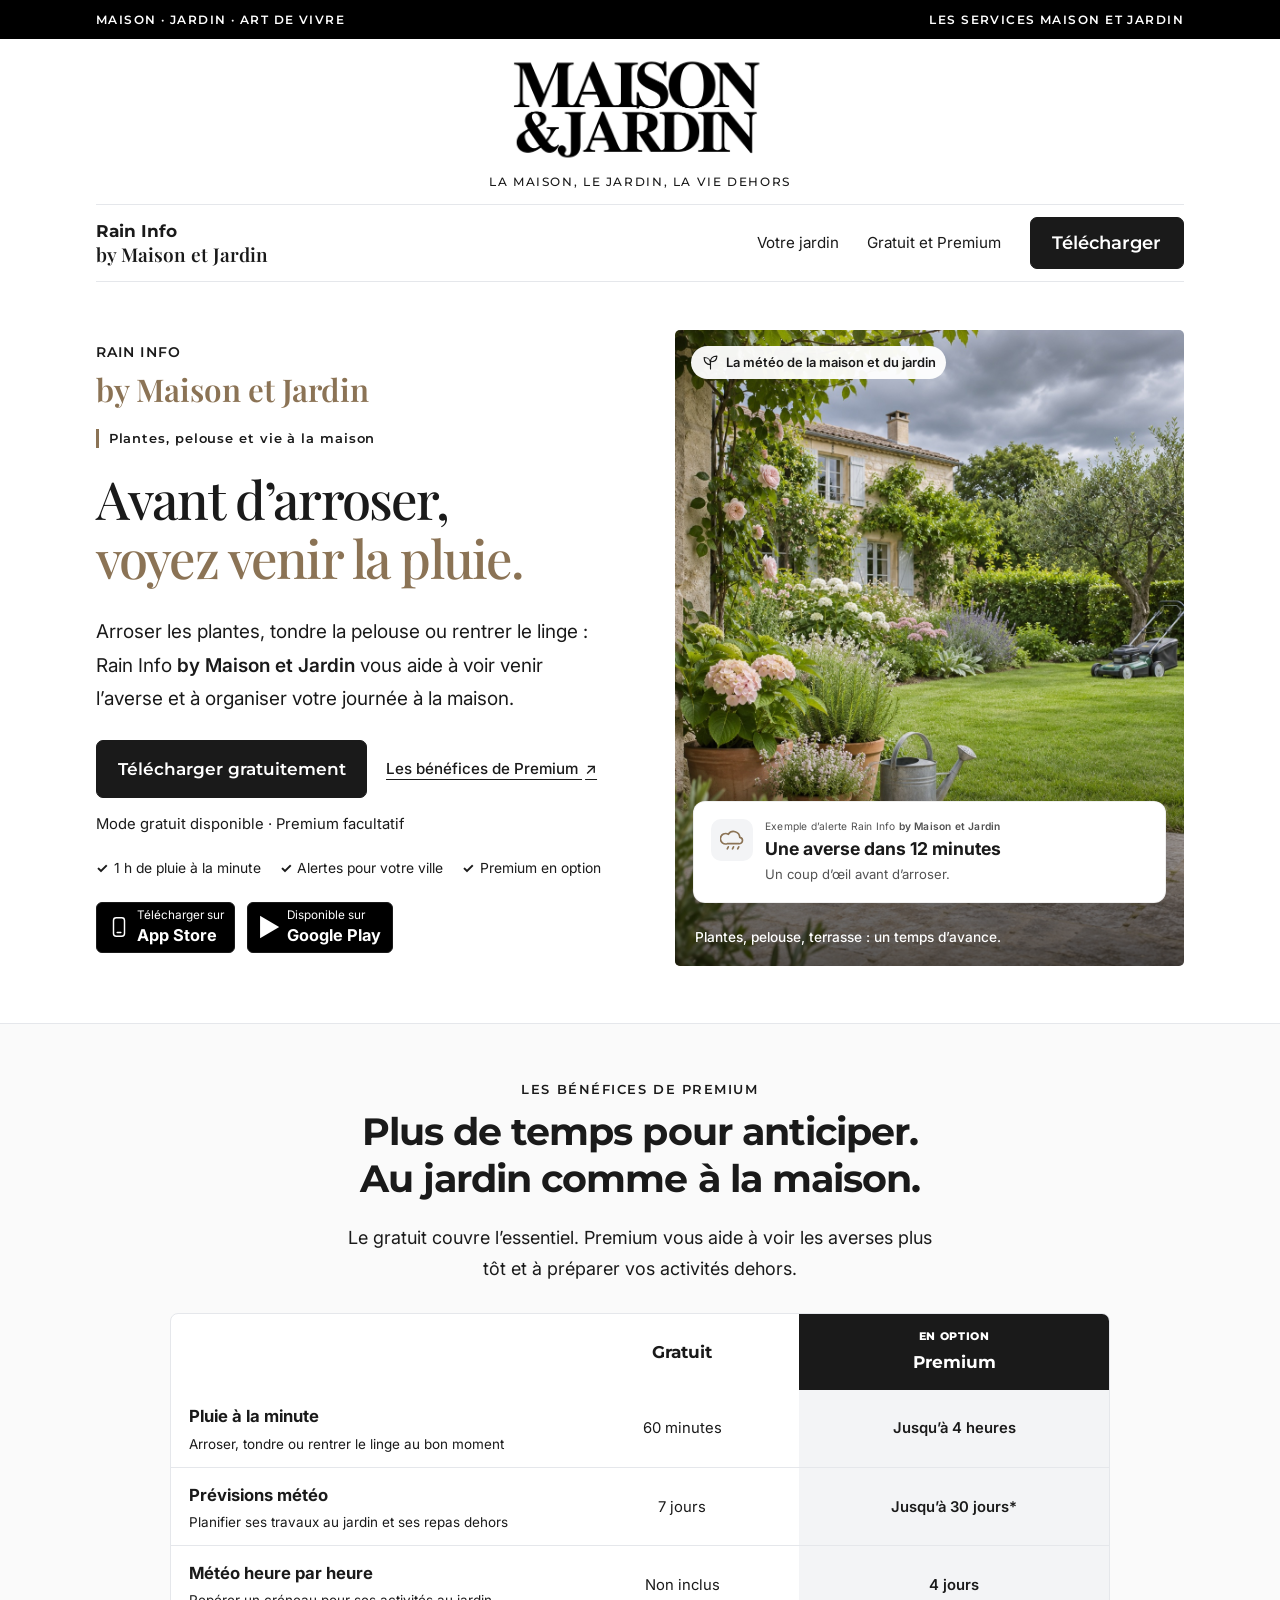
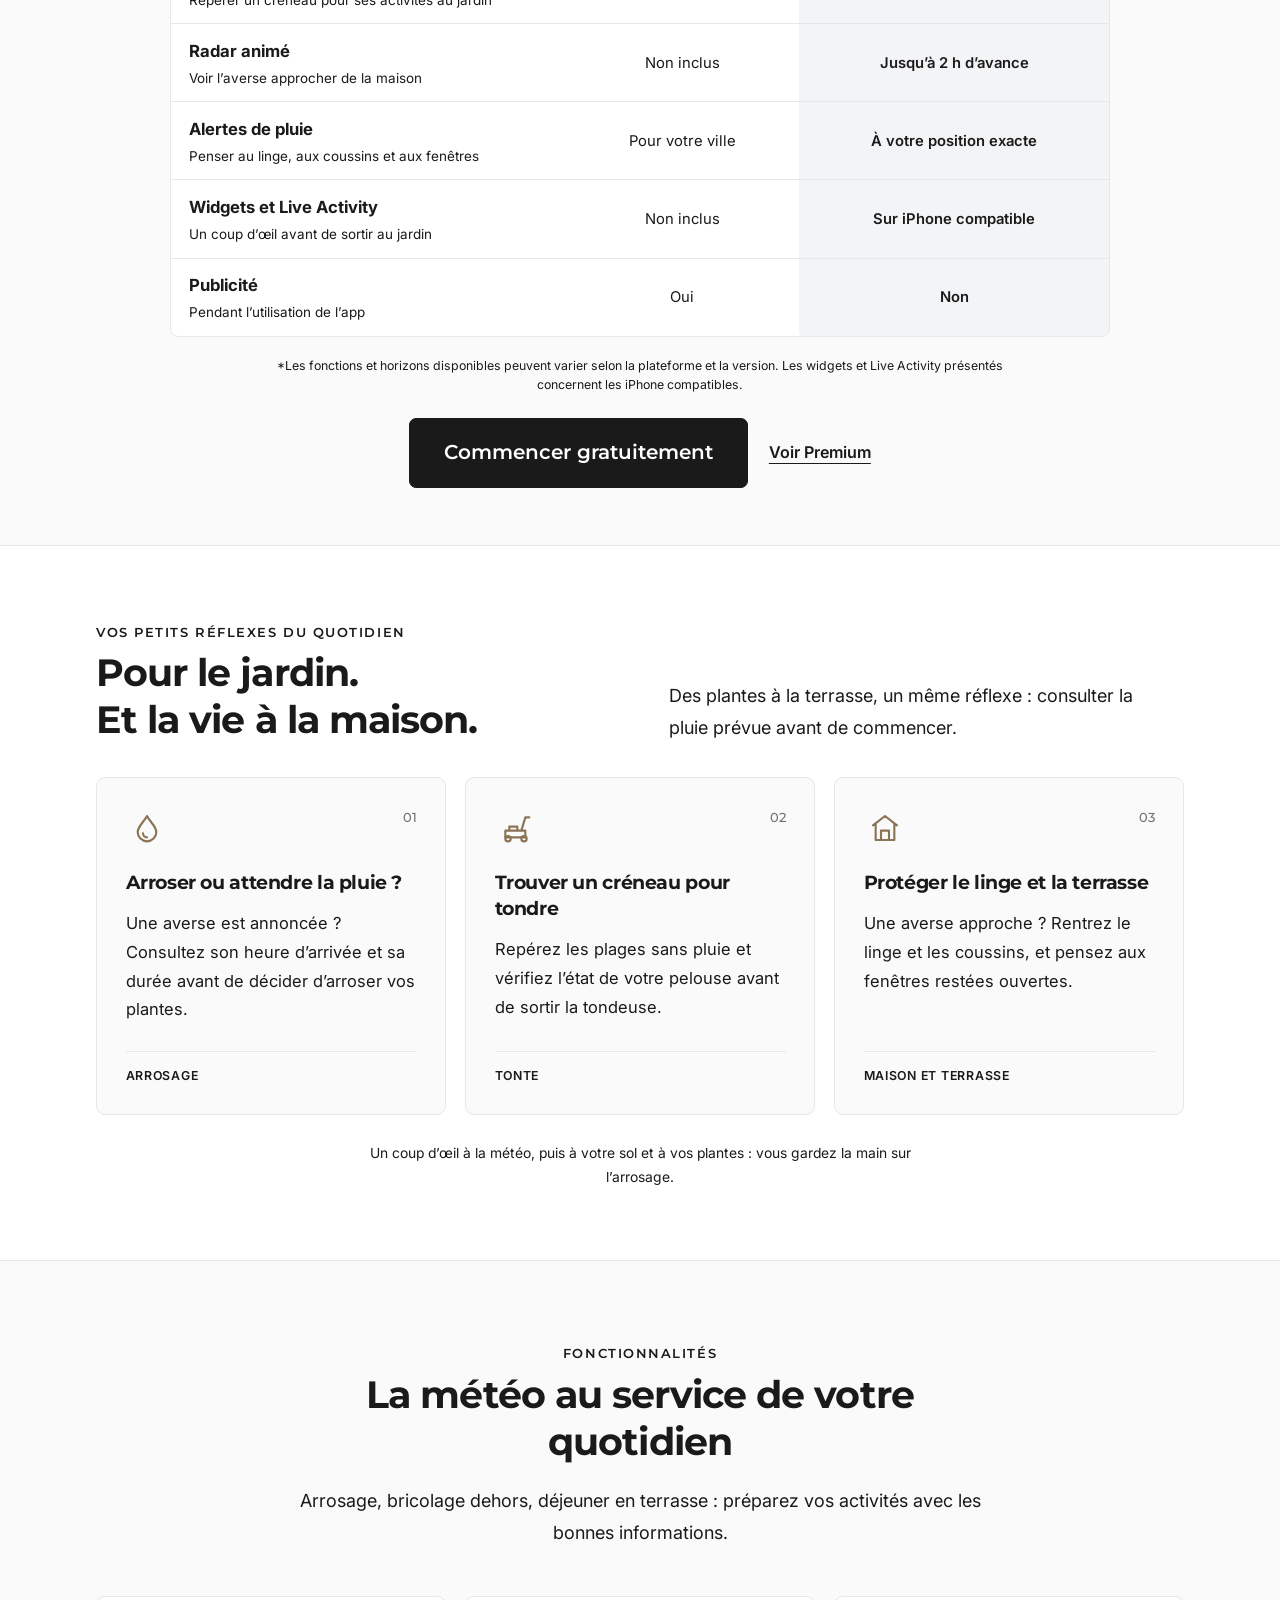
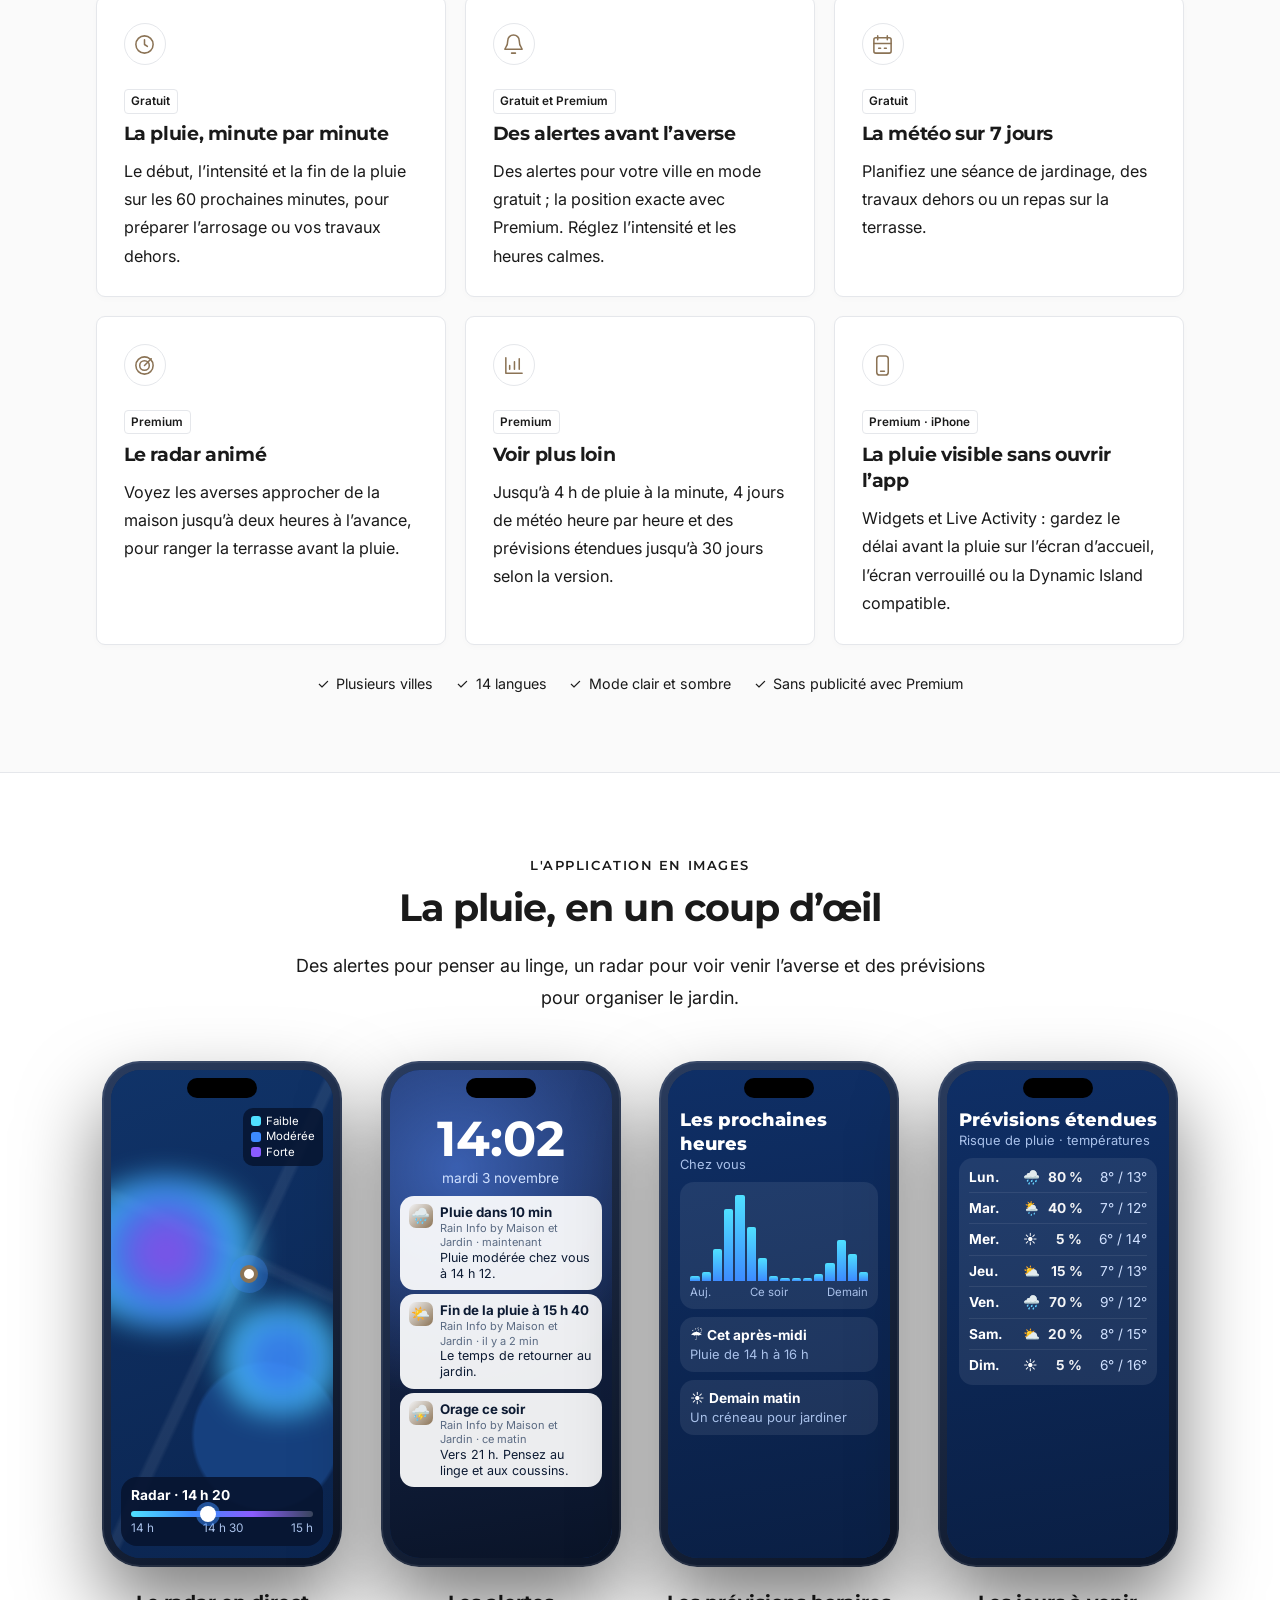
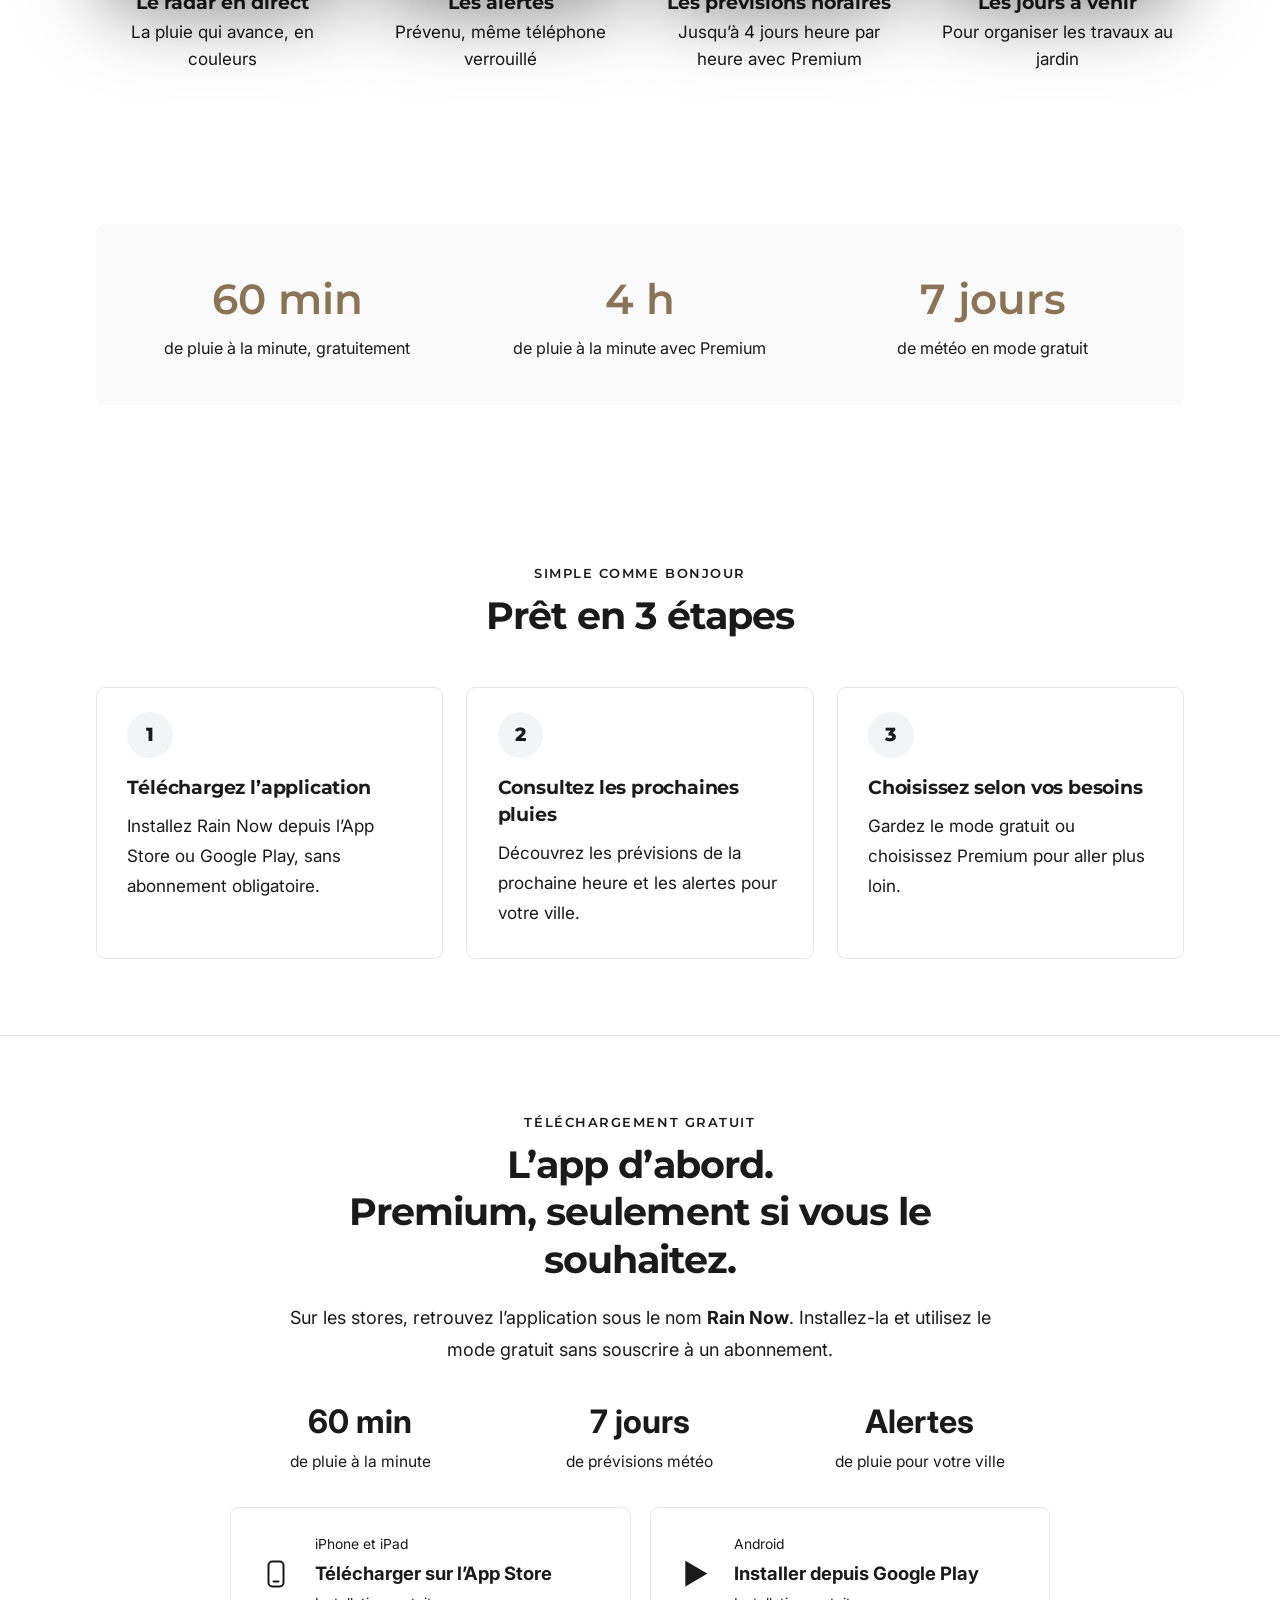
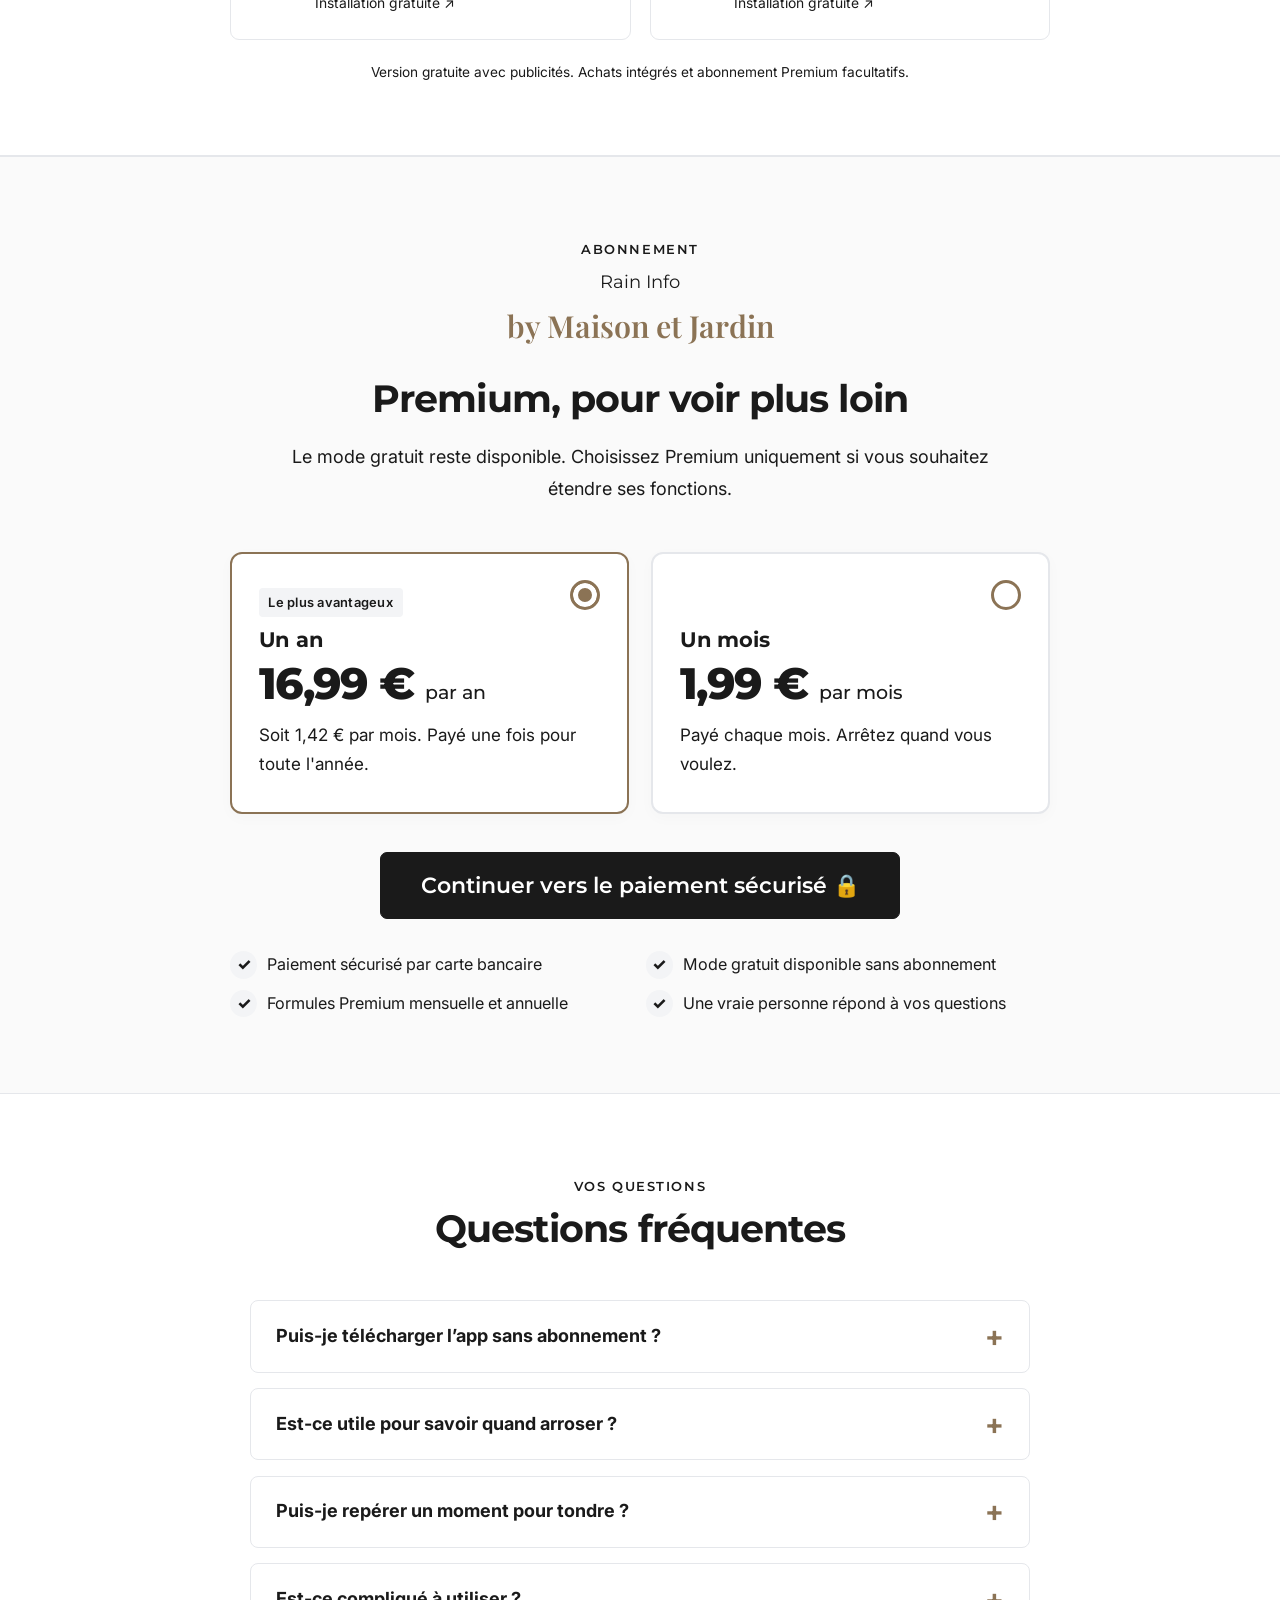
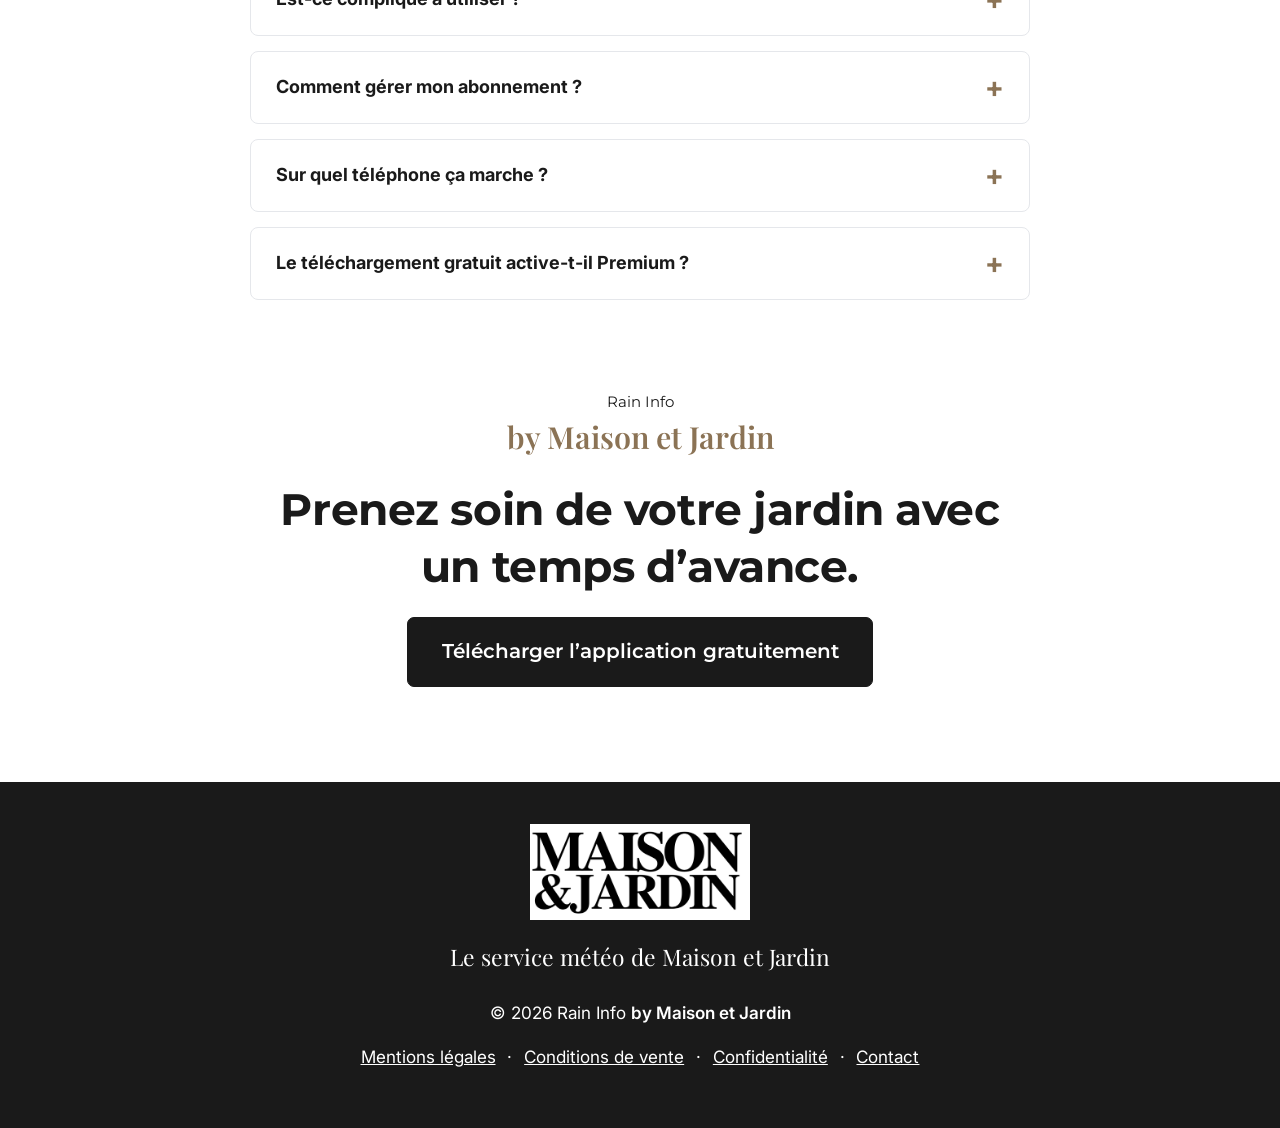
<file: index.html>
<!doctype html>
<html lang="fr" data-theme="light">
<head>
<meta charset="utf-8">
<meta name="viewport" content="width=device-width, initial-scale=1">
<meta name="robots" content="noindex">
<title>Rain Info by Maison et Jardin</title>
<meta name="description" content="Rain Info by Maison et Jardin : consultez la pluie avant d’arroser vos plantes, repérez un créneau pour tondre et organisez vos activités au jardin.">
<meta name="theme-color" content="#ffffff">
<meta name="color-scheme" content="light">
<link rel="preconnect" href="https://fonts.googleapis.com">
<link rel="preconnect" href="https://fonts.gstatic.com" crossorigin>
<link href="https://fonts.googleapis.com/css2?family=Inter:wght@400;500;600;700&family=Montserrat:wght@500;600;700&family=Playfair+Display:wght@500;600;700&display=swap" rel="stylesheet">
<style>
:root{
  --night:#0a1f44; --night2:#123a7a; --sky:#3d8bff; --sky2:#7cc4ff; --cyan:#4fe0ff;
  --bg:#f3f7fd; --surface:#ffffff; --ink:#0d1b33; --muted:#43526b; --line:#d6e2f2;
  --ok:#0f7a45; --focus:#ffb000; --rain1:#4fe0ff; --rain2:#3d8bff; --rain3:#8a5cff;
}
@media (prefers-color-scheme: dark){
  :root:not([data-theme="light"]){ --bg:#071530; --surface:#0f2550; --ink:#eef4ff; --muted:#b9c8e3; --line:#24427a; --ok:#4fd98e; }
}
:root[data-theme="dark"]{ --bg:#071530; --surface:#0f2550; --ink:#eef4ff; --muted:#b9c8e3; --line:#24427a; --ok:#4fd98e; }
*{box-sizing:border-box}
html{font-size:118.75%;scroll-behavior:smooth} /* 19px de base */
@media (prefers-reduced-motion: reduce){html{scroll-behavior:auto}*{animation:none!important;transition:none!important}}
body{margin:0;background:var(--bg);color:var(--ink);font-family:"Inter",system-ui,sans-serif;line-height:1.6;overflow-x:hidden}
h1,h2,h3{font-family:"Montserrat",system-ui,sans-serif;font-weight:800;line-height:1.15;margin:0 0 .5em;letter-spacing:-.01em}
h1{font-size:clamp(2.1rem,6vw,3.3rem)} h2{font-size:clamp(1.6rem,4vw,2.3rem)} h3{font-size:1.2rem;font-weight:700}
p{margin:0 0 1em}
:focus-visible{outline:4px solid var(--focus);outline-offset:3px;border-radius:8px}
.sr{position:absolute!important;width:1px;height:1px;overflow:hidden;clip:rect(0 0 0 0);white-space:nowrap}
.skip{position:absolute;left:-999px;top:0;background:#000;color:#fff;padding:.6em 1em;z-index:20}
.skip:focus{left:16px;top:16px}
.wrap{max-width:1120px;margin:0 auto;padding:0 16px}
.btn{display:inline-flex;align-items:center;justify-content:center;gap:.5em;border:0;border-radius:999px;
  padding:.9em 1.7em;font-family:"Montserrat",sans-serif;font-weight:800;font-size:1.05rem;text-decoration:none;cursor:pointer;min-height:58px;
  background:linear-gradient(135deg,var(--cyan),var(--sky));color:#06183a;box-shadow:0 10px 30px rgba(61,139,255,.45);transition:transform .15s}
.btn:hover{transform:translateY(-2px)}
.btn.light{background:#fff;color:var(--night);box-shadow:none}

/* ---------- En-tête + héros ---------- */
.hero{position:relative;color:#fff;background:
  radial-gradient(900px 500px at 85% 10%,rgba(79,224,255,.25),transparent 60%),
  radial-gradient(700px 500px at 0% 100%,rgba(138,92,255,.25),transparent 60%),
  linear-gradient(170deg,var(--night) 0%,var(--night2) 100%);overflow:hidden}
.hero::after{content:"";position:absolute;inset:0;pointer-events:none;opacity:.35;
  background-image:repeating-linear-gradient(105deg,transparent 0 22px,rgba(255,255,255,.12) 22px 23px);
  mask-image:linear-gradient(to bottom,#000,transparent 70%);animation:pluie 1.2s linear infinite}
@keyframes pluie{to{background-position:-24px 60px}}
nav.top{position:relative;z-index:2;display:flex;align-items:center;justify-content:space-between;padding:1em 0}
.logo{display:flex;align-items:center;gap:.55em;color:#fff;text-decoration:none;font-family:"Montserrat",sans-serif;font-weight:800;font-size:1.3rem}
.logo i{width:42px;height:42px;border-radius:12px;display:grid;place-items:center;font-style:normal;
  background:linear-gradient(135deg,var(--cyan),var(--sky));box-shadow:0 6px 18px rgba(79,224,255,.4)}
nav.top .btn{min-height:48px;padding:.6em 1.2em;font-size:.95rem}
.hero-in{position:relative;z-index:2;display:grid;gap:2.5em;align-items:center;padding:2.5em 0 4em}
@media(min-width:880px){.hero-in{grid-template-columns:1.1fr .9fr;padding:3.5em 0 5em}}
.pill{display:inline-block;background:rgba(255,255,255,.12);border:1px solid rgba(255,255,255,.25);border-radius:999px;padding:.35em 1em;font-weight:700;margin-bottom:1.1em}
.hero .lead{font-size:1.25rem;color:#d7e6ff;max-width:34ch}
.hero h1 span{background:linear-gradient(90deg,var(--cyan),var(--sky2));-webkit-background-clip:text;background-clip:text;color:transparent}
.cta-row{display:flex;flex-wrap:wrap;gap:1em;align-items:center;margin-top:1.6em}
.cta-row small{color:#c3d6f7;font-size:.95rem}

/* ---------- Téléphone ---------- */
.stores{display:flex;gap:.8em;flex-wrap:wrap;margin-top:1.4em}
.store{display:flex;align-items:center;gap:.6em;background:#000;color:#fff;border:1px solid rgba(255,255,255,.3);border-radius:12px;padding:.5em 1em;text-decoration:none;font-size:.85rem;line-height:1.2}
.store b{display:block;font-size:1.05rem}
.phone{position:relative;width:min(320px,82vw);aspect-ratio:9/19;margin:0 auto;border-radius:46px;padding:12px;
  background:linear-gradient(145deg,#2a3c5e,#0b1426);box-shadow:0 40px 80px rgba(0,0,0,.5),inset 0 0 0 2px rgba(255,255,255,.08)}
.screen{position:relative;height:100%;border-radius:36px;overflow:hidden;background:#0c2a5c}
.notch{position:absolute;top:10px;left:50%;transform:translateX(-50%);width:90px;height:24px;border-radius:20px;background:#000;z-index:5}
.map{position:absolute;inset:0;background:
  linear-gradient(115deg,transparent 48%,rgba(255,255,255,.07) 49% 51%,transparent 52%),
  linear-gradient(25deg,transparent 60%,rgba(255,255,255,.06) 61% 62%,transparent 63%),
  radial-gradient(circle at 70% 75%,#16407e 0 18%,transparent 19%),
  linear-gradient(160deg,#103368,#0b2550)}
.cloud{position:absolute;border-radius:50%;filter:blur(14px);opacity:.85;animation:drift 9s ease-in-out infinite alternate}
.c1{width:190px;height:150px;left:-40px;top:22%;background:radial-gradient(circle,var(--rain3) 0 20%,var(--rain2) 45%,var(--rain1) 70%,transparent 72%)}
.c2{width:140px;height:110px;left:45%;top:48%;background:radial-gradient(circle,var(--rain2) 0 30%,var(--rain1) 65%,transparent 68%);animation-delay:-4s}
@keyframes drift{to{transform:translate(55px,25px) scale(1.08)}}
.me{position:absolute;left:58%;top:40%;width:18px;height:18px;border-radius:50%;background:#fff;border:4px solid var(--sky);box-shadow:0 0 0 10px rgba(61,139,255,.3)}
.notif{position:absolute;left:12px;right:12px;top:46px;z-index:4;background:rgba(255,255,255,.95);color:#0d1b33;border-radius:18px;padding:.7em .8em;
  display:flex;gap:.6em;align-items:center;font-size:.8rem;line-height:1.3;box-shadow:0 10px 30px rgba(0,0,0,.35);animation:pop 4s ease-in-out infinite}
.notif i{flex:none;width:34px;height:34px;border-radius:9px;display:grid;place-items:center;font-style:normal;background:linear-gradient(135deg,var(--cyan),var(--sky))}
@keyframes pop{0%,8%{transform:translateY(-130%);opacity:0}15%,85%{transform:none;opacity:1}100%{transform:translateY(-130%);opacity:0}}
.sheet{position:absolute;left:0;right:0;bottom:0;z-index:4;background:rgba(7,21,48,.88);backdrop-filter:blur(8px);color:#fff;border-radius:24px 24px 0 0;padding:1em 1em 1.2em}
.sheet b{font-family:"Montserrat",sans-serif;font-size:1.05rem}
.sheet small{display:block;color:#a9c1ea;font-size:.75rem}
.chart{display:flex;align-items:flex-end;gap:3px;height:60px;margin-top:.7em}
.chart span{flex:1;border-radius:3px 3px 0 0;background:linear-gradient(to top,var(--rain2),var(--rain1))}
.chart-x{display:flex;justify-content:space-between;font-size:.65rem;color:#a9c1ea;margin-top:.3em}

/* ---------- Sections ---------- */
section{padding:4em 0}
.kicker{display:inline-block;color:var(--sky);font-weight:700;text-transform:uppercase;letter-spacing:.08em;font-size:.85rem;margin-bottom:.6em}
.center{text-align:center;max-width:720px;margin:0 auto 2.5em}
.center p{color:var(--muted);font-size:1.1rem}
.feat{display:grid;gap:1.2em}
@media(min-width:720px){.feat{grid-template-columns:repeat(2,1fr)}}
@media(min-width:1000px){.feat{grid-template-columns:repeat(3,1fr)}}
.card{background:var(--surface);border:1px solid var(--line);border-radius:24px;padding:1.6em;box-shadow:0 8px 30px rgba(13,40,90,.06)}
.card .ico{width:58px;height:58px;border-radius:16px;display:grid;place-items:center;font-size:1.7rem;margin-bottom:.8em;background:linear-gradient(135deg,rgba(79,224,255,.25),rgba(61,139,255,.25))}
.card p{color:var(--muted);margin:0}
.big-num{font-family:"Montserrat",sans-serif;font-weight:800;font-size:1.6rem;color:var(--sky)}

.band{background:linear-gradient(135deg,var(--night),var(--night2));color:#fff;border-radius:32px;padding:2.4em 1.6em;display:grid;gap:1.6em;text-align:center}
@media(min-width:720px){.band{grid-template-columns:repeat(3,1fr);padding:2.8em}}
.band b{display:block;font-family:"Montserrat",sans-serif;font-size:2.4rem;font-weight:800;background:linear-gradient(90deg,var(--cyan),var(--sky2));-webkit-background-clip:text;background-clip:text;color:transparent}
.band span{color:#cfe0ff}

.steps{display:grid;gap:1.2em;counter-reset:s}
@media(min-width:820px){.steps{grid-template-columns:repeat(3,1fr)}}
.step{counter-increment:s;position:relative;padding-top:3.4em}
.step::before{content:counter(s);position:absolute;top:1.3em;left:1.6em;width:2.4em;height:2.4em;border-radius:50%;display:grid;place-items:center;
  background:linear-gradient(135deg,var(--cyan),var(--sky));color:#06183a;font-weight:800;font-family:"Montserrat",sans-serif}
.step.card{padding-top:4.6em}

/* Comparatif */
.cmp-wrap{max-width:860px;margin:0 auto;border-radius:28px;background:var(--surface);border:1px solid var(--line);box-shadow:0 20px 50px rgba(13,40,90,.10);padding:.6em}
table.cmp{width:100%;border-collapse:separate;border-spacing:0;table-layout:fixed}
table.cmp col.c-feat{width:50%} table.cmp col.c-free,table.cmp col.c-pro{width:25%}
table.cmp th,table.cmp td{padding:1em .6em;text-align:center;vertical-align:middle;border-bottom:1px solid var(--line)}
table.cmp tbody tr:last-child th,table.cmp tbody tr:last-child td{border-bottom:0}
table.cmp th[scope=row]{text-align:left;font-weight:700;font-size:1.02rem;padding-left:1em}
table.cmp th[scope=row] span{display:block;font-weight:400;font-size:.88rem;color:var(--muted)}
table.cmp thead td{border-bottom:0}
table.cmp thead th{border-bottom:0;padding-top:1.2em;font-family:"Montserrat",sans-serif;font-size:1.05rem}
table.cmp thead th.free{color:var(--muted)}
table.cmp .pro{background:linear-gradient(180deg,rgba(79,224,255,.16),rgba(61,139,255,.16))}
table.cmp thead th.pro{border-radius:20px 20px 0 0;color:var(--ink)}
table.cmp thead th.pro em{display:block;font-style:normal;font-size:.75rem;font-weight:800;text-transform:uppercase;letter-spacing:.06em;color:var(--sky);margin-bottom:.2em}
table.cmp tbody tr:last-child td.pro{border-radius:0 0 20px 20px}
.mk{display:inline-grid;place-items:center;width:2.1em;height:2.1em;border-radius:50%;font-weight:800;font-size:1.05rem}
.mk.y{background:linear-gradient(135deg,var(--cyan),var(--sky));color:#06183a;box-shadow:0 6px 16px rgba(61,139,255,.35)}
.mk.n{background:var(--bg);color:var(--muted);border:2px solid var(--line)}
.lim{display:inline-block;font-size:.85rem;font-weight:700;color:var(--muted);background:var(--bg);border-radius:999px;padding:.25em .7em}
.cmp-cta{text-align:center;margin-top:1.8em}
@media(max-width:560px){
  table.cmp col.c-feat{width:46%} table.cmp col.c-free,table.cmp col.c-pro{width:27%}
  table.cmp th[scope=row]{padding-left:.6em;font-size:.95rem}
  table.cmp th[scope=row] span{display:none}
  table.cmp thead th{font-size:.76rem;padding-left:.1em;padding-right:.1em;letter-spacing:-.01em}
  table.cmp thead th.pro em{font-size:.6rem;letter-spacing:.02em}
  .lim{font-size:.75rem;padding:.25em .5em;white-space:nowrap}
}
.y{color:var(--ok);font-weight:700}.n{color:var(--muted)}

/* Formules */
#abonnement{background:linear-gradient(170deg,var(--night),var(--night2));color:#fff}
#abonnement .center p{color:#cfe0ff}
.plans{display:grid;gap:1.2em;max-width:820px;margin:0 auto}
@media(min-width:720px){.plans{grid-template-columns:1fr 1fr}}
.plan{position:relative;display:block;cursor:pointer;border-radius:26px;padding:1.8em 1.6em;background:rgba(255,255,255,.07);border:3px solid rgba(255,255,255,.18);transition:border-color .15s,background .15s}
.plan:has(input:checked){border-color:var(--cyan);background:rgba(79,224,255,.12)}
.plan:has(input:focus-visible){outline:4px solid var(--focus);outline-offset:3px}
.plan input{position:absolute;opacity:0;pointer-events:none}
.plan .check{position:absolute;top:1.4em;right:1.4em;width:30px;height:30px;border-radius:50%;border:3px solid rgba(255,255,255,.5)}
.plan:has(input:checked) .check{border-color:var(--cyan);background:var(--cyan);box-shadow:inset 0 0 0 5px var(--night)}
.badge{display:inline-block;background:linear-gradient(90deg,var(--cyan),var(--sky2));color:#06183a;border-radius:999px;padding:.2em .9em;font-size:.85rem;font-weight:800;margin-bottom:.8em}
.price{font-family:"Montserrat",sans-serif;font-weight:800;font-size:2.6rem;line-height:1}
.price small{font-size:1rem;font-weight:500;color:#cfe0ff}
.plan p{color:#cfe0ff;margin:.8em 0 0}
.pay{text-align:center;margin-top:2em}
.pay .btn{width:100%;max-width:520px;font-size:1.15rem;min-height:64px}
.reassure{list-style:none;padding:0;margin:2em auto 0;max-width:820px;display:grid;gap:.7em}
@media(min-width:720px){.reassure{grid-template-columns:1fr 1fr}}
.reassure li{display:flex;gap:.6em;align-items:center;color:#e3eeff}
.reassure li::before{content:"✓";flex:none;width:1.7em;height:1.7em;border-radius:50%;display:grid;place-items:center;background:rgba(79,224,255,.2);color:var(--cyan);font-weight:800}

/* FAQ */
.faq{max-width:780px;margin:0 auto}
details{background:var(--surface);border:1px solid var(--line);border-radius:18px;padding:1.1em 1.3em;margin-bottom:.8em}
summary{cursor:pointer;font-weight:700;font-size:1.08rem;list-style:none;display:flex;justify-content:space-between;gap:1em}
summary::after{content:"+";font-size:1.5rem;line-height:1;color:var(--sky)}
details[open] summary::after{content:"–"}
details p{margin:.8em 0 0;color:var(--muted)}

.final{text-align:center}
footer{padding:2.4em 0;border-top:1px solid var(--line);color:var(--muted);font-size:.9rem;text-align:center}
footer a{color:var(--muted);margin:0 .4em}


/* ---------- Galerie d'écrans ---------- */
.shots{background:linear-gradient(170deg,#eaf2ff,var(--bg))}
@media (prefers-color-scheme: dark){:root:not([data-theme="light"]) .shots{background:linear-gradient(170deg,#0c2149,var(--bg))}}
:root[data-theme="dark"] .shots{background:linear-gradient(170deg,#0c2149,var(--bg))}
.gallery{display:grid;grid-template-columns:repeat(4,1fr);gap:1.4em;align-items:start}
.shot{margin:0;text-align:center}
.shot figcaption{margin-top:1em;font-weight:700;font-family:"Montserrat",sans-serif;font-size:1.02rem}
.shot figcaption span{display:block;font-family:"Inter",sans-serif;font-weight:400;color:var(--muted);font-size:.9rem}
.mini{width:100%;max-width:240px;border-radius:38px;padding:9px}
.mini .screen{border-radius:30px;color:#fff;font-size:.72rem;line-height:1.35;text-align:left}
.mini .notch{width:70px;height:20px;top:8px}
.scr-pad{position:absolute;inset:0;padding:38px 12px 12px;display:flex;flex-direction:column;gap:8px;background:linear-gradient(170deg,#0f2f66,#0a1f44)}
.scr-h{font-family:"Montserrat",sans-serif;font-weight:800;font-size:.95rem}
.scr-s{color:#a9c1ea;font-size:.68rem}
.tile{background:rgba(255,255,255,.08);border-radius:14px;padding:9px 10px}
.timeline{position:absolute;left:10px;right:10px;bottom:12px;z-index:4;background:rgba(7,21,48,.9);border-radius:16px;padding:9px 10px}
.timeline .track{height:6px;border-radius:3px;background:linear-gradient(90deg,var(--rain1),var(--rain2),var(--rain3),rgba(255,255,255,.2));margin:7px 0 4px;position:relative}
.timeline .track i{position:absolute;left:38%;top:-5px;width:16px;height:16px;border-radius:50%;background:#fff;box-shadow:0 0 0 4px rgba(61,139,255,.5)}
.timeline .lbl{display:flex;justify-content:space-between;color:#a9c1ea;font-size:.62rem}
.legend{position:absolute;top:38px;right:10px;z-index:4;background:rgba(7,21,48,.85);border-radius:10px;padding:6px 8px;font-size:.6rem}
.legend span{display:flex;align-items:center;gap:5px}
.legend span::before{content:"";width:10px;height:10px;border-radius:3px;background:var(--c)}
.hours{display:flex;align-items:flex-end;gap:2px;height:90px}
.hours span{flex:1;border-radius:2px 2px 0 0;background:linear-gradient(to top,var(--rain2),var(--rain1))}
.hlbl{display:flex;justify-content:space-between;color:#a9c1ea;font-size:.6rem;margin-top:4px}
.row{display:flex;align-items:center;justify-content:space-between;gap:6px;padding:6px 0;border-bottom:1px solid rgba(255,255,255,.08)}
.row:last-child{border-bottom:0}
.row .d{width:3.6em;font-weight:700}
.row .p{color:var(--cyan);font-weight:700;width:2.8em;text-align:right}
.row .t{color:#cfe0ff;width:4.4em;text-align:right}
.lock{position:absolute;inset:0;background:radial-gradient(circle at 30% 20%,#3a5fb0,transparent 55%),linear-gradient(170deg,#1b2f5e,#0a1428);padding:44px 10px 12px;display:flex;flex-direction:column;gap:7px}
.lock .clock{text-align:center;font-family:"Montserrat",sans-serif;font-weight:700;font-size:2.6rem;line-height:1;margin-bottom:2px}
.lock .date{text-align:center;color:#cfe0ff;font-size:.72rem;margin-bottom:8px}
.nt{background:rgba(255,255,255,.92);color:#0d1b33;border-radius:14px;padding:8px 9px;display:flex;gap:7px;align-items:flex-start;font-size:.66rem;line-height:1.3}
.nt i{flex:none;width:24px;height:24px;border-radius:7px;display:grid;place-items:center;font-style:normal;font-size:.8rem;background:linear-gradient(135deg,var(--cyan),var(--sky))}
.nt b{font-size:.7rem}
.nt small{display:block;color:#5a6a82;font-size:.58rem}
@media(max-width:999px){
  .gallery{display:flex;overflow-x:auto;scroll-snap-type:x mandatory;gap:1em;padding:0 16px 1em;margin:0 -16px;-webkit-overflow-scrolling:touch;scrollbar-width:none}
  .gallery::-webkit-scrollbar{display:none}
  .shot{flex:0 0 62%;max-width:250px;scroll-snap-align:center}
  .swipe{display:block!important}
}
.swipe{display:none;text-align:center;color:var(--muted);font-size:.9rem;margin-top:.4em}

/* ---------- Optimisation mobile ---------- */
.sticky-cta{display:none}
@media(max-width:879px){
  html{font-size:112.5%}
  section{padding:2.8em 0}
  .center{margin-bottom:1.8em}
  .hero-in{gap:1.8em;padding:1.2em 0 2.6em;text-align:center}
  .hero .lead{margin-left:auto;margin-right:auto}
  .cta-row{justify-content:center;flex-direction:column;gap:.6em}
  .cta-row .btn{width:100%;max-width:420px}
  .stores{justify-content:center}
  .phone{width:min(250px,68vw);border-radius:38px;padding:10px}
  .screen{border-radius:30px}
  .notif{top:40px;font-size:.72rem}
  .sheet b{font-size:.92rem;white-space:nowrap}
  .band{grid-template-columns:repeat(3,1fr);gap:.5em}
  .band b{font-size:1.3rem;white-space:nowrap}
  .band span{font-size:.78rem;line-height:1.3;display:block}
  .card{padding:1.3em;border-radius:20px}
  .feat .card{display:grid;grid-template-columns:auto 1fr;column-gap:1em;align-items:start}
  .feat .card .ico{grid-row:span 2;margin:0;width:52px;height:52px}
  .feat .card h3{margin-bottom:.25em}
  .band{border-radius:24px;padding:1.6em 1em;gap:1.1em}
  .band b{font-size:2rem}
  .step.card{padding-top:1.3em;padding-left:4.4em}
  .step::before{top:1.2em;left:1.1em}
  .plan{padding:1.4em 1.2em}
  .price{font-size:2.2rem}
  .reassure{padding:0 .2em}
  .final h2{font-size:1.5rem}
  body{padding-bottom:84px}
  .sticky-cta{display:flex;position:fixed;left:0;right:0;bottom:0;z-index:30;gap:.8em;align-items:center;justify-content:space-between;
    padding:.7em 16px calc(.7em + env(safe-area-inset-bottom));background:rgba(10,31,68,.96);backdrop-filter:blur(8px);color:#fff;
    box-shadow:0 -8px 24px rgba(0,0,0,.25);transition:transform .25s}
  .sticky-cta.hide{transform:translateY(110%)}
  .sticky-cta span{font-size:.9rem;line-height:1.25}
  .sticky-cta b{display:block;font-size:1.05rem}
  .sticky-cta .btn{min-height:52px;padding:.6em 1.3em;font-size:1rem;flex:none}
}
@media(max-width:380px){ nav.top .btn{display:none} }
</style>
<link rel="stylesheet" href="assets/brand.css">
<link rel="stylesheet" href="assets/garden.css">
<link rel="stylesheet" href="assets/freemium.css">
</head>
<body class="edition-maison">
<a class="skip" href="#contenu">Aller au contenu</a>

<header class="hero">
  <div class="magazine-bar"><div class="wrap"><span>Maison · Jardin · Art de vivre</span><span>Les services Maison et Jardin</span></div></div>
  <div class="magazine-masthead">
    <img class="publisher-logo masthead-logo" src="assets/maison-et-jardin.png" width="300" height="130" alt="Maison et Jardin">
    <p>La maison, le jardin, la vie dehors</p>
  </div>
  <div class="wrap">
    <nav class="top" aria-label="Navigation principale">
      <a class="service-name" href="#" aria-label="Rain Info by Maison et Jardin, accueil">Rain Info <span>by Maison et Jardin</span></a>
      <div class="service-navigation">
        <a href="#t-jardin">Votre jardin</a>
        <a href="#comparatif">Gratuit et Premium</a>
        <a class="btn" href="#telecharger">Télécharger</a>
      </div>
    </nav>
    <div class="hero-in">
      <div class="hero-copy">
        <p class="hero-brand">Rain Info <span>by Maison et Jardin</span></p>
        <span class="pill">Plantes, pelouse et vie à la maison</span>
        <h1>Avant d’arroser,<br><span>voyez venir la pluie.</span></h1>
        <p class="lead">Arroser les plantes, tondre la pelouse ou rentrer le linge : Rain Info <span class="brand-by">by Maison et Jardin</span> vous aide à voir venir l’averse et à organiser votre journée à la maison.</p>
        <div class="cta-row">
          <a class="btn" href="#telecharger">Télécharger gratuitement</a>
          <a class="hero-secondary" href="#comparatif">Les bénéfices de Premium <span aria-hidden="true">↗</span></a>
        </div>
        <p class="hero-price">Mode gratuit disponible · Premium facultatif</p>
        <ul class="hero-benefits"><li>1 h de pluie à la minute</li><li>Alertes pour votre ville</li><li>Premium en option</li></ul>
        <div class="stores" aria-label="Télécharger gratuitement Rain Now">
          <a class="store" data-store="ios" href="https://apps.apple.com/app/id6535656223" target="_blank" rel="noopener noreferrer"><span aria-hidden="true"><svg width="24" height="24" viewBox="0 0 24 24" fill="none" stroke="currentColor" stroke-width="1.6" stroke-linecap="round" stroke-linejoin="round" aria-hidden="true"><rect x="6" y="2" width="12" height="20" rx="3"/><path d="M10 18h4"/></svg></span><span>Télécharger sur<b>App Store</b></span></a>
          <a class="store" data-store="android" href="https://play.google.com/store/apps/details?id=com.raintoday.rainalerts" target="_blank" rel="noopener noreferrer"><span aria-hidden="true" style="font-size:1.3rem">▶</span><span>Disponible sur<b>Google Play</b></span></a>
        </div>
      </div>
      <figure class="garden-visual">
        <img class="garden-photo" src="assets/jardin-avant-pluie-v1.jpg" width="1122" height="1402" alt="Un jardin fleuri avec des plantes en pots, un arrosoir et une tondeuse près de la pelouse, sous un ciel annonçant la pluie." fetchpriority="high" decoding="async">
        <div class="photo-label"><svg width="24" height="24" viewBox="0 0 24 24" fill="none" stroke="currentColor" stroke-width="1.6" stroke-linecap="round" stroke-linejoin="round" aria-hidden="true"><path d="M12 21V11m0 4C5 15 3 11 3 5c7 0 9 3 9 10m0-4c0-5 3-8 9-8 0 5-2 8-9 8"/></svg> La météo de la maison et du jardin</div>
        <div class="weather-alert">
          <span class="weather-alert-icon"><svg width="24" height="24" viewBox="0 0 24 24" fill="none" stroke="currentColor" stroke-width="1.6" stroke-linecap="round" stroke-linejoin="round" aria-hidden="true"><path d="M7 16a5 5 0 1 1 1-9 6 6 0 0 1 11 3 3 3 0 0 1-1 6H7"/><path d="m8 19-1 2m6-2-1 2m6-2-1 2"/></svg></span>
          <div><span class="alert-eyebrow">Exemple d’alerte Rain Info <span class="brand-by">by Maison et Jardin</span></span><strong>Une averse dans 12 minutes</strong><p>Un coup d’œil avant d’arroser.</p></div>
        </div>
        <figcaption>Plantes, pelouse, terrasse : un temps d’avance.</figcaption>
      </figure>
    </div>
  </div>
</header>

<main id="contenu">
  <section class="garden-comparison" id="comparatif" aria-labelledby="t-avantages">
    <div class="wrap">
      <div class="center">
        <span class="kicker">Les bénéfices de Premium</span>
        <h2 id="t-avantages">Plus de temps pour anticiper.<br>Au jardin comme à la maison.</h2>
        <p>Le gratuit couvre l’essentiel. Premium vous aide à voir les averses plus tôt et à préparer vos activités dehors.</p>
      </div>
      <div class="cmp-wrap">
        <table class="cmp">
          <caption class="sr">Comparaison entre le mode gratuit et Premium de Rain Info by Maison et Jardin</caption>
          <colgroup><col class="c-feat"><col class="c-free"><col class="c-pro"></colgroup>
          <thead><tr><td></td><th scope="col" class="free">Gratuit</th><th scope="col" class="pro"><em>En option</em>Premium</th></tr></thead>
          <tbody>
            <tr><th scope="row">Pluie à la minute<span>Arroser, tondre ou rentrer le linge au bon moment</span></th><td><span class="compare-value">60 minutes</span></td><td class="pro"><span class="compare-value">Jusqu’à 4 heures</span></td></tr>
            <tr><th scope="row">Prévisions météo<span>Planifier ses travaux au jardin et ses repas dehors</span></th><td><span class="compare-value">7 jours</span></td><td class="pro"><span class="compare-value">Jusqu’à 30 jours*</span></td></tr>
            <tr><th scope="row">Météo heure par heure<span>Repérer un créneau pour ses activités au jardin</span></th><td><span class="compare-value">Non inclus</span></td><td class="pro"><span class="compare-value">4 jours</span></td></tr>
            <tr><th scope="row">Radar animé<span>Voir l’averse approcher de la maison</span></th><td><span class="compare-value">Non inclus</span></td><td class="pro"><span class="compare-value">Jusqu’à 2 h d’avance</span></td></tr>
            <tr><th scope="row">Alertes de pluie<span>Penser au linge, aux coussins et aux fenêtres</span></th><td><span class="compare-value">Pour votre ville</span></td><td class="pro"><span class="compare-value">À votre position exacte</span></td></tr>
            <tr><th scope="row">Widgets et Live Activity<span>Un coup d’œil avant de sortir au jardin</span></th><td><span class="compare-value">Non inclus</span></td><td class="pro"><span class="compare-value">Sur iPhone compatible</span></td></tr>
            <tr><th scope="row">Publicité<span>Pendant l’utilisation de l’app</span></th><td><span class="compare-value">Oui</span></td><td class="pro"><span class="compare-value">Non</span></td></tr>
          </tbody>
        </table>
      </div>
      <p class="comparison-note">*Les fonctions et horizons disponibles peuvent varier selon la plateforme et la version. Les widgets et Live Activity présentés concernent les iPhone compatibles.</p>
      <div class="cmp-cta"><a class="btn" href="#telecharger">Commencer gratuitement</a> <a class="free-secondary" href="#abonnement">Voir Premium</a></div>
    </div>
  </section>

  <section class="garden-section" aria-labelledby="t-jardin">
    <div class="wrap">
      <div class="garden-heading">
        <div><span class="kicker">Vos petits réflexes du quotidien</span><h2 id="t-jardin">Pour le jardin.<br>Et la vie à la maison.</h2></div>
        <p>Des plantes à la terrasse, un même réflexe : consulter la pluie prévue avant de commencer.</p>
      </div>
      <div class="garden-grid">
        <article class="garden-card"><span class="garden-index" aria-hidden="true">01</span><span class="garden-icon"><svg width="24" height="24" viewBox="0 0 24 24" fill="none" stroke="currentColor" stroke-width="1.6" stroke-linecap="round" stroke-linejoin="round" aria-hidden="true"><path d="M12 3C10 7 5 11 5 15a7 7 0 0 0 14 0c0-4-5-8-7-12Z"/><path d="M9 16a3 3 0 0 0 3 3"/></svg></span><h3>Arroser ou attendre la pluie ?</h3><p>Une averse est annoncée ? Consultez son heure d’arrivée et sa durée avant de décider d’arroser vos plantes.</p><span class="garden-tag">Arrosage</span></article>
        <article class="garden-card"><span class="garden-index" aria-hidden="true">02</span><span class="garden-icon"><svg width="24" height="24" viewBox="0 0 24 24" fill="none" stroke="currentColor" stroke-width="1.6" stroke-linecap="round" stroke-linejoin="round" aria-hidden="true"><path d="M4 14h15v5H4zM16 14l3-10h3M7 14v-3h6v3"/><circle cx="6" cy="20" r="2"/><circle cx="18" cy="20" r="2"/></svg></span><h3>Trouver un créneau pour tondre</h3><p>Repérez les plages sans pluie et vérifiez l’état de votre pelouse avant de sortir la tondeuse.</p><span class="garden-tag">Tonte</span></article>
        <article class="garden-card"><span class="garden-index" aria-hidden="true">03</span><span class="garden-icon"><svg width="24" height="24" viewBox="0 0 24 24" fill="none" stroke="currentColor" stroke-width="1.6" stroke-linecap="round" stroke-linejoin="round" aria-hidden="true"><path d="m3 10 9-7 9 7M5 9v12h14V9M9 21v-7h6v7"/></svg></span><h3>Protéger le linge et la terrasse</h3><p>Une averse approche ? Rentrez le linge et les coussins, et pensez aux fenêtres restées ouvertes.</p><span class="garden-tag">Maison et terrasse</span></article>
      </div>
      <p class="garden-note">Un coup d’œil à la météo, puis à votre sol et à vos plantes : vous gardez la main sur l’arrosage.</p>
    </div>
  </section>

  <section class="features-section" aria-labelledby="t-fonc">
    <div class="wrap">
      <div class="center">
        <span class="kicker">Fonctionnalités</span>
        <h2 id="t-fonc">La météo au service de votre quotidien</h2>
        <p>Arrosage, bricolage dehors, déjeuner en terrasse : préparez vos activités avec les bonnes informations.</p>
      </div>
      <div class="feat">
        <div class="card"><div class="ico" aria-hidden="true"><svg width="24" height="24" viewBox="0 0 24 24" fill="none" stroke="currentColor" stroke-width="1.6" stroke-linecap="round" stroke-linejoin="round" aria-hidden="true"><circle cx="12" cy="12" r="9"/><path d="M12 7v5l3 2"/></svg></div><span class="feature-tier">Gratuit</span><h3>La pluie, minute par minute</h3><p>Le début, l’intensité et la fin de la pluie sur les 60 prochaines minutes, pour préparer l’arrosage ou vos travaux dehors.</p></div>
        <div class="card"><div class="ico" aria-hidden="true"><svg width="24" height="24" viewBox="0 0 24 24" fill="none" stroke="currentColor" stroke-width="1.6" stroke-linecap="round" stroke-linejoin="round" aria-hidden="true"><path d="M18 8a6 6 0 0 0-12 0c0 7-3 7-3 9h18c0-2-3-2-3-9"/><path d="M10 21h4"/></svg></div><span class="feature-tier">Gratuit et Premium</span><h3>Des alertes avant l’averse</h3><p>Des alertes pour votre ville en mode gratuit ; la position exacte avec Premium. Réglez l’intensité et les heures calmes.</p></div>
        <div class="card"><div class="ico" aria-hidden="true"><svg width="24" height="24" viewBox="0 0 24 24" fill="none" stroke="currentColor" stroke-width="1.6" stroke-linecap="round" stroke-linejoin="round" aria-hidden="true"><rect x="3" y="5" width="18" height="16" rx="2"/><path d="M7 3v4m10-4v4M3 11h18m-13 5h2m4 0h2"/></svg></div><span class="feature-tier">Gratuit</span><h3>La météo sur 7 jours</h3><p>Planifiez une séance de jardinage, des travaux dehors ou un repas sur la terrasse.</p></div>
        <div class="card"><div class="ico" aria-hidden="true"><svg width="24" height="24" viewBox="0 0 24 24" fill="none" stroke="currentColor" stroke-width="1.6" stroke-linecap="round" stroke-linejoin="round" aria-hidden="true"><circle cx="12" cy="12" r="9"/><circle cx="12" cy="12" r="5"/><path d="m12 12 7-7"/></svg></div><span class="feature-tier">Premium</span><h3>Le radar animé</h3><p>Voyez les averses approcher de la maison jusqu’à deux heures à l’avance, pour ranger la terrasse avant la pluie.</p></div>
        <div class="card"><div class="ico" aria-hidden="true"><svg width="24" height="24" viewBox="0 0 24 24" fill="none" stroke="currentColor" stroke-width="1.6" stroke-linecap="round" stroke-linejoin="round" aria-hidden="true"><path d="M4 4v16h17M8 16v-4m5 4V8m5 8V5"/></svg></div><span class="feature-tier">Premium</span><h3>Voir plus loin</h3><p>Jusqu’à 4 h de pluie à la minute, 4 jours de météo heure par heure et des prévisions étendues jusqu’à 30 jours selon la version.</p></div>
        <div class="card"><div class="ico" aria-hidden="true"><svg width="24" height="24" viewBox="0 0 24 24" fill="none" stroke="currentColor" stroke-width="1.6" stroke-linecap="round" stroke-linejoin="round" aria-hidden="true"><rect x="6" y="2" width="12" height="20" rx="3"/><path d="M10 18h4"/></svg></div><span class="feature-tier">Premium · iPhone</span><h3>La pluie visible sans ouvrir l’app</h3><p>Widgets et Live Activity : gardez le délai avant la pluie sur l’écran d’accueil, l’écran verrouillé ou la Dynamic Island compatible.</p></div>
      </div>
      <ul class="supporting-features"><li>Plusieurs villes</li><li>14 langues</li><li>Mode clair et sombre</li><li>Sans publicité avec Premium</li></ul>
    </div>
  </section>

  <section class="shots" aria-labelledby="t-shots">
    <div class="wrap">
      <div class="center">
        <span class="kicker">L'application en images</span>
        <h2 id="t-shots">La pluie, en un coup d’œil</h2>
        <p>Des alertes pour penser au linge, un radar pour voir venir l’averse et des prévisions pour organiser le jardin.</p>
      </div>
      <div class="gallery">

        <figure class="shot">
          <div class="phone mini" role="img" aria-label="Écran radar : carte avec les zones de pluie colorées selon leur force et une barre pour voir l'évolution dans l'heure.">
            <div class="screen" aria-hidden="true">
              <div class="notch"></div>
              <div class="map"></div>
              <div class="cloud c1"></div>
              <div class="cloud c2"></div>
              <div class="me"></div>
              <div class="legend"><span style="--c:var(--rain1)">Faible</span><span style="--c:var(--rain2)">Modérée</span><span style="--c:var(--rain3)">Forte</span></div>
              <div class="timeline"><b>Radar · 14 h 20</b><div class="track"><i></i></div><div class="lbl"><span>14 h</span><span>14 h 30</span><span>15 h</span></div></div>
            </div>
          </div>
          <figcaption>Le radar en direct<span>La pluie qui avance, en couleurs</span></figcaption>
        </figure>

        <figure class="shot">
          <div class="phone mini" role="img" aria-label="Écran de verrouillage avec trois notifications Rain Info by Maison et Jardin : pluie dans 10 minutes, fin de la pluie à 15 h 40, orage prévu ce soir.">
            <div class="screen" aria-hidden="true">
              <div class="notch"></div>
              <div class="lock">
                <div class="clock">14:02</div>
                <div class="date">mardi 3 novembre</div>
                <div class="nt"><i>🌧️</i><div><b>Pluie dans 10 min</b><small>Rain Info <span class="brand-by">by Maison et Jardin</span> · maintenant</small>Pluie modérée chez vous à 14 h 12.</div></div>
                <div class="nt"><i>🌤️</i><div><b>Fin de la pluie à 15 h 40</b><small>Rain Info <span class="brand-by">by Maison et Jardin</span> · il y a 2 min</small>Le temps de retourner au jardin.</div></div>
                <div class="nt"><i>⛈️</i><div><b>Orage ce soir</b><small>Rain Info <span class="brand-by">by Maison et Jardin</span> · ce matin</small>Vers 21 h. Pensez au linge et aux coussins.</div></div>
              </div>
            </div>
          </div>
          <figcaption>Les alertes<span>Prévenu, même téléphone verrouillé</span></figcaption>
        </figure>

        <figure class="shot">
          <div class="phone mini" role="img" aria-label="Écran des prévisions horaires : graphique de pluie heure par heure et résumé : pluie cet après-midi, sec demain matin.">
            <div class="screen" aria-hidden="true">
              <div class="notch"></div>
              <div class="scr-pad">
                <div><div class="scr-h">Les prochaines heures</div><div class="scr-s">Chez vous</div></div>
                <div class="tile">
                  <div class="hours">
                    <span style="height:5%"></span><span style="height:10%"></span><span style="height:35%"></span><span style="height:80%"></span><span style="height:95%"></span><span style="height:60%"></span><span style="height:25%"></span><span style="height:5%"></span><span style="height:3%"></span><span style="height:3%"></span><span style="height:3%"></span><span style="height:8%"></span><span style="height:20%"></span><span style="height:45%"></span><span style="height:30%"></span><span style="height:10%"></span>
                  </div>
                  <div class="hlbl"><span>Auj.</span><span>Ce soir</span><span>Demain</span></div>
                </div>
                <div class="tile">☔ <b>Cet après-midi</b><br><span class="scr-s">Pluie de 14 h à 16 h</span></div>
                <div class="tile">☀️ <b>Demain matin</b><br><span class="scr-s">Un créneau pour jardiner</span></div>
              </div>
            </div>
          </div>
          <figcaption>Les prévisions horaires<span>Jusqu’à 4 jours heure par heure avec Premium</span></figcaption>
        </figure>

        <figure class="shot">
          <div class="phone mini" role="img" aria-label="Écran des prévisions étendues : liste des jours avec icône météo, risque de pluie et températures.">
            <div class="screen" aria-hidden="true">
              <div class="notch"></div>
              <div class="scr-pad">
                <div><div class="scr-h">Prévisions étendues</div><div class="scr-s">Risque de pluie · températures</div></div>
                <div class="tile" style="padding:4px 10px">
                  <div class="row"><span class="d">Lun.</span><span>🌧️</span><span class="p">80 %</span><span class="t">8° / 13°</span></div>
                  <div class="row"><span class="d">Mar.</span><span>🌦️</span><span class="p">40 %</span><span class="t">7° / 12°</span></div>
                  <div class="row"><span class="d">Mer.</span><span>☀️</span><span class="p">5 %</span><span class="t">6° / 14°</span></div>
                  <div class="row"><span class="d">Jeu.</span><span>⛅</span><span class="p">15 %</span><span class="t">7° / 13°</span></div>
                  <div class="row"><span class="d">Ven.</span><span>🌧️</span><span class="p">70 %</span><span class="t">9° / 12°</span></div>
                  <div class="row"><span class="d">Sam.</span><span>⛅</span><span class="p">20 %</span><span class="t">8° / 15°</span></div>
                  <div class="row"><span class="d">Dim.</span><span>☀️</span><span class="p">5 %</span><span class="t">6° / 16°</span></div>
                </div>
              </div>
            </div>
          </div>
          <figcaption>Les jours à venir<span>Pour organiser les travaux au jardin</span></figcaption>
        </figure>

      </div>
      <p class="swipe" aria-hidden="true">← Faites glisser pour voir les autres écrans →</p>
    </div>
  </section>

  <section aria-label="Rain Info by Maison et Jardin en chiffres">
    <div class="wrap">
      <div class="band">
        <div><b>60 min</b><span>de pluie à la minute, gratuitement</span></div>
        <div><b>4 h</b><span>de pluie à la minute avec Premium</span></div>
        <div><b>7 jours</b><span>de météo en mode gratuit</span></div>
      </div>
    </div>
  </section>

  <section aria-labelledby="t-comment">
    <div class="wrap">
      <div class="center">
        <span class="kicker">Simple comme bonjour</span>
        <h2 id="t-comment">Prêt en 3 étapes</h2>
      </div>
      <div class="steps">
        <div class="card step"><h3>Téléchargez l’application</h3><p>Installez Rain Now depuis l’App Store ou Google Play, sans abonnement obligatoire.</p></div>
        <div class="card step"><h3>Consultez les prochaines pluies</h3><p>Découvrez les prévisions de la prochaine heure et les alertes pour votre ville.</p></div>
        <div class="card step"><h3>Choisissez selon vos besoins</h3><p>Gardez le mode gratuit ou choisissez Premium pour aller plus loin.</p></div>
      </div>
    </div>
  </section>




  <section class="download-section" id="telecharger" aria-labelledby="t-download">
    <div class="wrap">
      <div class="center"><span class="kicker">Téléchargement gratuit</span><h2 id="t-download">L’app d’abord.<br>Premium, seulement si vous le souhaitez.</h2><p>Sur les stores, retrouvez l’application sous le nom <strong>Rain Now</strong>. Installez-la et utilisez le mode gratuit sans souscrire à un abonnement.</p></div>
      <div class="free-included"><span><strong>60 min</strong>de pluie à la minute</span><span><strong>7 jours</strong>de prévisions météo</span><span><strong>Alertes</strong>de pluie pour votre ville</span></div>
      <div class="download-platforms">
        <a class="download-platform" data-store="ios" href="https://apps.apple.com/app/id6535656223" target="_blank" rel="noopener noreferrer"><span class="download-platform-icon"><svg width="24" height="24" viewBox="0 0 24 24" fill="none" stroke="currentColor" stroke-width="1.6" stroke-linecap="round" stroke-linejoin="round" aria-hidden="true"><rect x="6" y="2" width="12" height="20" rx="3"/><path d="M10 18h4"/></svg></span><span><small>iPhone et iPad</small><strong>Télécharger sur l’App Store</strong><span>Installation gratuite <span aria-hidden="true">↗</span></span></span></a>
        <a class="download-platform" data-store="android" href="https://play.google.com/store/apps/details?id=com.raintoday.rainalerts" target="_blank" rel="noopener noreferrer"><span class="download-platform-icon" aria-hidden="true">▶</span><span><small>Android</small><strong>Installer depuis Google Play</strong><span>Installation gratuite <span aria-hidden="true">↗</span></span></span></a>
      </div>
      <p class="download-note">Version gratuite avec publicités. Achats intégrés et abonnement Premium facultatifs.</p>
    </div>
  </section>

  <section id="abonnement" aria-labelledby="t-abo">
    <div class="wrap">
      <div class="center">
        <span class="kicker">Abonnement</span>
        <p class="section-signature">Rain Info <strong>by Maison et Jardin</strong></p>
        <h2 id="t-abo">Premium, pour voir plus loin</h2>
        <p>Le mode gratuit reste disponible. Choisissez Premium uniquement si vous souhaitez étendre ses fonctions.</p>
      </div>
      <form id="pay-form">
        <fieldset style="border:0;padding:0;margin:0">
          <legend style="position:absolute;left:-9999px">Formule d'abonnement</legend>
          <div class="plans">
            <label class="plan">
              <input type="radio" name="plan" value="annuel" checked>
              <span class="check" aria-hidden="true"></span>
              <span class="badge">Le plus avantageux</span>
              <h3>Un an</h3>
              <div class="price">16,99 € <small>par an</small></div>
              <p>Soit 1,42 € par mois. Payé une fois pour toute l'année.</p>
            </label>
            <label class="plan">
              <input type="radio" name="plan" value="mensuel">
              <span class="check" aria-hidden="true"></span>
              <span class="badge" style="visibility:hidden" aria-hidden="true">-</span>
              <h3>Un mois</h3>
              <div class="price">1,99 € <small>par mois</small></div>
              <p>Payé chaque mois. Arrêtez quand vous voulez.</p>
            </label>
          </div>
        </fieldset>
        <div class="pay">
          <button class="btn" type="submit">Continuer vers le paiement sécurisé 🔒</button>
                  </div>
      </form>
      <ul class="reassure">
        <li>Paiement sécurisé par carte bancaire</li>
        <li>Mode gratuit disponible sans abonnement</li>
        <li>Formules Premium mensuelle et annuelle</li>
        <li>Une vraie personne répond à vos questions</li>
      </ul>
    </div>
  </section>

  <section aria-labelledby="t-faq">
    <div class="wrap">
      <div class="center"><span class="kicker">Vos questions</span><h2 id="t-faq">Questions fréquentes</h2></div>
      <div class="faq">
        <details><summary>Puis-je télécharger l’app sans abonnement ?</summary><p>Oui. Téléchargez Rain Now depuis l’App Store ou Google Play et utilisez son mode gratuit. Premium est facultatif et peut être choisi séparément.</p></details>
        <details><summary>Est-ce utile pour savoir quand arroser ?</summary><p>Consultez l’heure d’arrivée et la durée prévue de la pluie avant de décider d’arroser. Les prévisions vous aident à vous organiser ; les besoins de vos plantes et l’état du sol restent à prendre en compte.</p></details>
        <details><summary>Puis-je repérer un moment pour tondre ?</summary><p>Le radar et les prévisions permettent de repérer un créneau sans pluie. Vérifiez aussi l’état de la pelouse et les conditions de votre jardin avant de sortir la tondeuse.</p></details>
        <details><summary>Est-ce compliqué à utiliser ?</summary><p>Non. Une fois installé, Rain Info <span class="brand-by">by Maison et Jardin</span> fonctionne tout seul. Vous recevez simplement un message quand la pluie approche.</p></details>
        <details><summary>Comment gérer mon abonnement ?</summary><p>Pour un abonnement acheté dans l’app, utilisez les réglages d’abonnement de votre App Store ou de Google Play. Pour une souscription sur le site, suivez les indications reçues lors de la souscription.</p></details>
        <details><summary>Sur quel téléphone ça marche ?</summary><p>Sur iPhone et Android. Certaines fonctions, notamment les widgets et Live Activity sur iPhone, dépendent de la plateforme et de la version.</p></details>
        <details><summary>Le téléchargement gratuit active-t-il Premium ?</summary><p>Non. Le téléchargement donne accès au mode gratuit. Un abonnement Premium nécessite une souscription distincte avec ses conditions et son prix affichés avant validation.</p></details>
      </div>
    </div>
  </section>

  <section class="final" style="padding-top:0">
    <div class="wrap">
      <p class="section-signature">Rain Info <strong>by Maison et Jardin</strong></p>
      <h2>Prenez soin de votre jardin avec un temps d’avance.</h2>
      <p><a class="btn" href="#telecharger">Télécharger l’application gratuitement</a></p>
    </div>
  </section>
</main>

<div class="sticky-cta" id="sticky" aria-hidden="false">
  <span><b>L’app gratuite</b>Premium facultatif</span>
  <a class="btn" href="#telecharger">Installer</a>
</div>
<footer>
  <div class="wrap">
    <img class="publisher-logo footer-publisher" src="assets/maison-et-jardin.png" width="220" height="96" alt="Maison et Jardin" loading="lazy">
    <p class="footer-signature">Le service météo de Maison et Jardin</p>
    <p>© 2026 Rain Info <span class="brand-by">by Maison et Jardin</span></p>
    <p><a href="#">Mentions légales</a> · <a href="#">Conditions de vente</a> · <a href="#">Confidentialité</a> · <a href="#">Contact</a></p>
  </div>
</footer>

<script>
/* Le bouton mène à la page de paiement avec la formule choisie */
document.getElementById("pay-form").addEventListener("submit", function (e) {
  e.preventDefault();
  const plan = new FormData(this).get("plan");
  window.location.href = "paiement.html?plan=" + encodeURIComponent(plan);
});

/* Barre « S'abonner » mobile : masquée en haut de page et sur la section des formules */
(function(){
  var bar=document.getElementById("sticky"), hero=document.querySelector(".hero"), abo=document.getElementById("abonnement");
  if(!bar||!("IntersectionObserver" in window)) return;
  var heroVis=true, aboVis=false;
  function upd(){ var h=heroVis||aboVis; bar.classList.toggle("hide",h); bar.setAttribute("aria-hidden",h?"true":"false");
    bar.querySelector("a").tabIndex=h?-1:0; }
  new IntersectionObserver(function(e){heroVis=e[0].isIntersecting;upd();},{threshold:.15}).observe(hero);
  new IntersectionObserver(function(e){aboVis=e[0].isIntersecting;upd();},{threshold:.1}).observe(abo);
  upd();
})();
</script>
</body>
</html>
</file>
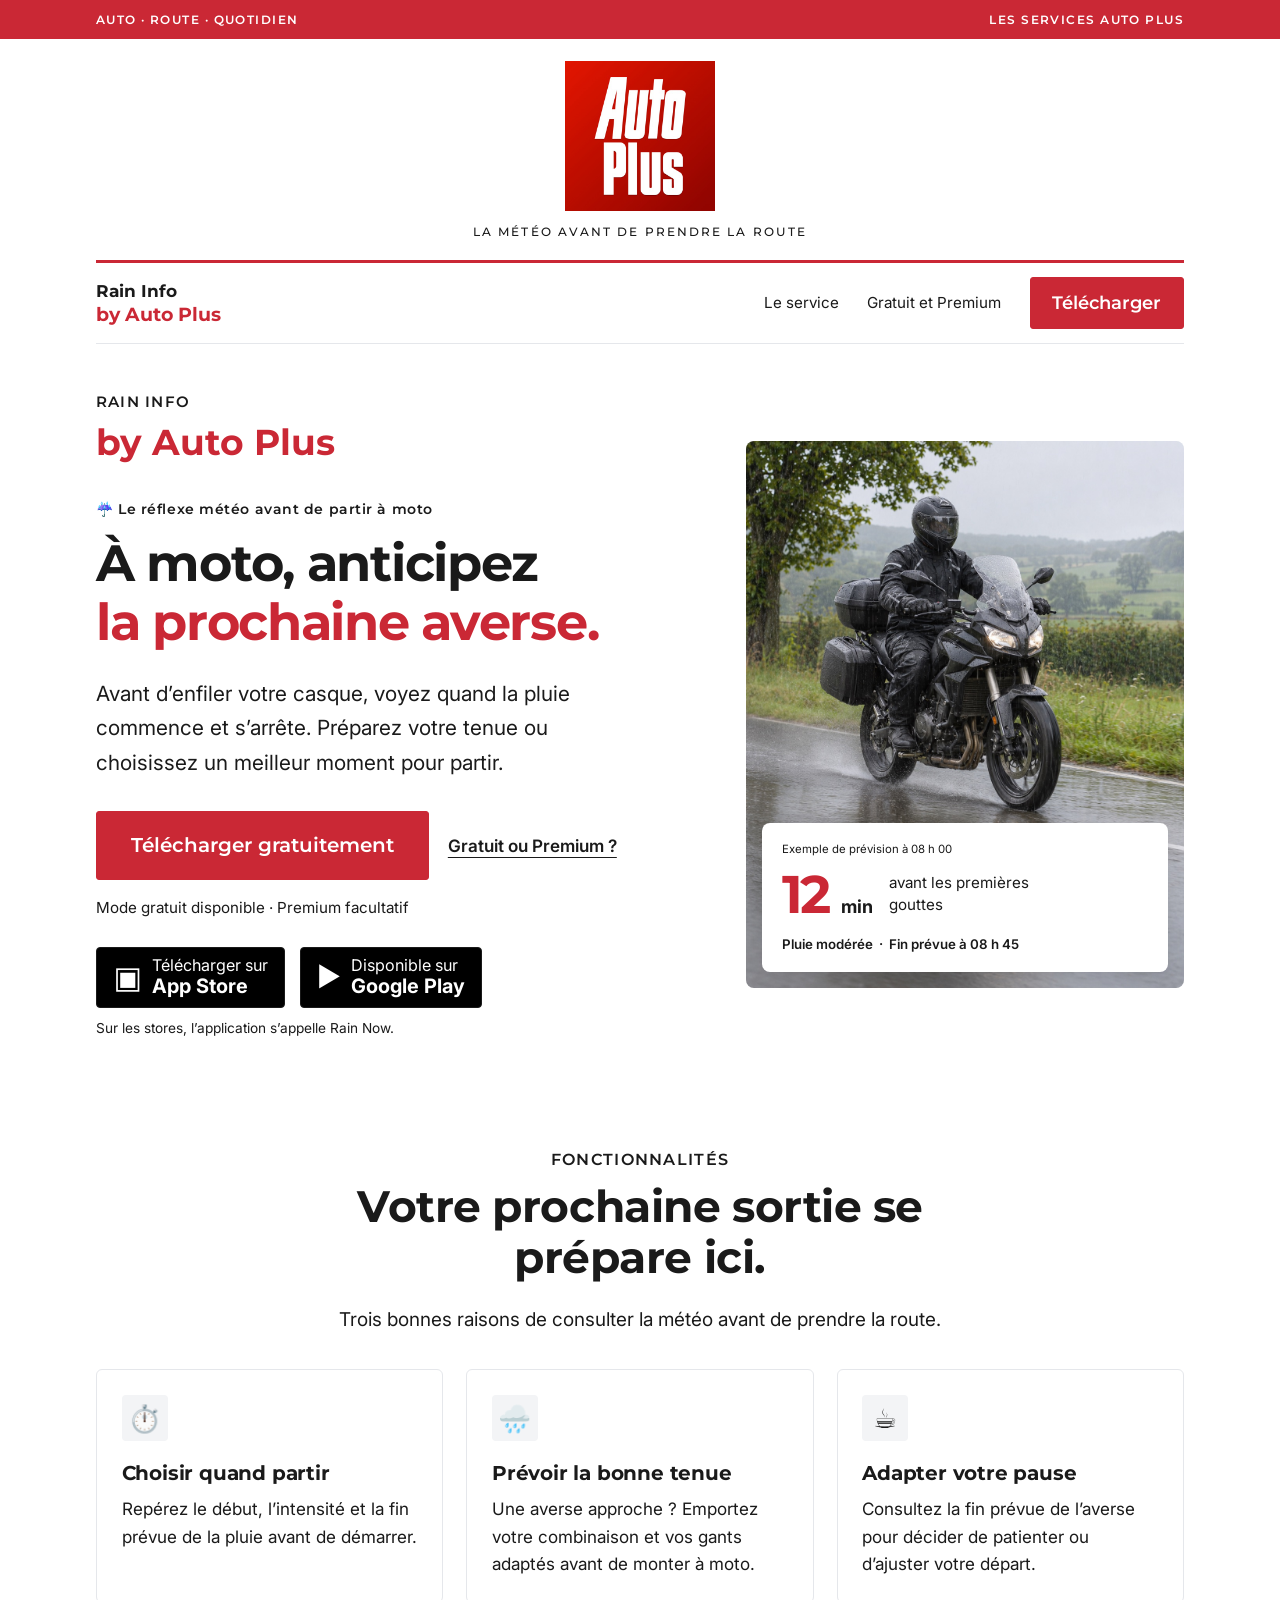
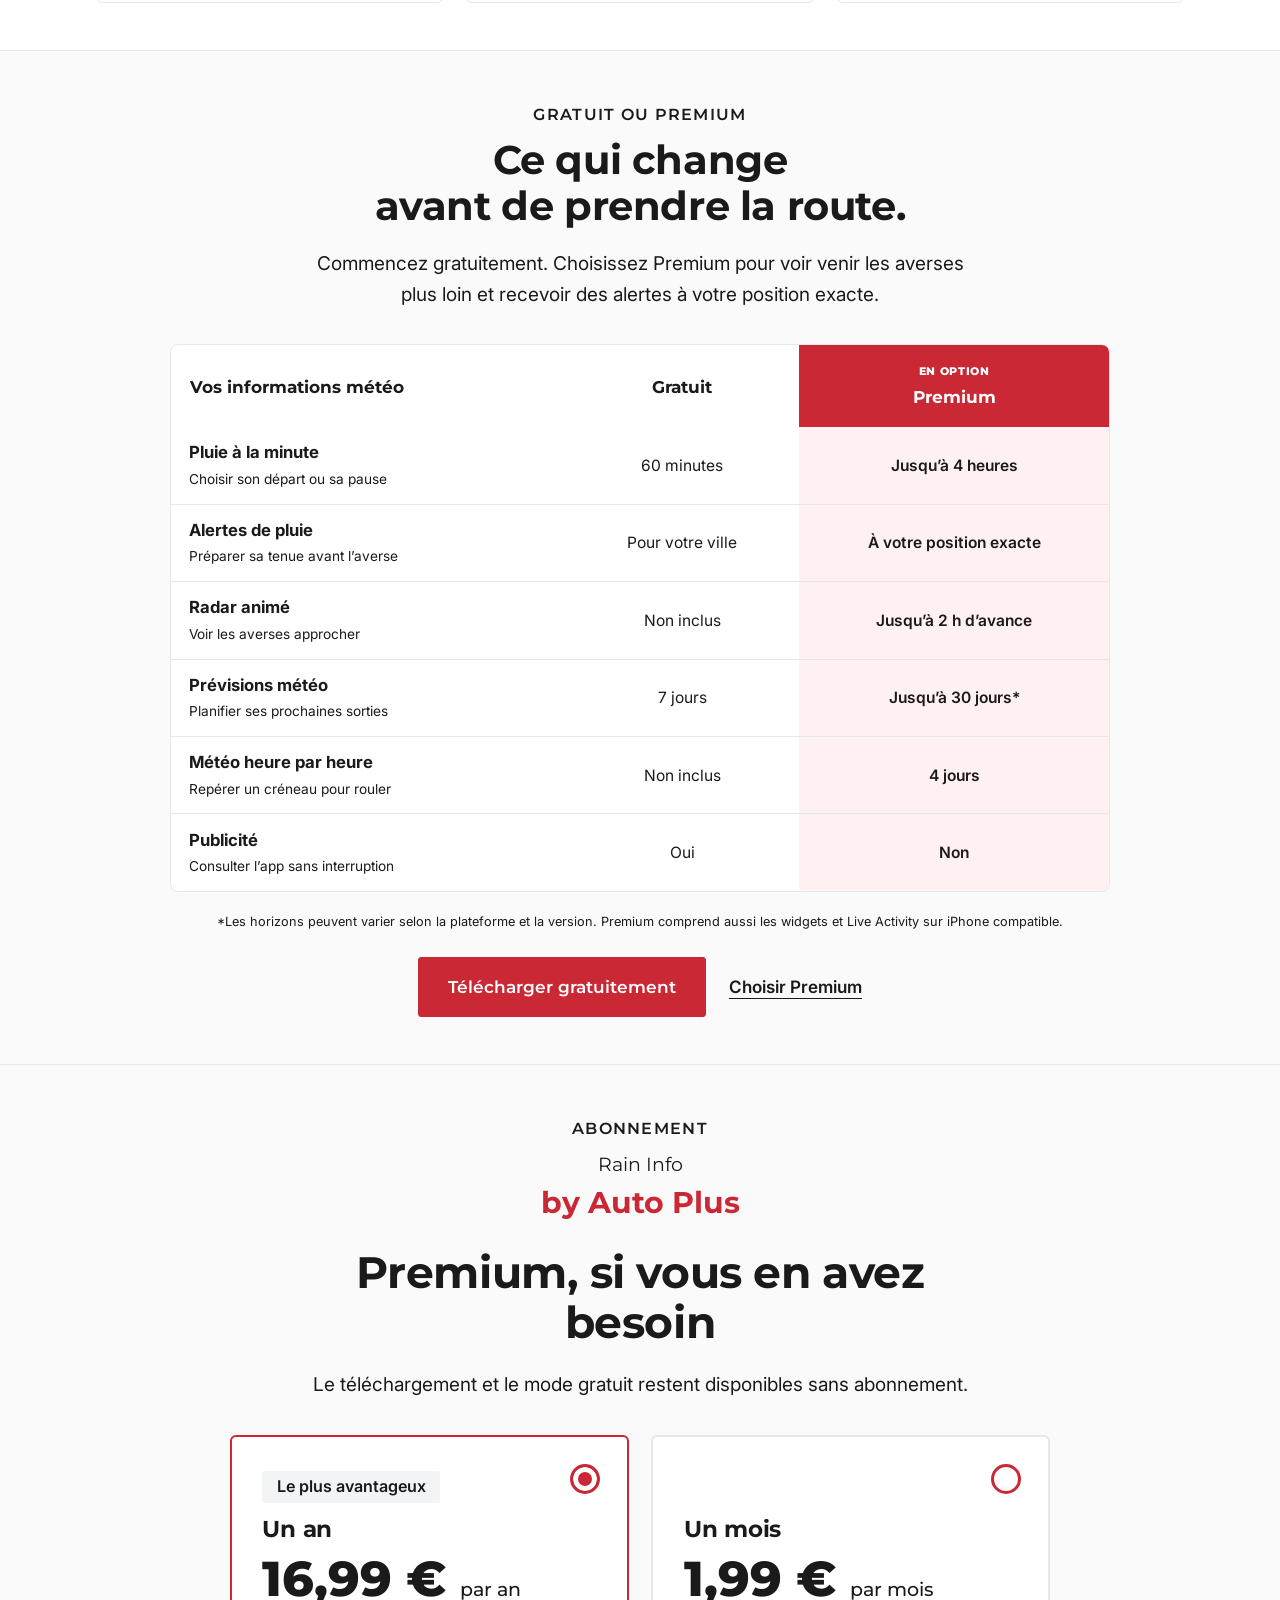
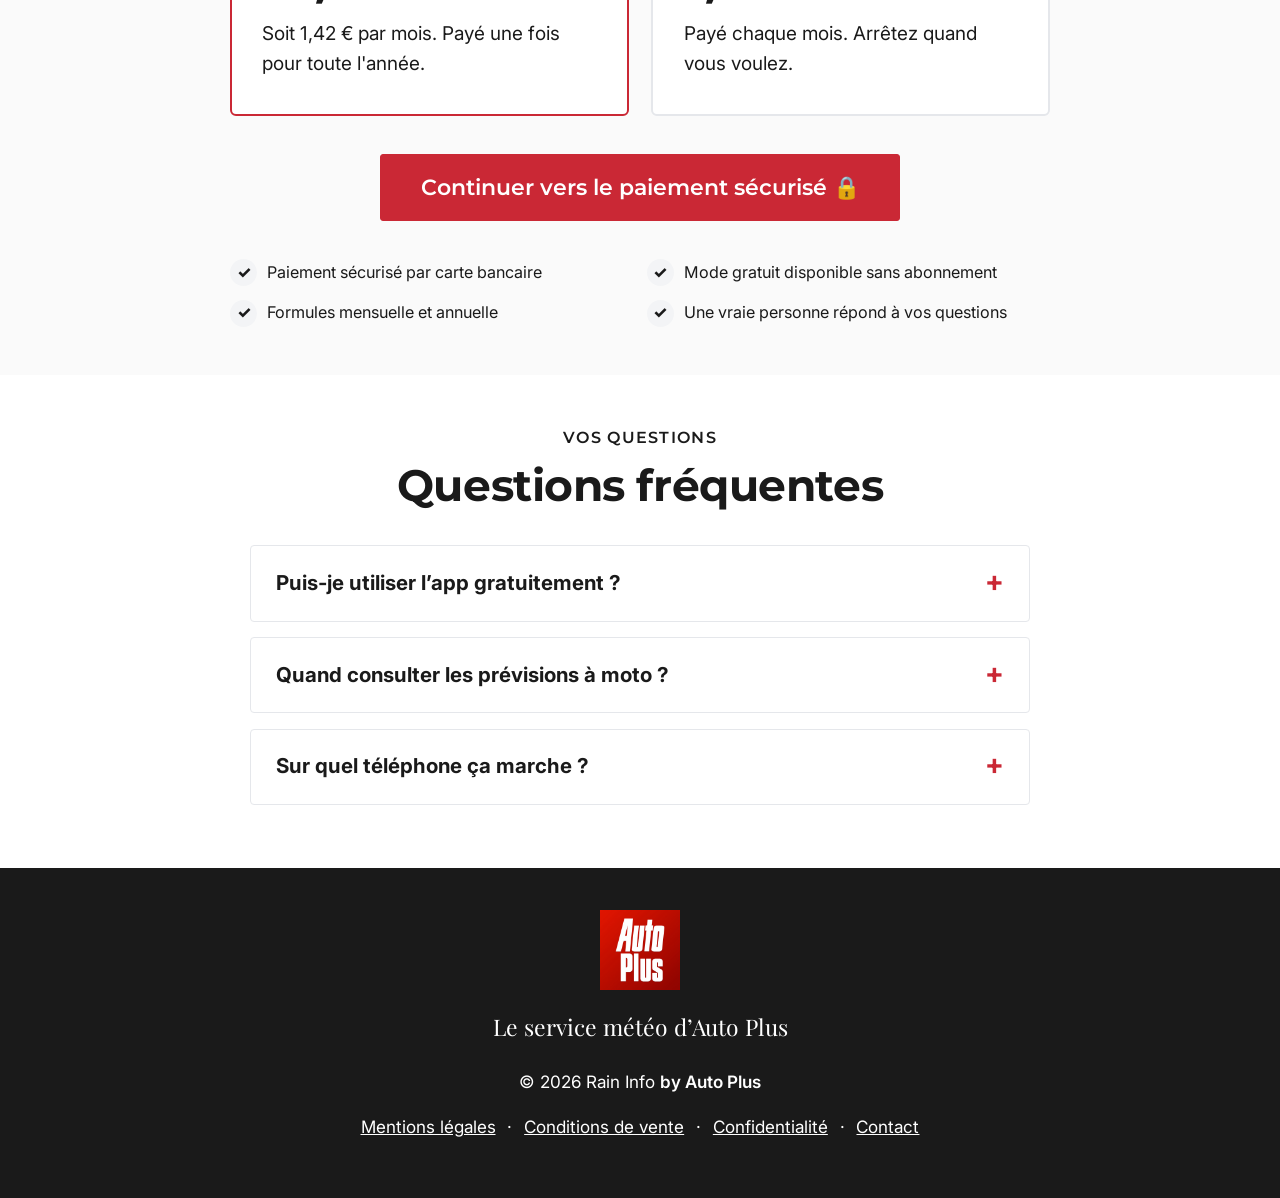
<file: auto-plus/index.html>
<!doctype html>
<html lang="fr" data-theme="light">
<head>
<meta charset="utf-8">
<meta name="viewport" content="width=device-width, initial-scale=1">
<meta name="robots" content="noindex">
<title>Rain Info by Auto Plus</title>
<meta name="description" content="Rain Info by Auto Plus vous prévient avant que la pluie arrive, à la minute près, là où vous êtes.">
<meta name="theme-color" content="#ffffff">
<meta name="color-scheme" content="light">
<link rel="preconnect" href="https://fonts.googleapis.com">
<link rel="preconnect" href="https://fonts.gstatic.com" crossorigin>
<link href="https://fonts.googleapis.com/css2?family=Inter:wght@400;500;600;700&family=Montserrat:wght@500;600;700&family=Playfair+Display:wght@500;600;700&display=swap" rel="stylesheet">
<style>
:root{
  --night:#0a1f44; --night2:#123a7a; --sky:#3d8bff; --sky2:#7cc4ff; --cyan:#4fe0ff;
  --bg:#f3f7fd; --surface:#ffffff; --ink:#0d1b33; --muted:#43526b; --line:#d6e2f2;
  --ok:#0f7a45; --focus:#ffb000; --rain1:#4fe0ff; --rain2:#3d8bff; --rain3:#8a5cff;
}
@media (prefers-color-scheme: dark){
  :root:not([data-theme="light"]){ --bg:#071530; --surface:#0f2550; --ink:#eef4ff; --muted:#b9c8e3; --line:#24427a; --ok:#4fd98e; }
}
:root[data-theme="dark"]{ --bg:#071530; --surface:#0f2550; --ink:#eef4ff; --muted:#b9c8e3; --line:#24427a; --ok:#4fd98e; }
*{box-sizing:border-box}
html{font-size:118.75%;scroll-behavior:smooth} /* 19px de base */
@media (prefers-reduced-motion: reduce){html{scroll-behavior:auto}*{animation:none!important;transition:none!important}}
body{margin:0;background:var(--bg);color:var(--ink);font-family:"Inter",system-ui,sans-serif;line-height:1.6;overflow-x:hidden}
h1,h2,h3{font-family:"Montserrat",system-ui,sans-serif;font-weight:800;line-height:1.15;margin:0 0 .5em;letter-spacing:-.01em}
h1{font-size:clamp(2.1rem,6vw,3.3rem)} h2{font-size:clamp(1.6rem,4vw,2.3rem)} h3{font-size:1.2rem;font-weight:700}
p{margin:0 0 1em}
:focus-visible{outline:4px solid var(--focus);outline-offset:3px;border-radius:8px}
.sr{position:absolute!important;width:1px;height:1px;overflow:hidden;clip:rect(0 0 0 0);white-space:nowrap}
.skip{position:absolute;left:-999px;top:0;background:#000;color:#fff;padding:.6em 1em;z-index:20}
.skip:focus{left:16px;top:16px}
.wrap{max-width:1120px;margin:0 auto;padding:0 16px}
.btn{display:inline-flex;align-items:center;justify-content:center;gap:.5em;border:0;border-radius:999px;
  padding:.9em 1.7em;font-family:"Montserrat",sans-serif;font-weight:800;font-size:1.05rem;text-decoration:none;cursor:pointer;min-height:58px;
  background:linear-gradient(135deg,var(--cyan),var(--sky));color:#06183a;box-shadow:0 10px 30px rgba(61,139,255,.45);transition:transform .15s}
.btn:hover{transform:translateY(-2px)}
.btn.light{background:#fff;color:var(--night);box-shadow:none}

/* ---------- En-tête + héros ---------- */
.hero{position:relative;color:#fff;background:
  radial-gradient(900px 500px at 85% 10%,rgba(79,224,255,.25),transparent 60%),
  radial-gradient(700px 500px at 0% 100%,rgba(138,92,255,.25),transparent 60%),
  linear-gradient(170deg,var(--night) 0%,var(--night2) 100%);overflow:hidden}
.hero::after{content:"";position:absolute;inset:0;pointer-events:none;opacity:.35;
  background-image:repeating-linear-gradient(105deg,transparent 0 22px,rgba(255,255,255,.12) 22px 23px);
  mask-image:linear-gradient(to bottom,#000,transparent 70%);animation:pluie 1.2s linear infinite}
@keyframes pluie{to{background-position:-24px 60px}}
nav.top{position:relative;z-index:2;display:flex;align-items:center;justify-content:space-between;padding:1em 0}
.logo{display:flex;align-items:center;gap:.55em;color:#fff;text-decoration:none;font-family:"Montserrat",sans-serif;font-weight:800;font-size:1.3rem}
.logo i{width:42px;height:42px;border-radius:12px;display:grid;place-items:center;font-style:normal;
  background:linear-gradient(135deg,var(--cyan),var(--sky));box-shadow:0 6px 18px rgba(79,224,255,.4)}
nav.top .btn{min-height:48px;padding:.6em 1.2em;font-size:.95rem}
.hero-in{position:relative;z-index:2;display:grid;gap:2.5em;align-items:center;padding:2.5em 0 4em}
@media(min-width:880px){.hero-in{grid-template-columns:1.1fr .9fr;padding:3.5em 0 5em}}
.pill{display:inline-block;background:rgba(255,255,255,.12);border:1px solid rgba(255,255,255,.25);border-radius:999px;padding:.35em 1em;font-weight:700;margin-bottom:1.1em}
.hero .lead{font-size:1.25rem;color:#d7e6ff;max-width:34ch}
.hero h1 span{background:linear-gradient(90deg,var(--cyan),var(--sky2));-webkit-background-clip:text;background-clip:text;color:transparent}
.cta-row{display:flex;flex-wrap:wrap;gap:1em;align-items:center;margin-top:1.6em}
.cta-row small{color:#c3d6f7;font-size:.95rem}

/* ---------- Téléphone ---------- */
.stores{display:flex;gap:.8em;flex-wrap:wrap;margin-top:1.4em}
.store{display:flex;align-items:center;gap:.6em;background:#000;color:#fff;border:1px solid rgba(255,255,255,.3);border-radius:12px;padding:.5em 1em;text-decoration:none;font-size:.85rem;line-height:1.2}
.store b{display:block;font-size:1.05rem}
.phone{position:relative;width:min(320px,82vw);aspect-ratio:9/19;margin:0 auto;border-radius:46px;padding:12px;
  background:linear-gradient(145deg,#2a3c5e,#0b1426);box-shadow:0 40px 80px rgba(0,0,0,.5),inset 0 0 0 2px rgba(255,255,255,.08)}
.screen{position:relative;height:100%;border-radius:36px;overflow:hidden;background:#0c2a5c}
.notch{position:absolute;top:10px;left:50%;transform:translateX(-50%);width:90px;height:24px;border-radius:20px;background:#000;z-index:5}
.map{position:absolute;inset:0;background:
  linear-gradient(115deg,transparent 48%,rgba(255,255,255,.07) 49% 51%,transparent 52%),
  linear-gradient(25deg,transparent 60%,rgba(255,255,255,.06) 61% 62%,transparent 63%),
  radial-gradient(circle at 70% 75%,#16407e 0 18%,transparent 19%),
  linear-gradient(160deg,#103368,#0b2550)}
.cloud{position:absolute;border-radius:50%;filter:blur(14px);opacity:.85;animation:drift 9s ease-in-out infinite alternate}
.c1{width:190px;height:150px;left:-40px;top:22%;background:radial-gradient(circle,var(--rain3) 0 20%,var(--rain2) 45%,var(--rain1) 70%,transparent 72%)}
.c2{width:140px;height:110px;left:45%;top:48%;background:radial-gradient(circle,var(--rain2) 0 30%,var(--rain1) 65%,transparent 68%);animation-delay:-4s}
@keyframes drift{to{transform:translate(55px,25px) scale(1.08)}}
.me{position:absolute;left:58%;top:40%;width:18px;height:18px;border-radius:50%;background:#fff;border:4px solid var(--sky);box-shadow:0 0 0 10px rgba(61,139,255,.3)}
.notif{position:absolute;left:12px;right:12px;top:46px;z-index:4;background:rgba(255,255,255,.95);color:#0d1b33;border-radius:18px;padding:.7em .8em;
  display:flex;gap:.6em;align-items:center;font-size:.8rem;line-height:1.3;box-shadow:0 10px 30px rgba(0,0,0,.35);animation:pop 4s ease-in-out infinite}
.notif i{flex:none;width:34px;height:34px;border-radius:9px;display:grid;place-items:center;font-style:normal;background:linear-gradient(135deg,var(--cyan),var(--sky))}
@keyframes pop{0%,8%{transform:translateY(-130%);opacity:0}15%,85%{transform:none;opacity:1}100%{transform:translateY(-130%);opacity:0}}
.sheet{position:absolute;left:0;right:0;bottom:0;z-index:4;background:rgba(7,21,48,.88);backdrop-filter:blur(8px);color:#fff;border-radius:24px 24px 0 0;padding:1em 1em 1.2em}
.sheet b{font-family:"Montserrat",sans-serif;font-size:1.05rem}
.sheet small{display:block;color:#a9c1ea;font-size:.75rem}
.chart{display:flex;align-items:flex-end;gap:3px;height:60px;margin-top:.7em}
.chart span{flex:1;border-radius:3px 3px 0 0;background:linear-gradient(to top,var(--rain2),var(--rain1))}
.chart-x{display:flex;justify-content:space-between;font-size:.65rem;color:#a9c1ea;margin-top:.3em}

/* ---------- Sections ---------- */
section{padding:4em 0}
.kicker{display:inline-block;color:var(--sky);font-weight:700;text-transform:uppercase;letter-spacing:.08em;font-size:.85rem;margin-bottom:.6em}
.center{text-align:center;max-width:720px;margin:0 auto 2.5em}
.center p{color:var(--muted);font-size:1.1rem}
.feat{display:grid;gap:1.2em}
@media(min-width:720px){.feat{grid-template-columns:repeat(2,1fr)}}
@media(min-width:1000px){.feat{grid-template-columns:repeat(3,1fr)}}
.card{background:var(--surface);border:1px solid var(--line);border-radius:24px;padding:1.6em;box-shadow:0 8px 30px rgba(13,40,90,.06)}
.card .ico{width:58px;height:58px;border-radius:16px;display:grid;place-items:center;font-size:1.7rem;margin-bottom:.8em;background:linear-gradient(135deg,rgba(79,224,255,.25),rgba(61,139,255,.25))}
.card p{color:var(--muted);margin:0}
.big-num{font-family:"Montserrat",sans-serif;font-weight:800;font-size:1.6rem;color:var(--sky)}

.band{background:linear-gradient(135deg,var(--night),var(--night2));color:#fff;border-radius:32px;padding:2.4em 1.6em;display:grid;gap:1.6em;text-align:center}
@media(min-width:720px){.band{grid-template-columns:repeat(3,1fr);padding:2.8em}}
.band b{display:block;font-family:"Montserrat",sans-serif;font-size:2.4rem;font-weight:800;background:linear-gradient(90deg,var(--cyan),var(--sky2));-webkit-background-clip:text;background-clip:text;color:transparent}
.band span{color:#cfe0ff}

.steps{display:grid;gap:1.2em;counter-reset:s}
@media(min-width:820px){.steps{grid-template-columns:repeat(3,1fr)}}
.step{counter-increment:s;position:relative;padding-top:3.4em}
.step::before{content:counter(s);position:absolute;top:1.3em;left:1.6em;width:2.4em;height:2.4em;border-radius:50%;display:grid;place-items:center;
  background:linear-gradient(135deg,var(--cyan),var(--sky));color:#06183a;font-weight:800;font-family:"Montserrat",sans-serif}
.step.card{padding-top:4.6em}

/* Comparatif */
.cmp-wrap{max-width:860px;margin:0 auto;border-radius:28px;background:var(--surface);border:1px solid var(--line);box-shadow:0 20px 50px rgba(13,40,90,.10);padding:.6em}
table.cmp{width:100%;border-collapse:separate;border-spacing:0;table-layout:fixed}
table.cmp col.c-feat{width:50%} table.cmp col.c-free,table.cmp col.c-pro{width:25%}
table.cmp th,table.cmp td{padding:1em .6em;text-align:center;vertical-align:middle;border-bottom:1px solid var(--line)}
table.cmp tbody tr:last-child th,table.cmp tbody tr:last-child td{border-bottom:0}
table.cmp th[scope=row]{text-align:left;font-weight:700;font-size:1.02rem;padding-left:1em}
table.cmp th[scope=row] span{display:block;font-weight:400;font-size:.88rem;color:var(--muted)}
table.cmp thead td{border-bottom:0}
table.cmp thead th{border-bottom:0;padding-top:1.2em;font-family:"Montserrat",sans-serif;font-size:1.05rem}
table.cmp thead th.free{color:var(--muted)}
table.cmp .pro{background:linear-gradient(180deg,rgba(79,224,255,.16),rgba(61,139,255,.16))}
table.cmp thead th.pro{border-radius:20px 20px 0 0;color:var(--ink)}
table.cmp thead th.pro em{display:block;font-style:normal;font-size:.75rem;font-weight:800;text-transform:uppercase;letter-spacing:.06em;color:var(--sky);margin-bottom:.2em}
table.cmp tbody tr:last-child td.pro{border-radius:0 0 20px 20px}
.mk{display:inline-grid;place-items:center;width:2.1em;height:2.1em;border-radius:50%;font-weight:800;font-size:1.05rem}
.mk.y{background:linear-gradient(135deg,var(--cyan),var(--sky));color:#06183a;box-shadow:0 6px 16px rgba(61,139,255,.35)}
.mk.n{background:var(--bg);color:var(--muted);border:2px solid var(--line)}
.lim{display:inline-block;font-size:.85rem;font-weight:700;color:var(--muted);background:var(--bg);border-radius:999px;padding:.25em .7em}
.cmp-cta{text-align:center;margin-top:1.8em}
@media(max-width:560px){
  table.cmp col.c-feat{width:46%} table.cmp col.c-free,table.cmp col.c-pro{width:27%}
  table.cmp th[scope=row]{padding-left:.6em;font-size:.95rem}
  table.cmp th[scope=row] span{display:none}
  table.cmp thead th{font-size:.76rem;padding-left:.1em;padding-right:.1em;letter-spacing:-.01em}
  table.cmp thead th.pro em{font-size:.6rem;letter-spacing:.02em}
  .lim{font-size:.75rem;padding:.25em .5em;white-space:nowrap}
}
.y{color:var(--ok);font-weight:700}.n{color:var(--muted)}

/* Formules */
#abonnement{background:linear-gradient(170deg,var(--night),var(--night2));color:#fff}
#abonnement .center p{color:#cfe0ff}
.plans{display:grid;gap:1.2em;max-width:820px;margin:0 auto}
@media(min-width:720px){.plans{grid-template-columns:1fr 1fr}}
.plan{position:relative;display:block;cursor:pointer;border-radius:26px;padding:1.8em 1.6em;background:rgba(255,255,255,.07);border:3px solid rgba(255,255,255,.18);transition:border-color .15s,background .15s}
.plan:has(input:checked){border-color:var(--cyan);background:rgba(79,224,255,.12)}
.plan:has(input:focus-visible){outline:4px solid var(--focus);outline-offset:3px}
.plan input{position:absolute;opacity:0;pointer-events:none}
.plan .check{position:absolute;top:1.4em;right:1.4em;width:30px;height:30px;border-radius:50%;border:3px solid rgba(255,255,255,.5)}
.plan:has(input:checked) .check{border-color:var(--cyan);background:var(--cyan);box-shadow:inset 0 0 0 5px var(--night)}
.badge{display:inline-block;background:linear-gradient(90deg,var(--cyan),var(--sky2));color:#06183a;border-radius:999px;padding:.2em .9em;font-size:.85rem;font-weight:800;margin-bottom:.8em}
.price{font-family:"Montserrat",sans-serif;font-weight:800;font-size:2.6rem;line-height:1}
.price small{font-size:1rem;font-weight:500;color:#cfe0ff}
.plan p{color:#cfe0ff;margin:.8em 0 0}
.pay{text-align:center;margin-top:2em}
.pay .btn{width:100%;max-width:520px;font-size:1.15rem;min-height:64px}
.reassure{list-style:none;padding:0;margin:2em auto 0;max-width:820px;display:grid;gap:.7em}
@media(min-width:720px){.reassure{grid-template-columns:1fr 1fr}}
.reassure li{display:flex;gap:.6em;align-items:center;color:#e3eeff}
.reassure li::before{content:"✓";flex:none;width:1.7em;height:1.7em;border-radius:50%;display:grid;place-items:center;background:rgba(79,224,255,.2);color:var(--cyan);font-weight:800}

/* FAQ */
.faq{max-width:780px;margin:0 auto}
details{background:var(--surface);border:1px solid var(--line);border-radius:18px;padding:1.1em 1.3em;margin-bottom:.8em}
summary{cursor:pointer;font-weight:700;font-size:1.08rem;list-style:none;display:flex;justify-content:space-between;gap:1em}
summary::after{content:"+";font-size:1.5rem;line-height:1;color:var(--sky)}
details[open] summary::after{content:"–"}
details p{margin:.8em 0 0;color:var(--muted)}

.final{text-align:center}
footer{padding:2.4em 0;border-top:1px solid var(--line);color:var(--muted);font-size:.9rem;text-align:center}
footer a{color:var(--muted);margin:0 .4em}


/* ---------- Galerie d'écrans ---------- */
.shots{background:linear-gradient(170deg,#eaf2ff,var(--bg))}
@media (prefers-color-scheme: dark){:root:not([data-theme="light"]) .shots{background:linear-gradient(170deg,#0c2149,var(--bg))}}
:root[data-theme="dark"] .shots{background:linear-gradient(170deg,#0c2149,var(--bg))}
.gallery{display:grid;grid-template-columns:repeat(4,1fr);gap:1.4em;align-items:start}
.shot{margin:0;text-align:center}
.shot figcaption{margin-top:1em;font-weight:700;font-family:"Montserrat",sans-serif;font-size:1.02rem}
.shot figcaption span{display:block;font-family:"Inter",sans-serif;font-weight:400;color:var(--muted);font-size:.9rem}
.mini{width:100%;max-width:240px;border-radius:38px;padding:9px}
.mini .screen{border-radius:30px;color:#fff;font-size:.72rem;line-height:1.35;text-align:left}
.mini .notch{width:70px;height:20px;top:8px}
.scr-pad{position:absolute;inset:0;padding:38px 12px 12px;display:flex;flex-direction:column;gap:8px;background:linear-gradient(170deg,#0f2f66,#0a1f44)}
.scr-h{font-family:"Montserrat",sans-serif;font-weight:800;font-size:.95rem}
.scr-s{color:#a9c1ea;font-size:.68rem}
.tile{background:rgba(255,255,255,.08);border-radius:14px;padding:9px 10px}
.timeline{position:absolute;left:10px;right:10px;bottom:12px;z-index:4;background:rgba(7,21,48,.9);border-radius:16px;padding:9px 10px}
.timeline .track{height:6px;border-radius:3px;background:linear-gradient(90deg,var(--rain1),var(--rain2),var(--rain3),rgba(255,255,255,.2));margin:7px 0 4px;position:relative}
.timeline .track i{position:absolute;left:38%;top:-5px;width:16px;height:16px;border-radius:50%;background:#fff;box-shadow:0 0 0 4px rgba(61,139,255,.5)}
.timeline .lbl{display:flex;justify-content:space-between;color:#a9c1ea;font-size:.62rem}
.legend{position:absolute;top:38px;right:10px;z-index:4;background:rgba(7,21,48,.85);border-radius:10px;padding:6px 8px;font-size:.6rem}
.legend span{display:flex;align-items:center;gap:5px}
.legend span::before{content:"";width:10px;height:10px;border-radius:3px;background:var(--c)}
.hours{display:flex;align-items:flex-end;gap:2px;height:90px}
.hours span{flex:1;border-radius:2px 2px 0 0;background:linear-gradient(to top,var(--rain2),var(--rain1))}
.hlbl{display:flex;justify-content:space-between;color:#a9c1ea;font-size:.6rem;margin-top:4px}
.row{display:flex;align-items:center;justify-content:space-between;gap:6px;padding:6px 0;border-bottom:1px solid rgba(255,255,255,.08)}
.row:last-child{border-bottom:0}
.row .d{width:3.6em;font-weight:700}
.row .p{color:var(--cyan);font-weight:700;width:2.8em;text-align:right}
.row .t{color:#cfe0ff;width:4.4em;text-align:right}
.lock{position:absolute;inset:0;background:radial-gradient(circle at 30% 20%,#3a5fb0,transparent 55%),linear-gradient(170deg,#1b2f5e,#0a1428);padding:44px 10px 12px;display:flex;flex-direction:column;gap:7px}
.lock .clock{text-align:center;font-family:"Montserrat",sans-serif;font-weight:700;font-size:2.6rem;line-height:1;margin-bottom:2px}
.lock .date{text-align:center;color:#cfe0ff;font-size:.72rem;margin-bottom:8px}
.nt{background:rgba(255,255,255,.92);color:#0d1b33;border-radius:14px;padding:8px 9px;display:flex;gap:7px;align-items:flex-start;font-size:.66rem;line-height:1.3}
.nt i{flex:none;width:24px;height:24px;border-radius:7px;display:grid;place-items:center;font-style:normal;font-size:.8rem;background:linear-gradient(135deg,var(--cyan),var(--sky))}
.nt b{font-size:.7rem}
.nt small{display:block;color:#5a6a82;font-size:.58rem}
@media(max-width:999px){
  .gallery{display:flex;overflow-x:auto;scroll-snap-type:x mandatory;gap:1em;padding:0 16px 1em;margin:0 -16px;-webkit-overflow-scrolling:touch;scrollbar-width:none}
  .gallery::-webkit-scrollbar{display:none}
  .shot{flex:0 0 62%;max-width:250px;scroll-snap-align:center}
  .swipe{display:block!important}
}
.swipe{display:none;text-align:center;color:var(--muted);font-size:.9rem;margin-top:.4em}

/* ---------- Optimisation mobile ---------- */
.sticky-cta{display:none}
@media(max-width:879px){
  html{font-size:112.5%}
  section{padding:2.8em 0}
  .center{margin-bottom:1.8em}
  .hero-in{gap:1.8em;padding:1.2em 0 2.6em;text-align:center}
  .hero .lead{margin-left:auto;margin-right:auto}
  .cta-row{justify-content:center;flex-direction:column;gap:.6em}
  .cta-row .btn{width:100%;max-width:420px}
  .stores{justify-content:center}
  .phone{width:min(250px,68vw);border-radius:38px;padding:10px}
  .screen{border-radius:30px}
  .notif{top:40px;font-size:.72rem}
  .sheet b{font-size:.92rem;white-space:nowrap}
  .band{grid-template-columns:repeat(3,1fr);gap:.5em}
  .band b{font-size:1.3rem;white-space:nowrap}
  .band span{font-size:.78rem;line-height:1.3;display:block}
  .card{padding:1.3em;border-radius:20px}
  .feat .card{display:grid;grid-template-columns:auto 1fr;column-gap:1em;align-items:start}
  .feat .card .ico{grid-row:span 2;margin:0;width:52px;height:52px}
  .feat .card h3{margin-bottom:.25em}
  .band{border-radius:24px;padding:1.6em 1em;gap:1.1em}
  .band b{font-size:2rem}
  .step.card{padding-top:1.3em;padding-left:4.4em}
  .step::before{top:1.2em;left:1.1em}
  .plan{padding:1.4em 1.2em}
  .price{font-size:2.2rem}
  .reassure{padding:0 .2em}
  .final h2{font-size:1.5rem}
  body{padding-bottom:84px}
  .sticky-cta{display:flex;position:fixed;left:0;right:0;bottom:0;z-index:30;gap:.8em;align-items:center;justify-content:space-between;
    padding:.7em 16px calc(.7em + env(safe-area-inset-bottom));background:rgba(10,31,68,.96);backdrop-filter:blur(8px);color:#fff;
    box-shadow:0 -8px 24px rgba(0,0,0,.25);transition:transform .25s}
  .sticky-cta.hide{transform:translateY(110%)}
  .sticky-cta span{font-size:.9rem;line-height:1.25}
  .sticky-cta b{display:block;font-size:1.05rem}
  .sticky-cta .btn{min-height:52px;padding:.6em 1.3em;font-size:1rem;flex:none}
}
@media(max-width:380px){ nav.top .btn{display:none} }
</style>
<link rel="stylesheet" href="assets/brand.css">
<link rel="stylesheet" href="assets/v1-return.css">
</head>
<body>
<a class="skip" href="#contenu">Aller au contenu</a>

<header class="hero">
  <div class="magazine-bar"><div class="wrap"><span>Auto · Route · Quotidien</span><span>Les services Auto Plus</span></div></div>
  <div class="magazine-masthead">
    <img class="publisher-logo masthead-logo" src="assets/auto-plus-hd-v2.jpg" width="150" height="150" alt="Auto Plus">
    <p>La météo avant de prendre la route</p>
  </div>
  <div class="wrap">
    <nav class="top" aria-label="Navigation principale">
      <a class="service-name" href="#" aria-label="Rain Info by Auto Plus, accueil">Rain Info <span>by Auto Plus</span></a>
      <div class="service-navigation">
        <a href="#t-fonc">Le service</a>
        <a href="#comparatif">Gratuit et Premium</a>
        <a class="btn" href="#telecharger">Télécharger</a>
      </div>
    </nav>
    <div class="hero-in">
      <div class="hero-copy">
        <p class="hero-brand">Rain Info <span>by Auto Plus</span></p>
        <span class="pill">☔ Le réflexe météo avant de partir à moto</span>
        <h1>À moto, anticipez<br><span>la prochaine averse.</span></h1>
        <p class="lead">Avant d’enfiler votre casque, voyez quand la pluie commence et s’arrête. Préparez votre tenue ou choisissez un meilleur moment pour partir.</p>
        <div class="cta-row">
          <a class="btn" href="#telecharger">Télécharger gratuitement</a>
          <a class="premium-link" href="#comparatif">Gratuit ou Premium ?</a>
        </div>
        <p class="free-note">Mode gratuit disponible · Premium facultatif</p>
        <div class="stores" id="telecharger" aria-label="Télécharger gratuitement Rain Now">
          <a class="store" data-store="ios" href="https://apps.apple.com/app/id6535656223" target="_blank" rel="noopener noreferrer"><span aria-hidden="true" style="font-size:1.6rem">&#x25A3;</span><span>Télécharger sur<b>App Store</b></span></a>
          <a class="store" data-store="android" href="https://play.google.com/store/apps/details?id=com.raintoday.rainalerts" target="_blank" rel="noopener noreferrer"><span aria-hidden="true" style="font-size:1.4rem">▶</span><span>Disponible sur<b>Google Play</b></span></a>
        </div>
        <p class="store-note">Sur les stores, l’application s’appelle Rain Now.</p>
      </div>

      <figure class="rider-visual">
        <img class="rider-photo" src="assets/motard-sous-pluie-v2.jpg" width="1122" height="1402" alt="Un motard équipé d’un casque intégral et d’une tenue de pluie roule sur une route de campagne mouillée, sous une averse." fetchpriority="high" decoding="async">
        <div class="rider-alert"><span class="alert-example">Exemple de prévision à 08 h 00</span><div class="rider-countdown"><strong>12 <small>min</small></strong><span>avant les premières gouttes</span></div><p>Pluie modérée <span aria-hidden="true">·</span> Fin prévue à 08 h 45</p></div>
      </figure>
    </div>
  </div>
</header>

<main id="contenu">
  <section aria-labelledby="t-fonc">
    <div class="wrap">
      <div class="center">
        <span class="kicker">Fonctionnalités</span>
        <h2 id="t-fonc">Votre prochaine sortie se prépare ici.</h2>
        <p>Trois bonnes raisons de consulter la météo avant de prendre la route.</p>
      </div>
      <div class="feat">
        <article class="card"><div class="ico" aria-hidden="true">⏱️</div><h3>Choisir quand partir</h3><p>Repérez le début, l’intensité et la fin prévue de la pluie avant de démarrer.</p></article>
        <article class="card"><div class="ico" aria-hidden="true">🌧️</div><h3>Prévoir la bonne tenue</h3><p>Une averse approche ? Emportez votre combinaison et vos gants adaptés avant de monter à moto.</p></article>
        <article class="card"><div class="ico" aria-hidden="true">☕</div><h3>Adapter votre pause</h3><p>Consultez la fin prévue de l’averse pour décider de patienter ou d’ajuster votre départ.</p></article>
      </div>
    </div>
  </section>

  <section class="rider-comparison" id="comparatif" aria-labelledby="t-comparatif">
    <div class="wrap">
      <div class="center"><span class="kicker">Gratuit ou Premium</span><h2 id="t-comparatif">Ce qui change<br>avant de prendre la route.</h2><p>Commencez gratuitement. Choisissez Premium pour voir venir les averses plus loin et recevoir des alertes à votre position exacte.</p></div>
      <div class="cmp-wrap">
        <table class="cmp">
          <caption class="sr">Comparatif des fonctions gratuites et Premium de Rain Info by Auto Plus</caption>
          <colgroup><col class="c-feat"><col class="c-free"><col class="c-pro"></colgroup>
          <thead><tr><th scope="col">Vos informations météo</th><th scope="col" class="free">Gratuit</th><th scope="col" class="pro"><em>En option</em>Premium</th></tr></thead>
          <tbody>
            <tr><th scope="row">Pluie à la minute<span>Choisir son départ ou sa pause</span></th><td>60 minutes</td><td class="pro">Jusqu’à 4 heures</td></tr>
            <tr><th scope="row">Alertes de pluie<span>Préparer sa tenue avant l’averse</span></th><td>Pour votre ville</td><td class="pro">À votre position exacte</td></tr>
            <tr><th scope="row">Radar animé<span>Voir les averses approcher</span></th><td>Non inclus</td><td class="pro">Jusqu’à 2 h d’avance</td></tr>
            <tr><th scope="row">Prévisions météo<span>Planifier ses prochaines sorties</span></th><td>7 jours</td><td class="pro">Jusqu’à 30 jours*</td></tr>
            <tr><th scope="row">Météo heure par heure<span>Repérer un créneau pour rouler</span></th><td>Non inclus</td><td class="pro">4 jours</td></tr>
            <tr><th scope="row">Publicité<span>Consulter l’app sans interruption</span></th><td>Oui</td><td class="pro">Non</td></tr>
          </tbody>
        </table>
      </div>
      <p class="comparison-note">*Les horizons peuvent varier selon la plateforme et la version. Premium comprend aussi les widgets et Live Activity sur iPhone compatible.</p>
      <div class="comparison-actions"><a class="btn" href="#telecharger">Télécharger gratuitement</a><a class="premium-link" href="#abonnement">Choisir Premium</a></div>
    </div>
  </section>

  <section id="abonnement" aria-labelledby="t-abo">
    <div class="wrap">
      <div class="center">
        <span class="kicker">Abonnement</span>
        <p class="section-signature">Rain Info <strong>by Auto Plus</strong></p>
        <h2 id="t-abo">Premium, si vous en avez besoin</h2>
        <p>Le téléchargement et le mode gratuit restent disponibles sans abonnement.</p>
      </div>
      <form id="pay-form">
        <fieldset style="border:0;padding:0;margin:0">
          <legend style="position:absolute;left:-9999px">Formule d'abonnement</legend>
          <div class="plans">
            <label class="plan">
              <input type="radio" name="plan" value="annuel" checked>
              <span class="check" aria-hidden="true"></span>
              <span class="badge">Le plus avantageux</span>
              <h3>Un an</h3>
              <div class="price">16,99 € <small>par an</small></div>
              <p>Soit 1,42 € par mois. Payé une fois pour toute l'année.</p>
            </label>
            <label class="plan">
              <input type="radio" name="plan" value="mensuel">
              <span class="check" aria-hidden="true"></span>
              <span class="badge" style="visibility:hidden" aria-hidden="true">-</span>
              <h3>Un mois</h3>
              <div class="price">1,99 € <small>par mois</small></div>
              <p>Payé chaque mois. Arrêtez quand vous voulez.</p>
            </label>
          </div>
        </fieldset>
        <div class="pay">
          <button class="btn" type="submit">Continuer vers le paiement sécurisé 🔒</button>
                  </div>
      </form>
      <ul class="reassure">
        <li>Paiement sécurisé par carte bancaire</li>
        <li>Mode gratuit disponible sans abonnement</li>
        <li>Formules mensuelle et annuelle</li>
        <li>Une vraie personne répond à vos questions</li>
      </ul>
    </div>
  </section>

  <section aria-labelledby="t-faq">
    <div class="wrap">
      <div class="center"><span class="kicker">Vos questions</span><h2 id="t-faq">Questions fréquentes</h2></div>
      <div class="faq">
        <details><summary>Puis-je utiliser l’app gratuitement ?</summary><p>Oui. Téléchargez Rain Now depuis l’App Store ou Google Play. Le mode gratuit fonctionne sans abonnement ; Premium est facultatif.</p></details>
        <details><summary>Quand consulter les prévisions à moto ?</summary><p>À l’arrêt, avant le départ ou pendant une pause, pour préparer votre équipement et choisir votre moment pour partir.</p></details>
        <details><summary>Sur quel téléphone ça marche ?</summary><p>Sur iPhone et Android. Certaines fonctions varient selon la plateforme et la version.</p></details>
      </div>
    </div>
  </section>


</main>

<div class="sticky-cta" id="sticky" aria-hidden="false">
  <span><b>L’app gratuite</b>Premium facultatif</span>
  <a class="btn" href="#telecharger">Télécharger</a>
</div>
<footer>
  <div class="wrap">
    <img class="publisher-logo footer-publisher" src="assets/auto-plus-hd-v2.jpg" width="120" height="120" alt="Auto Plus" loading="lazy">
    <p class="footer-signature">Le service météo d’Auto Plus</p>
    <p>© 2026 Rain Info <span class="brand-by">by Auto Plus</span></p>
    <p><a href="#">Mentions légales</a> · <a href="#">Conditions de vente</a> · <a href="#">Confidentialité</a> · <a href="#">Contact</a></p>
  </div>
</footer>

<script>
/* Le bouton mène à la page de paiement avec la formule choisie */
document.getElementById("pay-form").addEventListener("submit", function (e) {
  e.preventDefault();
  const plan = new FormData(this).get("plan");
  window.location.href = "paiement.html?plan=" + encodeURIComponent(plan);
});

/* Barre « S'abonner » mobile : masquée en haut de page et sur la section des formules */
(function(){
  var bar=document.getElementById("sticky"), hero=document.querySelector(".hero"), abo=document.getElementById("abonnement");
  if(!bar||!("IntersectionObserver" in window)) return;
  var heroVis=true, aboVis=false;
  function upd(){ var h=heroVis||aboVis; bar.classList.toggle("hide",h); bar.setAttribute("aria-hidden",h?"true":"false");
    bar.querySelector("a").tabIndex=h?-1:0; }
  new IntersectionObserver(function(e){heroVis=e[0].isIntersecting;upd();},{threshold:.15}).observe(hero);
  new IntersectionObserver(function(e){aboVis=e[0].isIntersecting;upd();},{threshold:.1}).observe(abo);
  upd();
})();
</script>
</body>
</html>
</file>
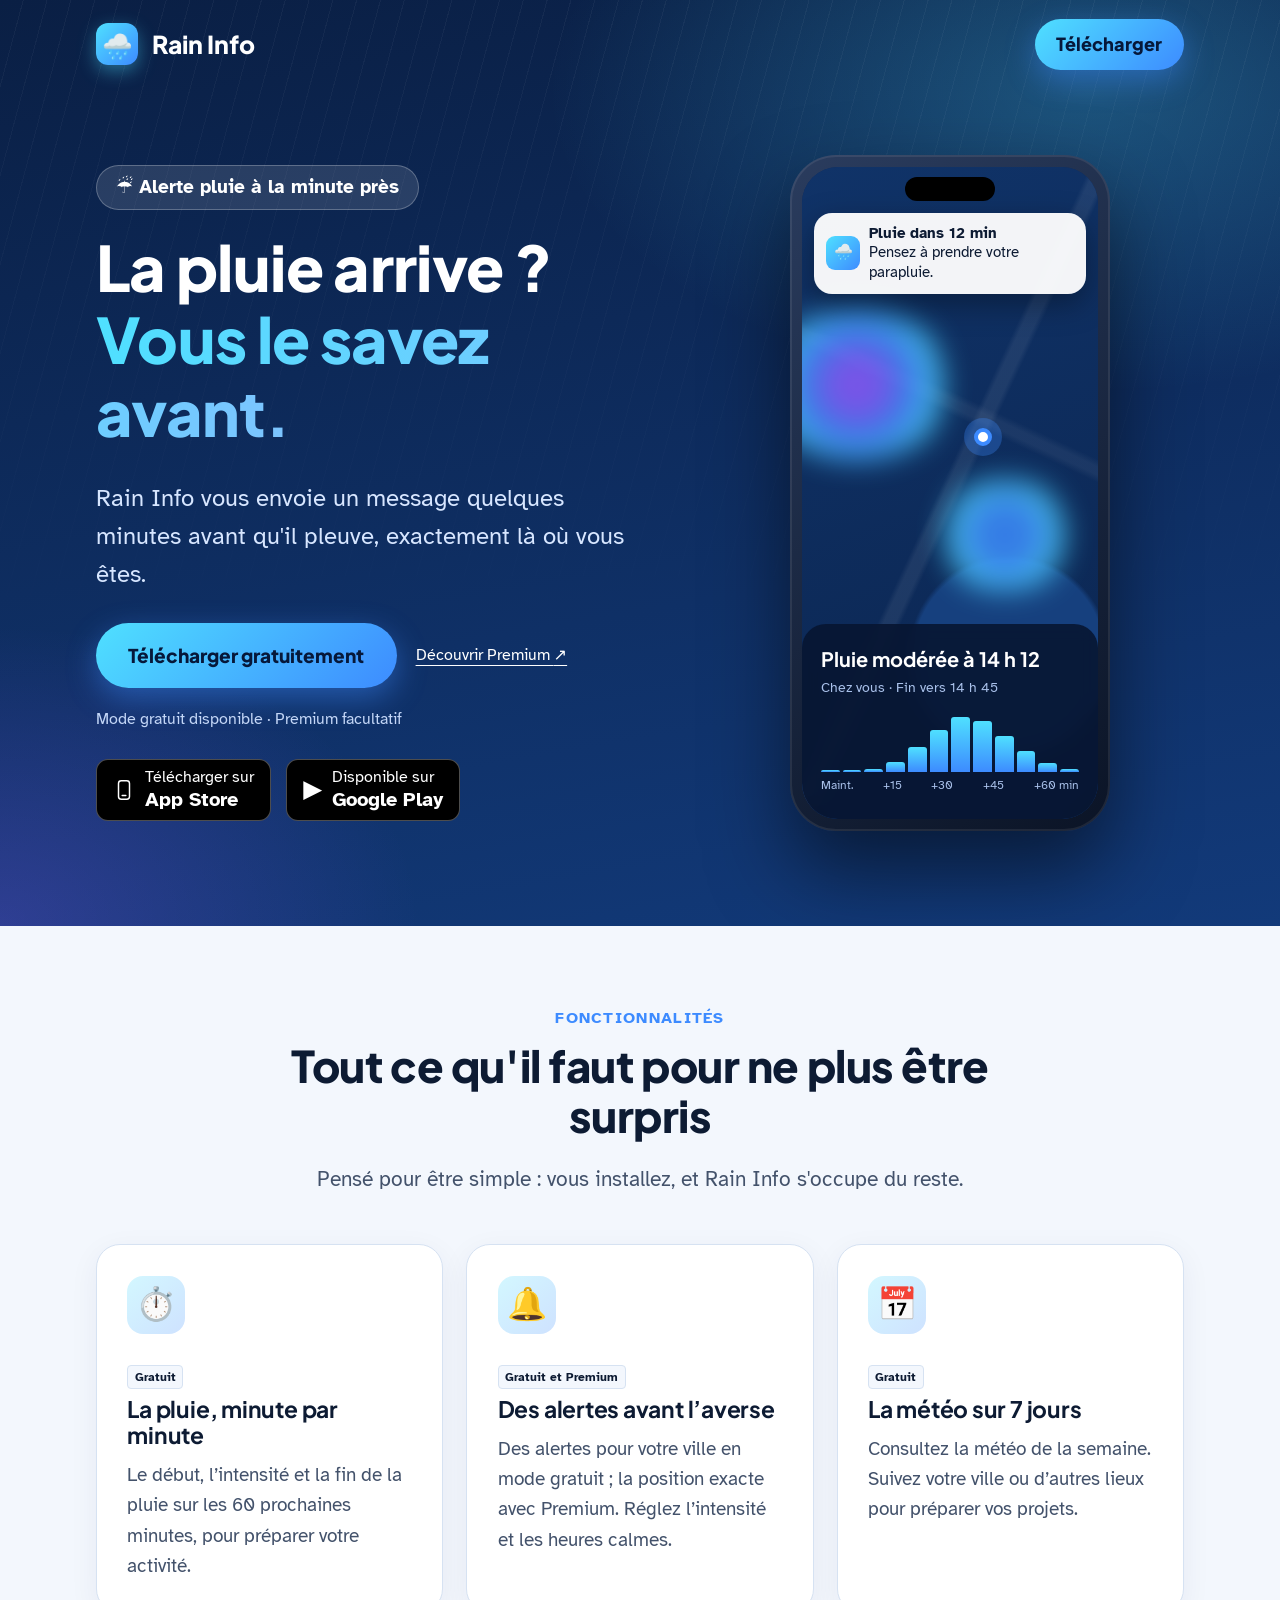
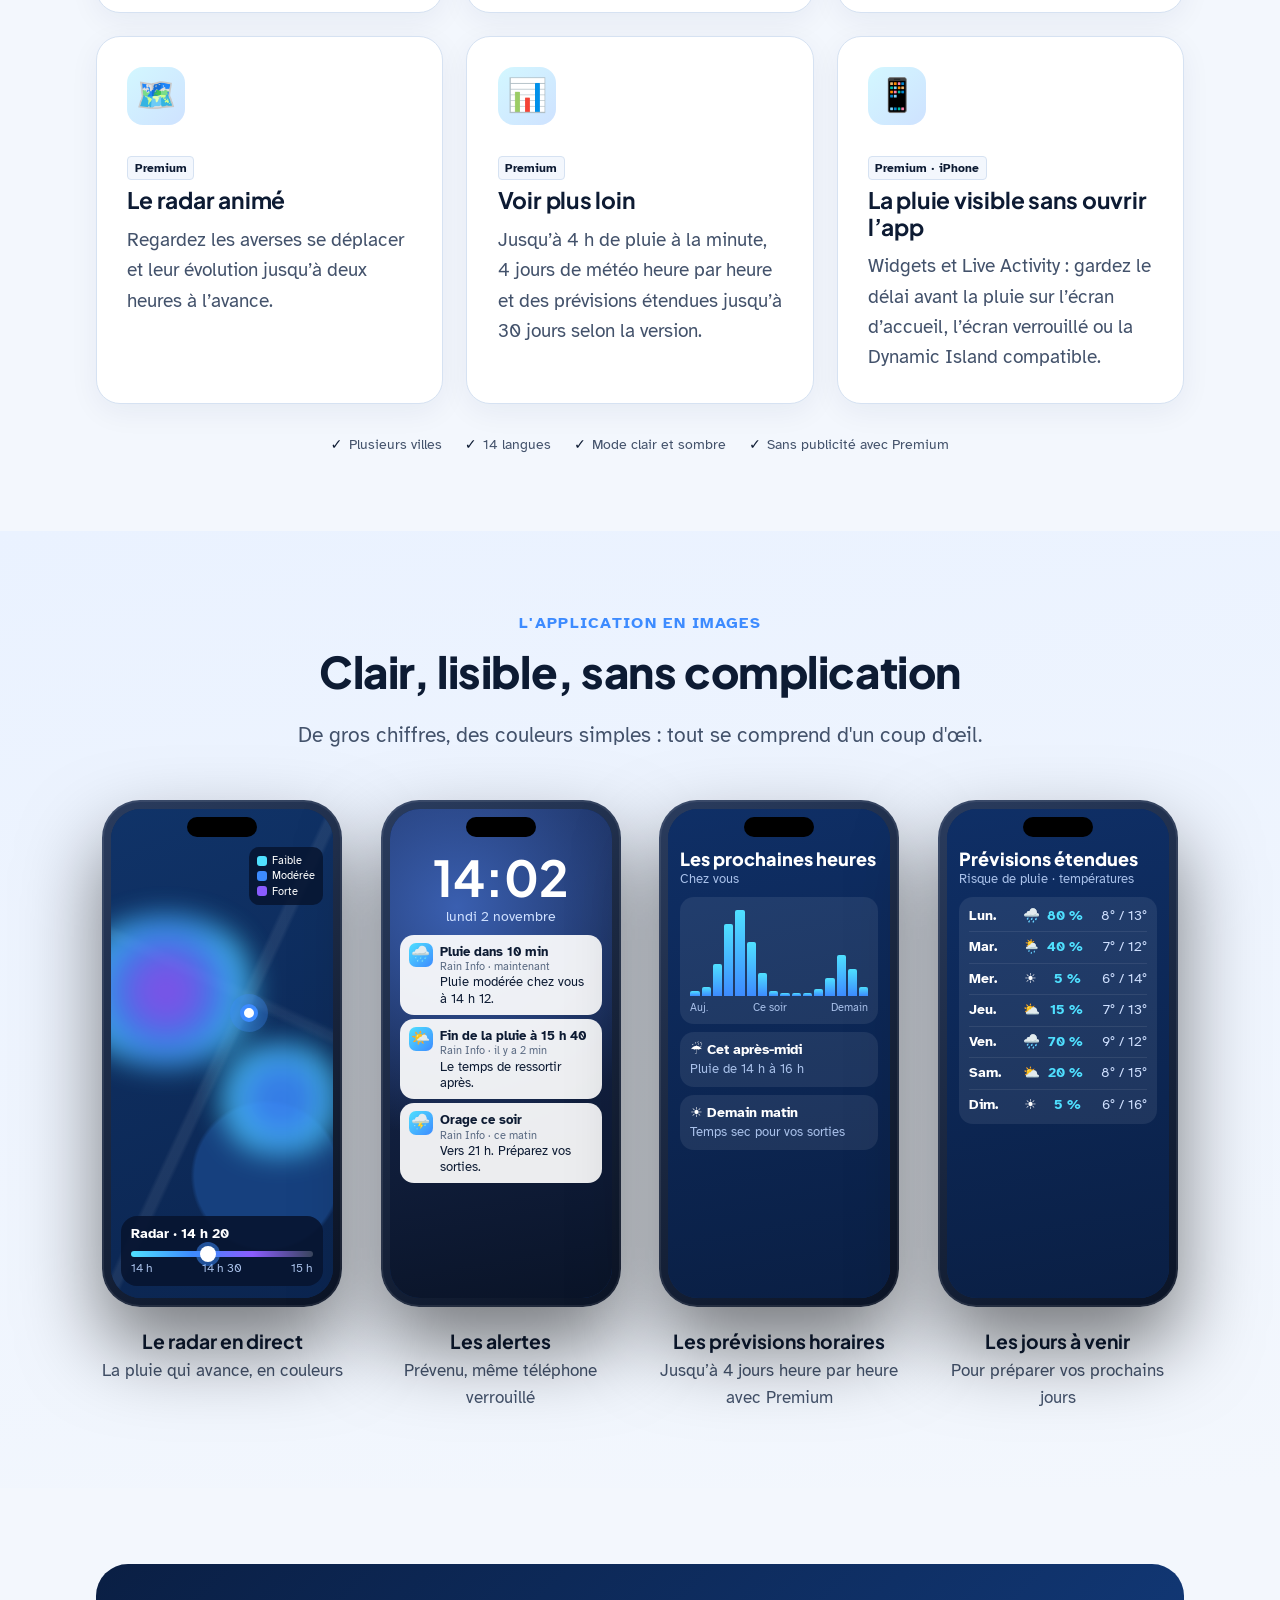
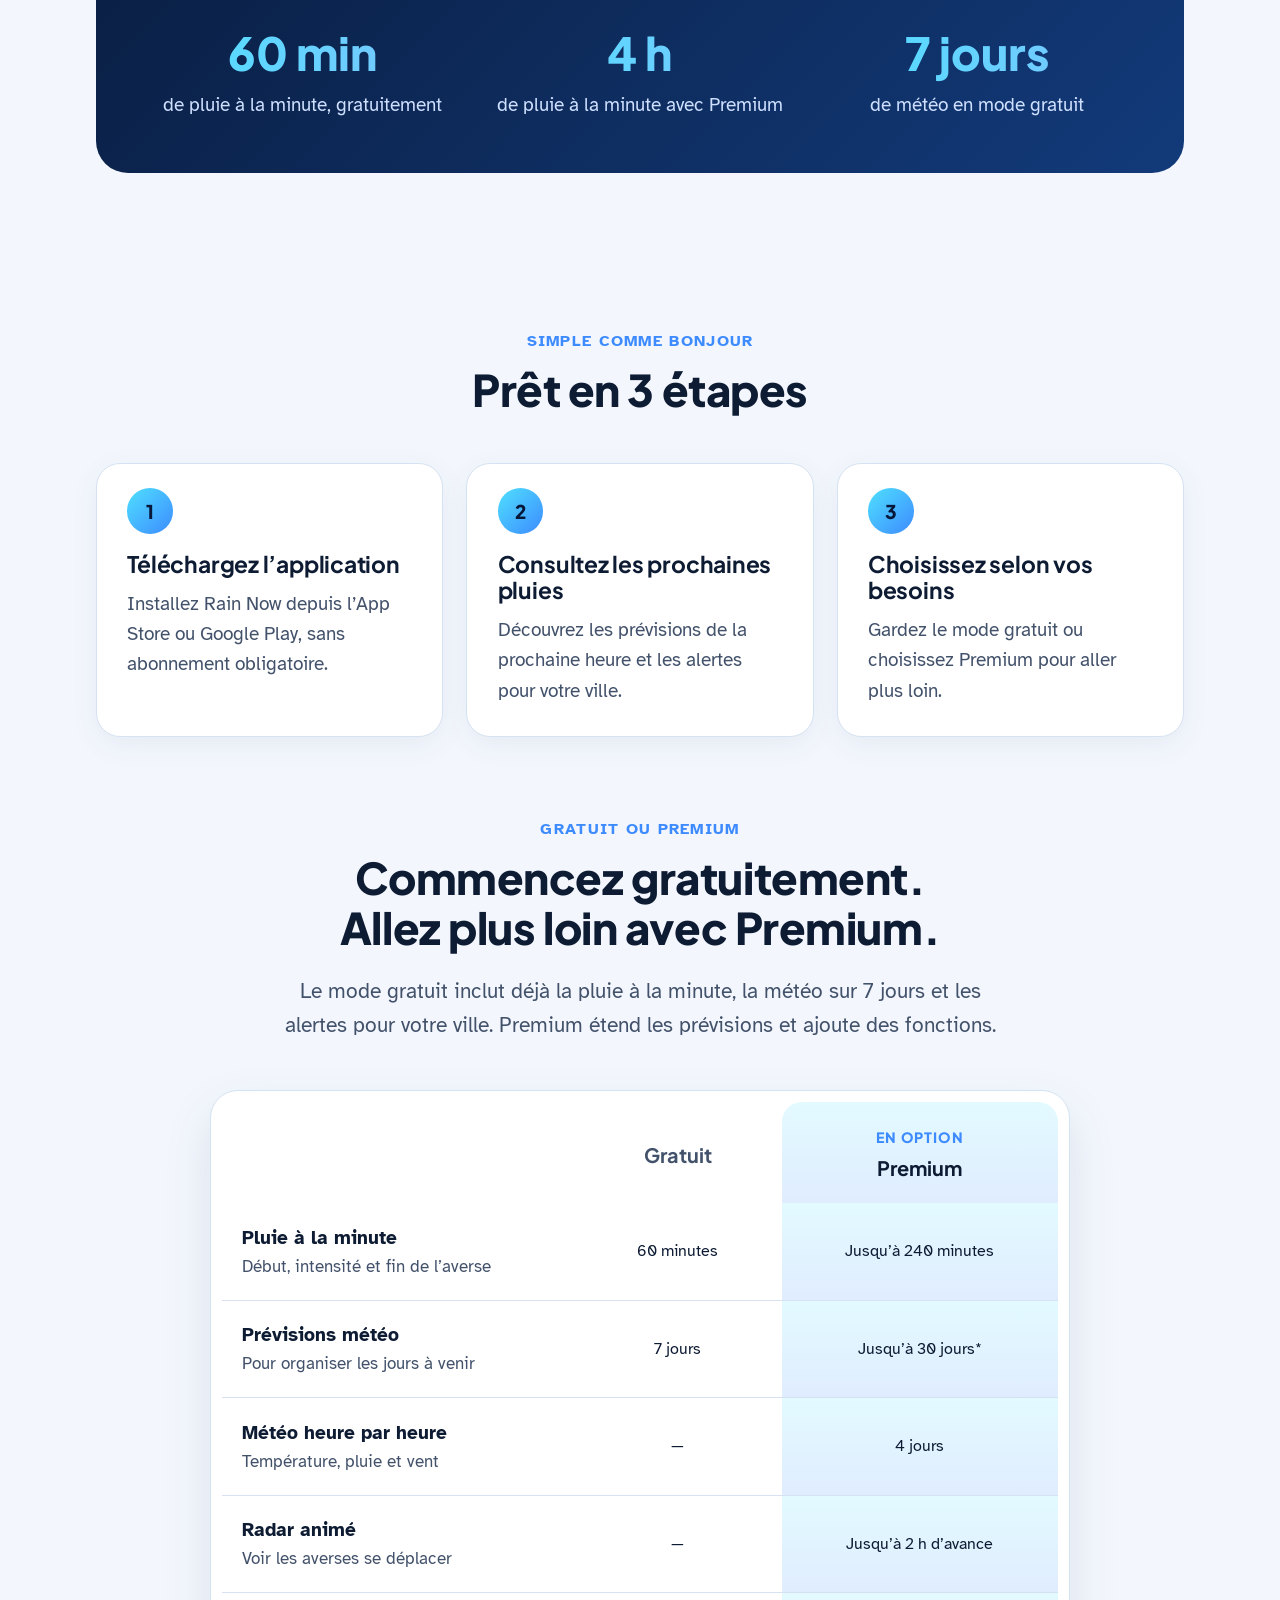
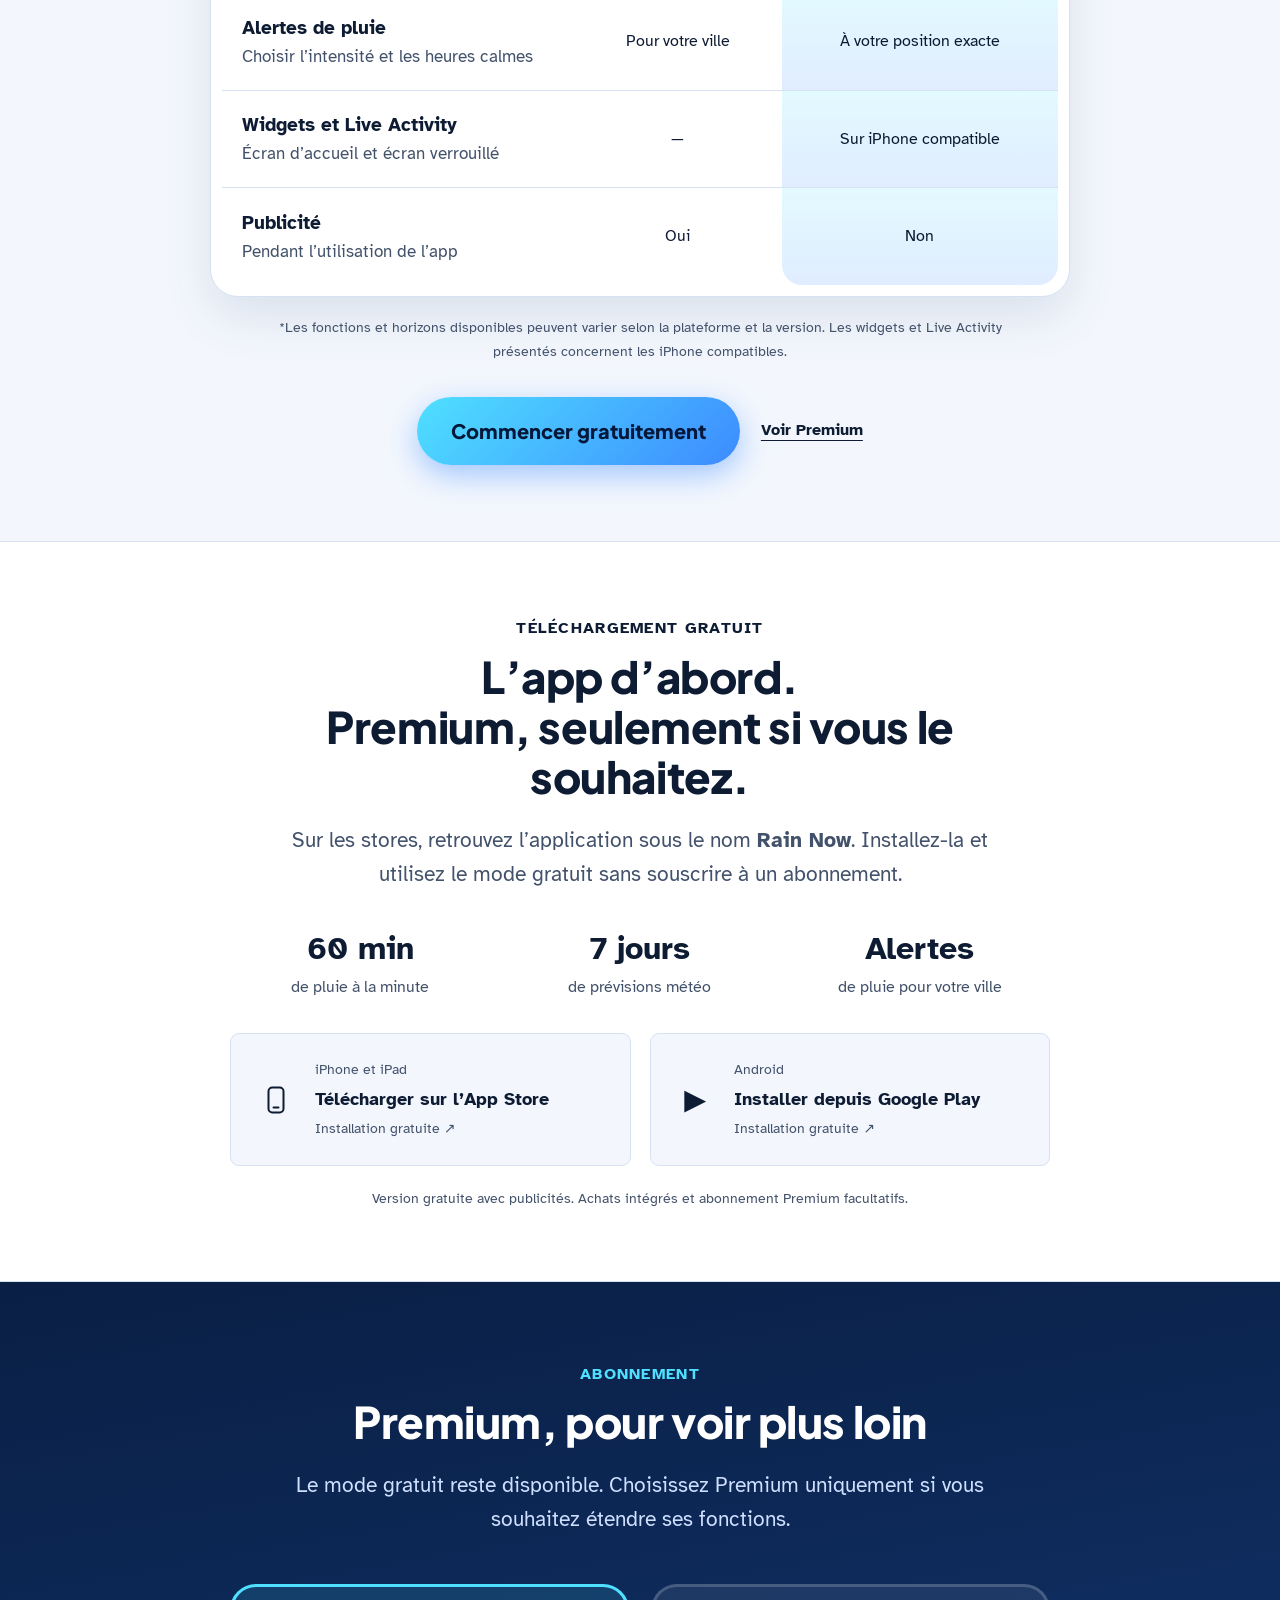
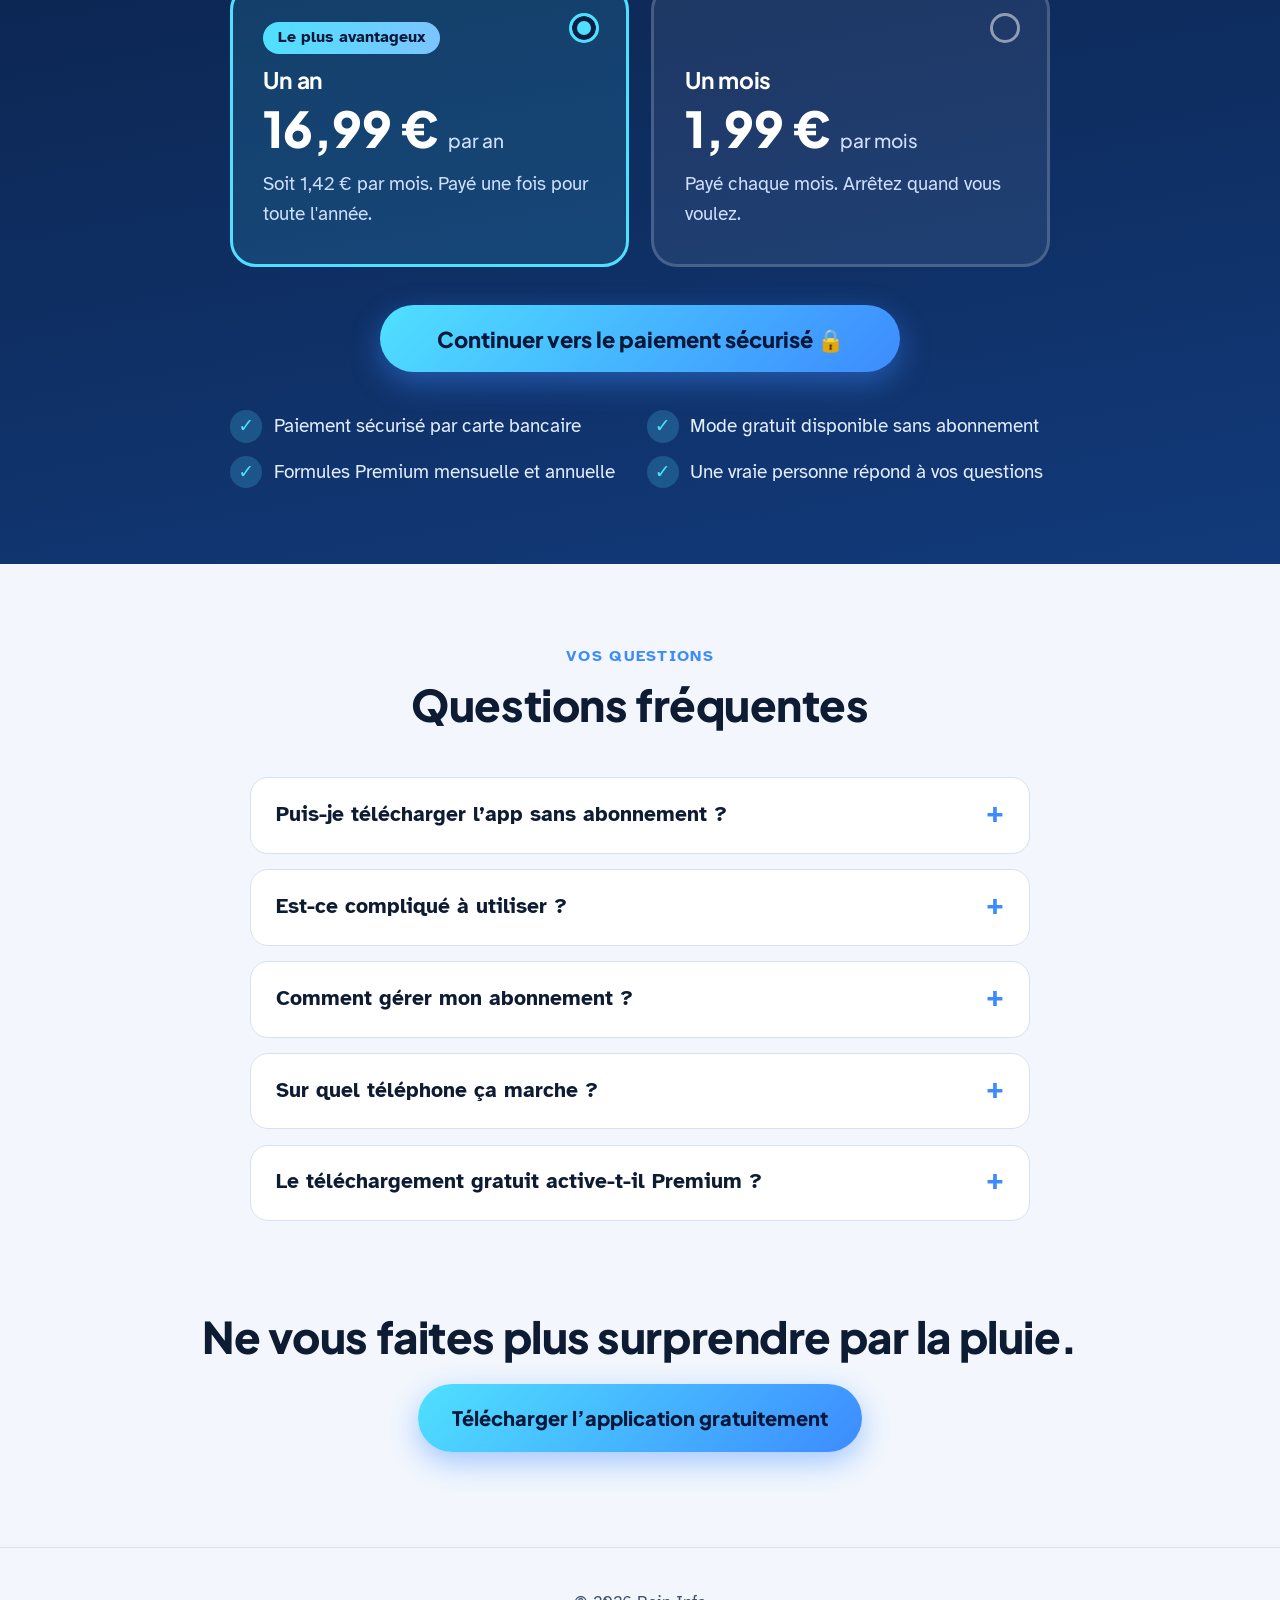
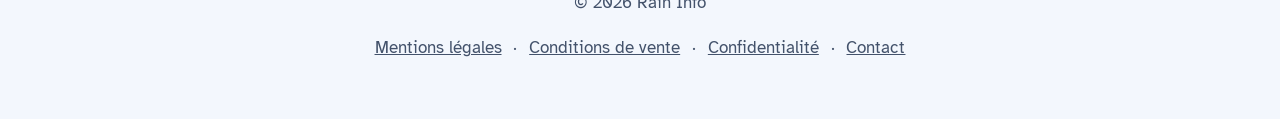
<file: bleu/index.html>
<!doctype html>
<html lang="fr">
<head>
<meta charset="utf-8">
<meta name="viewport" content="width=device-width, initial-scale=1">
<meta name="robots" content="noindex">
<title>Rain Info</title>
<meta name="description" content="Rain Info vous prévient avant que la pluie arrive, à la minute près, là où vous êtes.">
<meta name="theme-color" content="#0a1f44">
<link rel="preconnect" href="https://fonts.googleapis.com">
<link rel="preconnect" href="https://fonts.gstatic.com" crossorigin>
<link href="https://fonts.googleapis.com/css2?family=Plus+Jakarta+Sans:wght@500;700;800&family=Atkinson+Hyperlegible:wght@400;700&display=swap" rel="stylesheet">
<style>
:root{
  --night:#0a1f44; --night2:#123a7a; --sky:#3d8bff; --sky2:#7cc4ff; --cyan:#4fe0ff;
  --bg:#f3f7fd; --surface:#ffffff; --ink:#0d1b33; --muted:#43526b; --line:#d6e2f2;
  --ok:#0f7a45; --focus:#ffb000; --rain1:#4fe0ff; --rain2:#3d8bff; --rain3:#8a5cff;
}
@media (prefers-color-scheme: dark){
  :root:not([data-theme="light"]){ --bg:#071530; --surface:#0f2550; --ink:#eef4ff; --muted:#b9c8e3; --line:#24427a; --ok:#4fd98e; }
}
:root[data-theme="dark"]{ --bg:#071530; --surface:#0f2550; --ink:#eef4ff; --muted:#b9c8e3; --line:#24427a; --ok:#4fd98e; }
*{box-sizing:border-box}
html{font-size:118.75%;scroll-behavior:smooth} /* 19px de base */
@media (prefers-reduced-motion: reduce){html{scroll-behavior:auto}*{animation:none!important;transition:none!important}}
body{margin:0;background:var(--bg);color:var(--ink);font-family:"Atkinson Hyperlegible",system-ui,sans-serif;line-height:1.6;overflow-x:hidden}
h1,h2,h3{font-family:"Plus Jakarta Sans",system-ui,sans-serif;font-weight:800;line-height:1.15;margin:0 0 .5em;letter-spacing:-.01em}
h1{font-size:clamp(2.1rem,6vw,3.3rem)} h2{font-size:clamp(1.6rem,4vw,2.3rem)} h3{font-size:1.2rem;font-weight:700}
p{margin:0 0 1em}
:focus-visible{outline:4px solid var(--focus);outline-offset:3px;border-radius:8px}
.sr{position:absolute!important;width:1px;height:1px;overflow:hidden;clip:rect(0 0 0 0);white-space:nowrap}
.skip{position:absolute;left:-999px;top:0;background:#000;color:#fff;padding:.6em 1em;z-index:20}
.skip:focus{left:16px;top:16px}
.wrap{max-width:1120px;margin:0 auto;padding:0 16px}
.btn{display:inline-flex;align-items:center;justify-content:center;gap:.5em;border:0;border-radius:999px;
  padding:.9em 1.7em;font-family:"Plus Jakarta Sans",sans-serif;font-weight:800;font-size:1.05rem;text-decoration:none;cursor:pointer;min-height:58px;
  background:linear-gradient(135deg,var(--cyan),var(--sky));color:#06183a;box-shadow:0 10px 30px rgba(61,139,255,.45);transition:transform .15s}
.btn:hover{transform:translateY(-2px)}
.btn.light{background:#fff;color:var(--night);box-shadow:none}

/* ---------- En-tête + héros ---------- */
.hero{position:relative;color:#fff;background:
  radial-gradient(900px 500px at 85% 10%,rgba(79,224,255,.25),transparent 60%),
  radial-gradient(700px 500px at 0% 100%,rgba(138,92,255,.25),transparent 60%),
  linear-gradient(170deg,var(--night) 0%,var(--night2) 100%);overflow:hidden}
.hero::after{content:"";position:absolute;inset:0;pointer-events:none;opacity:.35;
  background-image:repeating-linear-gradient(105deg,transparent 0 22px,rgba(255,255,255,.12) 22px 23px);
  mask-image:linear-gradient(to bottom,#000,transparent 70%);animation:pluie 1.2s linear infinite}
@keyframes pluie{to{background-position:-24px 60px}}
nav.top{position:relative;z-index:2;display:flex;align-items:center;justify-content:space-between;padding:1em 0}
.logo{display:flex;align-items:center;gap:.55em;color:#fff;text-decoration:none;font-family:"Plus Jakarta Sans",sans-serif;font-weight:800;font-size:1.3rem}
.logo i{width:42px;height:42px;border-radius:12px;display:grid;place-items:center;font-style:normal;
  background:linear-gradient(135deg,var(--cyan),var(--sky));box-shadow:0 6px 18px rgba(79,224,255,.4)}
nav.top .btn{min-height:48px;padding:.6em 1.2em;font-size:.95rem}
.hero-in{position:relative;z-index:2;display:grid;gap:2.5em;align-items:center;padding:2.5em 0 4em}
@media(min-width:880px){.hero-in{grid-template-columns:1.1fr .9fr;padding:3.5em 0 5em}}
.pill{display:inline-block;background:rgba(255,255,255,.12);border:1px solid rgba(255,255,255,.25);border-radius:999px;padding:.35em 1em;font-weight:700;margin-bottom:1.1em}
.hero .lead{font-size:1.25rem;color:#d7e6ff;max-width:34ch}
.hero h1 span{background:linear-gradient(90deg,var(--cyan),var(--sky2));-webkit-background-clip:text;background-clip:text;color:transparent}
.cta-row{display:flex;flex-wrap:wrap;gap:1em;align-items:center;margin-top:1.6em}
.cta-row small{color:#c3d6f7;font-size:.95rem}

/* ---------- Téléphone ---------- */
.stores{display:flex;gap:.8em;flex-wrap:wrap;margin-top:1.4em}
.store{display:flex;align-items:center;gap:.6em;background:#000;color:#fff;border:1px solid rgba(255,255,255,.3);border-radius:12px;padding:.5em 1em;text-decoration:none;font-size:.85rem;line-height:1.2}
.store b{display:block;font-size:1.05rem}
.phone{position:relative;width:min(320px,82vw);aspect-ratio:9/19;margin:0 auto;border-radius:46px;padding:12px;
  background:linear-gradient(145deg,#2a3c5e,#0b1426);box-shadow:0 40px 80px rgba(0,0,0,.5),inset 0 0 0 2px rgba(255,255,255,.08)}
.screen{position:relative;height:100%;border-radius:36px;overflow:hidden;background:#0c2a5c}
.notch{position:absolute;top:10px;left:50%;transform:translateX(-50%);width:90px;height:24px;border-radius:20px;background:#000;z-index:5}
.map{position:absolute;inset:0;background:
  linear-gradient(115deg,transparent 48%,rgba(255,255,255,.07) 49% 51%,transparent 52%),
  linear-gradient(25deg,transparent 60%,rgba(255,255,255,.06) 61% 62%,transparent 63%),
  radial-gradient(circle at 70% 75%,#16407e 0 18%,transparent 19%),
  linear-gradient(160deg,#103368,#0b2550)}
.cloud{position:absolute;border-radius:50%;filter:blur(14px);opacity:.85;animation:drift 9s ease-in-out infinite alternate}
.c1{width:190px;height:150px;left:-40px;top:22%;background:radial-gradient(circle,var(--rain3) 0 20%,var(--rain2) 45%,var(--rain1) 70%,transparent 72%)}
.c2{width:140px;height:110px;left:45%;top:48%;background:radial-gradient(circle,var(--rain2) 0 30%,var(--rain1) 65%,transparent 68%);animation-delay:-4s}
@keyframes drift{to{transform:translate(55px,25px) scale(1.08)}}
.me{position:absolute;left:58%;top:40%;width:18px;height:18px;border-radius:50%;background:#fff;border:4px solid var(--sky);box-shadow:0 0 0 10px rgba(61,139,255,.3)}
.notif{position:absolute;left:12px;right:12px;top:46px;z-index:4;background:rgba(255,255,255,.95);color:#0d1b33;border-radius:18px;padding:.7em .8em;
  display:flex;gap:.6em;align-items:center;font-size:.8rem;line-height:1.3;box-shadow:0 10px 30px rgba(0,0,0,.35);animation:pop 4s ease-in-out infinite}
.notif i{flex:none;width:34px;height:34px;border-radius:9px;display:grid;place-items:center;font-style:normal;background:linear-gradient(135deg,var(--cyan),var(--sky))}
@keyframes pop{0%,8%{transform:translateY(-130%);opacity:0}15%,85%{transform:none;opacity:1}100%{transform:translateY(-130%);opacity:0}}
.sheet{position:absolute;left:0;right:0;bottom:0;z-index:4;background:rgba(7,21,48,.88);backdrop-filter:blur(8px);color:#fff;border-radius:24px 24px 0 0;padding:1em 1em 1.2em}
.sheet b{font-family:"Plus Jakarta Sans",sans-serif;font-size:1.05rem}
.sheet small{display:block;color:#a9c1ea;font-size:.75rem}
.chart{display:flex;align-items:flex-end;gap:3px;height:60px;margin-top:.7em}
.chart span{flex:1;border-radius:3px 3px 0 0;background:linear-gradient(to top,var(--rain2),var(--rain1))}
.chart-x{display:flex;justify-content:space-between;font-size:.65rem;color:#a9c1ea;margin-top:.3em}

/* ---------- Sections ---------- */
section{padding:4em 0}
.kicker{display:inline-block;color:var(--sky);font-weight:700;text-transform:uppercase;letter-spacing:.08em;font-size:.85rem;margin-bottom:.6em}
.center{text-align:center;max-width:720px;margin:0 auto 2.5em}
.center p{color:var(--muted);font-size:1.1rem}
.feat{display:grid;gap:1.2em}
@media(min-width:720px){.feat{grid-template-columns:repeat(2,1fr)}}
@media(min-width:1000px){.feat{grid-template-columns:repeat(3,1fr)}}
.card{background:var(--surface);border:1px solid var(--line);border-radius:24px;padding:1.6em;box-shadow:0 8px 30px rgba(13,40,90,.06)}
.card .ico{width:58px;height:58px;border-radius:16px;display:grid;place-items:center;font-size:1.7rem;margin-bottom:.8em;background:linear-gradient(135deg,rgba(79,224,255,.25),rgba(61,139,255,.25))}
.card p{color:var(--muted);margin:0}
.big-num{font-family:"Plus Jakarta Sans",sans-serif;font-weight:800;font-size:1.6rem;color:var(--sky)}

.band{background:linear-gradient(135deg,var(--night),var(--night2));color:#fff;border-radius:32px;padding:2.4em 1.6em;display:grid;gap:1.6em;text-align:center}
@media(min-width:720px){.band{grid-template-columns:repeat(3,1fr);padding:2.8em}}
.band b{display:block;font-family:"Plus Jakarta Sans",sans-serif;font-size:2.4rem;font-weight:800;background:linear-gradient(90deg,var(--cyan),var(--sky2));-webkit-background-clip:text;background-clip:text;color:transparent}
.band span{color:#cfe0ff}

.steps{display:grid;gap:1.2em;counter-reset:s}
@media(min-width:820px){.steps{grid-template-columns:repeat(3,1fr)}}
.step{counter-increment:s;position:relative;padding-top:3.4em}
.step::before{content:counter(s);position:absolute;top:1.3em;left:1.6em;width:2.4em;height:2.4em;border-radius:50%;display:grid;place-items:center;
  background:linear-gradient(135deg,var(--cyan),var(--sky));color:#06183a;font-weight:800;font-family:"Plus Jakarta Sans",sans-serif}
.step.card{padding-top:4.6em}

/* Comparatif */
.cmp-wrap{max-width:860px;margin:0 auto;border-radius:28px;background:var(--surface);border:1px solid var(--line);box-shadow:0 20px 50px rgba(13,40,90,.10);padding:.6em}
table.cmp{width:100%;border-collapse:separate;border-spacing:0;table-layout:fixed}
table.cmp col.c-feat{width:50%} table.cmp col.c-free,table.cmp col.c-pro{width:25%}
table.cmp th,table.cmp td{padding:1em .6em;text-align:center;vertical-align:middle;border-bottom:1px solid var(--line)}
table.cmp tbody tr:last-child th,table.cmp tbody tr:last-child td{border-bottom:0}
table.cmp th[scope=row]{text-align:left;font-weight:700;font-size:1.02rem;padding-left:1em}
table.cmp th[scope=row] span{display:block;font-weight:400;font-size:.88rem;color:var(--muted)}
table.cmp thead td{border-bottom:0}
table.cmp thead th{border-bottom:0;padding-top:1.2em;font-family:"Plus Jakarta Sans",sans-serif;font-size:1.05rem}
table.cmp thead th.free{color:var(--muted)}
table.cmp .pro{background:linear-gradient(180deg,rgba(79,224,255,.16),rgba(61,139,255,.16))}
table.cmp thead th.pro{border-radius:20px 20px 0 0;color:var(--ink)}
table.cmp thead th.pro em{display:block;font-style:normal;font-size:.75rem;font-weight:800;text-transform:uppercase;letter-spacing:.06em;color:var(--sky);margin-bottom:.2em}
table.cmp tbody tr:last-child td.pro{border-radius:0 0 20px 20px}
.mk{display:inline-grid;place-items:center;width:2.1em;height:2.1em;border-radius:50%;font-weight:800;font-size:1.05rem}
.mk.y{background:linear-gradient(135deg,var(--cyan),var(--sky));color:#06183a;box-shadow:0 6px 16px rgba(61,139,255,.35)}
.mk.n{background:var(--bg);color:var(--muted);border:2px solid var(--line)}
.lim{display:inline-block;font-size:.85rem;font-weight:700;color:var(--muted);background:var(--bg);border-radius:999px;padding:.25em .7em}
.cmp-cta{text-align:center;margin-top:1.8em}
@media(max-width:560px){
  table.cmp col.c-feat{width:46%} table.cmp col.c-free,table.cmp col.c-pro{width:27%}
  table.cmp th[scope=row]{padding-left:.6em;font-size:.95rem}
  table.cmp th[scope=row] span{display:none}
  table.cmp thead th{font-size:.76rem;padding-left:.1em;padding-right:.1em;letter-spacing:-.01em}
  table.cmp thead th.pro em{font-size:.6rem;letter-spacing:.02em}
  .lim{font-size:.75rem;padding:.25em .5em;white-space:nowrap}
}
.y{color:var(--ok);font-weight:700}.n{color:var(--muted)}

/* Formules */
#abonnement{background:linear-gradient(170deg,var(--night),var(--night2));color:#fff}
#abonnement .center p{color:#cfe0ff}
.plans{display:grid;gap:1.2em;max-width:820px;margin:0 auto}
@media(min-width:720px){.plans{grid-template-columns:1fr 1fr}}
.plan{position:relative;display:block;cursor:pointer;border-radius:26px;padding:1.8em 1.6em;background:rgba(255,255,255,.07);border:3px solid rgba(255,255,255,.18);transition:border-color .15s,background .15s}
.plan:has(input:checked){border-color:var(--cyan);background:rgba(79,224,255,.12)}
.plan:has(input:focus-visible){outline:4px solid var(--focus);outline-offset:3px}
.plan input{position:absolute;opacity:0;pointer-events:none}
.plan .check{position:absolute;top:1.4em;right:1.4em;width:30px;height:30px;border-radius:50%;border:3px solid rgba(255,255,255,.5)}
.plan:has(input:checked) .check{border-color:var(--cyan);background:var(--cyan);box-shadow:inset 0 0 0 5px var(--night)}
.badge{display:inline-block;background:linear-gradient(90deg,var(--cyan),var(--sky2));color:#06183a;border-radius:999px;padding:.2em .9em;font-size:.85rem;font-weight:800;margin-bottom:.8em}
.price{font-family:"Plus Jakarta Sans",sans-serif;font-weight:800;font-size:2.6rem;line-height:1}
.price small{font-size:1rem;font-weight:500;color:#cfe0ff}
.plan p{color:#cfe0ff;margin:.8em 0 0}
.pay{text-align:center;margin-top:2em}
.pay .btn{width:100%;max-width:520px;font-size:1.15rem;min-height:64px}
.reassure{list-style:none;padding:0;margin:2em auto 0;max-width:820px;display:grid;gap:.7em}
@media(min-width:720px){.reassure{grid-template-columns:1fr 1fr}}
.reassure li{display:flex;gap:.6em;align-items:center;color:#e3eeff}
.reassure li::before{content:"✓";flex:none;width:1.7em;height:1.7em;border-radius:50%;display:grid;place-items:center;background:rgba(79,224,255,.2);color:var(--cyan);font-weight:800}

/* FAQ */
.faq{max-width:780px;margin:0 auto}
details{background:var(--surface);border:1px solid var(--line);border-radius:18px;padding:1.1em 1.3em;margin-bottom:.8em}
summary{cursor:pointer;font-weight:700;font-size:1.08rem;list-style:none;display:flex;justify-content:space-between;gap:1em}
summary::after{content:"+";font-size:1.5rem;line-height:1;color:var(--sky)}
details[open] summary::after{content:"–"}
details p{margin:.8em 0 0;color:var(--muted)}

.final{text-align:center}
footer{padding:2.4em 0;border-top:1px solid var(--line);color:var(--muted);font-size:.9rem;text-align:center}
footer a{color:var(--muted);margin:0 .4em}


/* ---------- Galerie d'écrans ---------- */
.shots{background:linear-gradient(170deg,#eaf2ff,var(--bg))}
@media (prefers-color-scheme: dark){:root:not([data-theme="light"]) .shots{background:linear-gradient(170deg,#0c2149,var(--bg))}}
:root[data-theme="dark"] .shots{background:linear-gradient(170deg,#0c2149,var(--bg))}
.gallery{display:grid;grid-template-columns:repeat(4,1fr);gap:1.4em;align-items:start}
.shot{margin:0;text-align:center}
.shot figcaption{margin-top:1em;font-weight:700;font-family:"Plus Jakarta Sans",sans-serif;font-size:1.02rem}
.shot figcaption span{display:block;font-family:"Atkinson Hyperlegible",sans-serif;font-weight:400;color:var(--muted);font-size:.9rem}
.mini{width:100%;max-width:240px;border-radius:38px;padding:9px}
.mini .screen{border-radius:30px;color:#fff;font-size:.72rem;line-height:1.35;text-align:left}
.mini .notch{width:70px;height:20px;top:8px}
.scr-pad{position:absolute;inset:0;padding:38px 12px 12px;display:flex;flex-direction:column;gap:8px;background:linear-gradient(170deg,#0f2f66,#0a1f44)}
.scr-h{font-family:"Plus Jakarta Sans",sans-serif;font-weight:800;font-size:.95rem}
.scr-s{color:#a9c1ea;font-size:.68rem}
.tile{background:rgba(255,255,255,.08);border-radius:14px;padding:9px 10px}
.timeline{position:absolute;left:10px;right:10px;bottom:12px;z-index:4;background:rgba(7,21,48,.9);border-radius:16px;padding:9px 10px}
.timeline .track{height:6px;border-radius:3px;background:linear-gradient(90deg,var(--rain1),var(--rain2),var(--rain3),rgba(255,255,255,.2));margin:7px 0 4px;position:relative}
.timeline .track i{position:absolute;left:38%;top:-5px;width:16px;height:16px;border-radius:50%;background:#fff;box-shadow:0 0 0 4px rgba(61,139,255,.5)}
.timeline .lbl{display:flex;justify-content:space-between;color:#a9c1ea;font-size:.62rem}
.legend{position:absolute;top:38px;right:10px;z-index:4;background:rgba(7,21,48,.85);border-radius:10px;padding:6px 8px;font-size:.6rem}
.legend span{display:flex;align-items:center;gap:5px}
.legend span::before{content:"";width:10px;height:10px;border-radius:3px;background:var(--c)}
.hours{display:flex;align-items:flex-end;gap:2px;height:90px}
.hours span{flex:1;border-radius:2px 2px 0 0;background:linear-gradient(to top,var(--rain2),var(--rain1))}
.hlbl{display:flex;justify-content:space-between;color:#a9c1ea;font-size:.6rem;margin-top:4px}
.row{display:flex;align-items:center;justify-content:space-between;gap:6px;padding:6px 0;border-bottom:1px solid rgba(255,255,255,.08)}
.row:last-child{border-bottom:0}
.row .d{width:3.6em;font-weight:700}
.row .p{color:var(--cyan);font-weight:700;width:2.8em;text-align:right}
.row .t{color:#cfe0ff;width:4.4em;text-align:right}
.lock{position:absolute;inset:0;background:radial-gradient(circle at 30% 20%,#3a5fb0,transparent 55%),linear-gradient(170deg,#1b2f5e,#0a1428);padding:44px 10px 12px;display:flex;flex-direction:column;gap:7px}
.lock .clock{text-align:center;font-family:"Plus Jakarta Sans",sans-serif;font-weight:700;font-size:2.6rem;line-height:1;margin-bottom:2px}
.lock .date{text-align:center;color:#cfe0ff;font-size:.72rem;margin-bottom:8px}
.nt{background:rgba(255,255,255,.92);color:#0d1b33;border-radius:14px;padding:8px 9px;display:flex;gap:7px;align-items:flex-start;font-size:.66rem;line-height:1.3}
.nt i{flex:none;width:24px;height:24px;border-radius:7px;display:grid;place-items:center;font-style:normal;font-size:.8rem;background:linear-gradient(135deg,var(--cyan),var(--sky))}
.nt b{font-size:.7rem}
.nt small{display:block;color:#5a6a82;font-size:.58rem}
@media(max-width:999px){
  .gallery{display:flex;overflow-x:auto;scroll-snap-type:x mandatory;gap:1em;padding:0 16px 1em;margin:0 -16px;-webkit-overflow-scrolling:touch;scrollbar-width:none}
  .gallery::-webkit-scrollbar{display:none}
  .shot{flex:0 0 62%;max-width:250px;scroll-snap-align:center}
  .swipe{display:block!important}
}
.swipe{display:none;text-align:center;color:var(--muted);font-size:.9rem;margin-top:.4em}

/* ---------- Optimisation mobile ---------- */
.sticky-cta{display:none}
@media(max-width:879px){
  html{font-size:112.5%}
  section{padding:2.8em 0}
  .center{margin-bottom:1.8em}
  .hero-in{gap:1.8em;padding:1.2em 0 2.6em;text-align:center}
  .hero .lead{margin-left:auto;margin-right:auto}
  .cta-row{justify-content:center;flex-direction:column;gap:.6em}
  .cta-row .btn{width:100%;max-width:420px}
  .stores{justify-content:center}
  .phone{width:min(250px,68vw);border-radius:38px;padding:10px}
  .screen{border-radius:30px}
  .notif{top:40px;font-size:.72rem}
  .sheet b{font-size:.92rem;white-space:nowrap}
  .band{grid-template-columns:repeat(3,1fr);gap:.5em}
  .band b{font-size:1.3rem;white-space:nowrap}
  .band span{font-size:.78rem;line-height:1.3;display:block}
  .card{padding:1.3em;border-radius:20px}
  .feat .card{display:grid;grid-template-columns:auto 1fr;column-gap:1em;align-items:start}
  .feat .card .ico{grid-row:span 2;margin:0;width:52px;height:52px}
  .feat .card h3{margin-bottom:.25em}
  .band{border-radius:24px;padding:1.6em 1em;gap:1.1em}
  .band b{font-size:2rem}
  .step.card{padding-top:1.3em;padding-left:4.4em}
  .step::before{top:1.2em;left:1.1em}
  .plan{padding:1.4em 1.2em}
  .price{font-size:2.2rem}
  .reassure{padding:0 .2em}
  .final h2{font-size:1.5rem}
  body{padding-bottom:84px}
  .sticky-cta{display:flex;position:fixed;left:0;right:0;bottom:0;z-index:30;gap:.8em;align-items:center;justify-content:space-between;
    padding:.7em 16px calc(.7em + env(safe-area-inset-bottom));background:rgba(10,31,68,.96);backdrop-filter:blur(8px);color:#fff;
    box-shadow:0 -8px 24px rgba(0,0,0,.25);transition:transform .25s}
  .sticky-cta.hide{transform:translateY(110%)}
  .sticky-cta span{font-size:.9rem;line-height:1.25}
  .sticky-cta b{display:block;font-size:1.05rem}
  .sticky-cta .btn{min-height:52px;padding:.6em 1.3em;font-size:1rem;flex:none}
}
@media(max-width:380px){ nav.top .btn{display:none} }
</style>
<link rel="stylesheet" href="assets/brand.css">
<link rel="stylesheet" href="assets/freemium.css">
</head>
<body class="edition-blue">
<a class="skip" href="#contenu">Aller au contenu</a>

<header class="hero">
  <div class="wrap">
    <nav class="top" aria-label="Navigation principale">
      <div class="brand-lockup">
        <a class="logo" href="#" aria-label="Rain Info, accueil"><i aria-hidden="true">🌧️</i><span class="brand-name">Rain Info</span></a>
      </div>
      <a class="btn" href="#telecharger">Télécharger</a>
    </nav>
    <div class="hero-in">
      <div>
        <span class="pill">☔ Alerte pluie à la minute près</span>
        <h1>La pluie arrive ?<br><span>Vous le savez avant.</span></h1>
        <p class="lead">Rain Info vous envoie un message quelques minutes avant qu'il pleuve, exactement là où vous êtes.</p>
        <div class="cta-row">
          <a class="btn" href="#telecharger">Télécharger gratuitement</a>
          <a class="hero-secondary" href="#abonnement">Découvrir Premium <span aria-hidden="true">↗</span></a>
        </div>
        <p class="hero-price">Mode gratuit disponible · Premium facultatif</p>
        <div class="stores" aria-label="Télécharger gratuitement Rain Now">
          <a class="store" data-store="ios" href="https://apps.apple.com/app/id6535656223" target="_blank" rel="noopener noreferrer"><span aria-hidden="true"><svg width="24" height="24" viewBox="0 0 24 24" fill="none" stroke="currentColor" stroke-width="1.6" stroke-linecap="round" stroke-linejoin="round" aria-hidden="true"><rect x="6" y="2" width="12" height="20" rx="3"/><path d="M10 18h4"/></svg></span><span>Télécharger sur<b>App Store</b></span></a>
          <a class="store" data-store="android" href="https://play.google.com/store/apps/details?id=com.raintoday.rainalerts" target="_blank" rel="noopener noreferrer"><span aria-hidden="true" style="font-size:1.3rem">▶</span><span>Disponible sur<b>Google Play</b></span></a>
        </div>
      </div>

      <div class="phone" role="img" aria-label="Écran de l'application Rain Info : carte radar avec un nuage de pluie qui approche, notification « Pluie dans 12 minutes » et graphique de la prochaine heure.">
        <div class="screen" aria-hidden="true">
          <div class="notch"></div>
          <div class="map"></div>
          <div class="cloud c1"></div>
          <div class="cloud c2"></div>
          <div class="me"></div>
          <div class="notif"><i>🌧️</i><div><b>Pluie dans 12 min</b><br>Pensez à prendre votre parapluie.</div></div>
          <div class="sheet">
            <b>Pluie modérée à 14 h 12</b>
            <small>Chez vous · Fin vers 14 h 45</small>
            <div class="chart">
              <span style="height:4%"></span><span style="height:4%"></span><span style="height:6%"></span><span style="height:18%"></span><span style="height:42%"></span><span style="height:70%"></span><span style="height:92%"></span><span style="height:85%"></span><span style="height:60%"></span><span style="height:35%"></span><span style="height:15%"></span><span style="height:5%"></span>
            </div>
            <div class="chart-x"><span>Maint.</span><span>+15</span><span>+30</span><span>+45</span><span>+60 min</span></div>
          </div>
        </div>
      </div>
    </div>
  </div>
</header>

<main id="contenu">
  <section aria-labelledby="t-fonc">
    <div class="wrap">
      <div class="center">
        <span class="kicker">Fonctionnalités</span>
        <h2 id="t-fonc">Tout ce qu'il faut pour ne plus être surpris</h2>
        <p>Pensé pour être simple : vous installez, et Rain Info s'occupe du reste.</p>
      </div>
      <div class="feat">
        <div class="card"><div class="ico" aria-hidden="true">⏱️</div><span class="feature-tier">Gratuit</span><h3>La pluie, minute par minute</h3><p>Le début, l’intensité et la fin de la pluie sur les 60 prochaines minutes, pour préparer votre activité.</p></div>
        <div class="card"><div class="ico" aria-hidden="true">🔔</div><span class="feature-tier">Gratuit et Premium</span><h3>Des alertes avant l’averse</h3><p>Des alertes pour votre ville en mode gratuit ; la position exacte avec Premium. Réglez l’intensité et les heures calmes.</p></div>
        <div class="card"><div class="ico" aria-hidden="true">📅</div><span class="feature-tier">Gratuit</span><h3>La météo sur 7 jours</h3><p>Consultez la météo de la semaine. Suivez votre ville ou d’autres lieux pour préparer vos projets.</p></div>
        <div class="card"><div class="ico" aria-hidden="true">🗺️</div><span class="feature-tier">Premium</span><h3>Le radar animé</h3><p>Regardez les averses se déplacer et leur évolution jusqu’à deux heures à l’avance.</p></div>
        <div class="card"><div class="ico" aria-hidden="true">📊</div><span class="feature-tier">Premium</span><h3>Voir plus loin</h3><p>Jusqu’à 4 h de pluie à la minute, 4 jours de météo heure par heure et des prévisions étendues jusqu’à 30 jours selon la version.</p></div>
        <div class="card"><div class="ico" aria-hidden="true">📱</div><span class="feature-tier">Premium · iPhone</span><h3>La pluie visible sans ouvrir l’app</h3><p>Widgets et Live Activity : gardez le délai avant la pluie sur l’écran d’accueil, l’écran verrouillé ou la Dynamic Island compatible.</p></div>
      </div>
      <ul class="supporting-features"><li>Plusieurs villes</li><li>14 langues</li><li>Mode clair et sombre</li><li>Sans publicité avec Premium</li></ul>
    </div>
  </section>

  <section class="shots" aria-labelledby="t-shots">
    <div class="wrap">
      <div class="center">
        <span class="kicker">L'application en images</span>
        <h2 id="t-shots">Clair, lisible, sans complication</h2>
        <p>De gros chiffres, des couleurs simples : tout se comprend d'un coup d'œil.</p>
      </div>
      <div class="gallery">

        <figure class="shot">
          <div class="phone mini" role="img" aria-label="Écran radar : carte avec les zones de pluie colorées selon leur force et une barre pour voir l'évolution dans l'heure.">
            <div class="screen" aria-hidden="true">
              <div class="notch"></div>
              <div class="map"></div>
              <div class="cloud c1"></div>
              <div class="cloud c2"></div>
              <div class="me"></div>
              <div class="legend"><span style="--c:var(--rain1)">Faible</span><span style="--c:var(--rain2)">Modérée</span><span style="--c:var(--rain3)">Forte</span></div>
              <div class="timeline"><b>Radar · 14 h 20</b><div class="track"><i></i></div><div class="lbl"><span>14 h</span><span>14 h 30</span><span>15 h</span></div></div>
            </div>
          </div>
          <figcaption>Le radar en direct<span>La pluie qui avance, en couleurs</span></figcaption>
        </figure>

        <figure class="shot">
          <div class="phone mini" role="img" aria-label="Écran de verrouillage avec trois notifications Rain Info : pluie dans 10 minutes, fin de la pluie à 15 h 40, orage prévu ce soir.">
            <div class="screen" aria-hidden="true">
              <div class="notch"></div>
              <div class="lock">
                <div class="clock">14:02</div>
                <div class="date">lundi 2 novembre</div>
                <div class="nt"><i>🌧️</i><div><b>Pluie dans 10 min</b><small>Rain Info · maintenant</small>Pluie modérée chez vous à 14 h 12.</div></div>
                <div class="nt"><i>🌤️</i><div><b>Fin de la pluie à 15 h 40</b><small>Rain Info · il y a 2 min</small>Le temps de ressortir après.</div></div>
                <div class="nt"><i>⛈️</i><div><b>Orage ce soir</b><small>Rain Info · ce matin</small>Vers 21 h. Préparez vos sorties.</div></div>
              </div>
            </div>
          </div>
          <figcaption>Les alertes<span>Prévenu, même téléphone verrouillé</span></figcaption>
        </figure>

        <figure class="shot">
          <div class="phone mini" role="img" aria-label="Écran des prévisions horaires : graphique de pluie heure par heure et résumé : pluie cet après-midi, sec demain matin.">
            <div class="screen" aria-hidden="true">
              <div class="notch"></div>
              <div class="scr-pad">
                <div><div class="scr-h">Les prochaines heures</div><div class="scr-s">Chez vous</div></div>
                <div class="tile">
                  <div class="hours">
                    <span style="height:5%"></span><span style="height:10%"></span><span style="height:35%"></span><span style="height:80%"></span><span style="height:95%"></span><span style="height:60%"></span><span style="height:25%"></span><span style="height:5%"></span><span style="height:3%"></span><span style="height:3%"></span><span style="height:3%"></span><span style="height:8%"></span><span style="height:20%"></span><span style="height:45%"></span><span style="height:30%"></span><span style="height:10%"></span>
                  </div>
                  <div class="hlbl"><span>Auj.</span><span>Ce soir</span><span>Demain</span></div>
                </div>
                <div class="tile">☔ <b>Cet après-midi</b><br><span class="scr-s">Pluie de 14 h à 16 h</span></div>
                <div class="tile">☀️ <b>Demain matin</b><br><span class="scr-s">Temps sec pour vos sorties</span></div>
              </div>
            </div>
          </div>
          <figcaption>Les prévisions horaires<span>Jusqu’à 4 jours heure par heure avec Premium</span></figcaption>
        </figure>

        <figure class="shot">
          <div class="phone mini" role="img" aria-label="Écran des prévisions étendues : liste des jours avec icône météo, risque de pluie et températures.">
            <div class="screen" aria-hidden="true">
              <div class="notch"></div>
              <div class="scr-pad">
                <div><div class="scr-h">Prévisions étendues</div><div class="scr-s">Risque de pluie · températures</div></div>
                <div class="tile" style="padding:4px 10px">
                  <div class="row"><span class="d">Lun.</span><span>🌧️</span><span class="p">80 %</span><span class="t">8° / 13°</span></div>
                  <div class="row"><span class="d">Mar.</span><span>🌦️</span><span class="p">40 %</span><span class="t">7° / 12°</span></div>
                  <div class="row"><span class="d">Mer.</span><span>☀️</span><span class="p">5 %</span><span class="t">6° / 14°</span></div>
                  <div class="row"><span class="d">Jeu.</span><span>⛅</span><span class="p">15 %</span><span class="t">7° / 13°</span></div>
                  <div class="row"><span class="d">Ven.</span><span>🌧️</span><span class="p">70 %</span><span class="t">9° / 12°</span></div>
                  <div class="row"><span class="d">Sam.</span><span>⛅</span><span class="p">20 %</span><span class="t">8° / 15°</span></div>
                  <div class="row"><span class="d">Dim.</span><span>☀️</span><span class="p">5 %</span><span class="t">6° / 16°</span></div>
                </div>
              </div>
            </div>
          </div>
          <figcaption>Les jours à venir<span>Pour préparer vos prochains jours</span></figcaption>
        </figure>

      </div>
      <p class="swipe" aria-hidden="true">← Faites glisser pour voir les autres écrans →</p>
    </div>
  </section>

  <section aria-label="Rain Info en chiffres">
    <div class="wrap">
      <div class="band">
        <div><b>60 min</b><span>de pluie à la minute, gratuitement</span></div>
        <div><b>4 h</b><span>de pluie à la minute avec Premium</span></div>
        <div><b>7 jours</b><span>de météo en mode gratuit</span></div>
      </div>
    </div>
  </section>

  <section aria-labelledby="t-comment">
    <div class="wrap">
      <div class="center">
        <span class="kicker">Simple comme bonjour</span>
        <h2 id="t-comment">Prêt en 3 étapes</h2>
      </div>
      <div class="steps">
        <div class="card step"><h3>Téléchargez l’application</h3><p>Installez Rain Now depuis l’App Store ou Google Play, sans abonnement obligatoire.</p></div>
        <div class="card step"><h3>Consultez les prochaines pluies</h3><p>Découvrez les prévisions de la prochaine heure et les alertes pour votre ville.</p></div>
        <div class="card step"><h3>Choisissez selon vos besoins</h3><p>Gardez le mode gratuit ou choisissez Premium pour aller plus loin.</p></div>
      </div>
    </div>
  </section>

  <section style="padding-top:0" aria-labelledby="t-avantages">
    <div class="wrap">
      <div class="center">
        <span class="kicker">Gratuit ou Premium</span>
        <h2 id="t-avantages">Commencez gratuitement.<br>Allez plus loin avec Premium.</h2>
        <p>Le mode gratuit inclut déjà la pluie à la minute, la météo sur 7 jours et les alertes pour votre ville. Premium étend les prévisions et ajoute des fonctions.</p>
      </div>
      <div class="cmp-wrap">
        <table class="cmp">
          <caption class="sr">Comparaison entre le mode gratuit et Premium de Rain Info</caption>
          <colgroup><col class="c-feat"><col class="c-free"><col class="c-pro"></colgroup>
          <thead><tr><td></td><th scope="col" class="free">Gratuit</th><th scope="col" class="pro"><em>En option</em>Premium</th></tr></thead>
          <tbody>
            <tr><th scope="row">Pluie à la minute<span>Début, intensité et fin de l’averse</span></th><td><span class="compare-value">60 minutes</span></td><td class="pro"><span class="compare-value">Jusqu’à 240 minutes</span></td></tr>
            <tr><th scope="row">Prévisions météo<span>Pour organiser les jours à venir</span></th><td><span class="compare-value">7 jours</span></td><td class="pro"><span class="compare-value">Jusqu’à 30 jours*</span></td></tr>
            <tr><th scope="row">Météo heure par heure<span>Température, pluie et vent</span></th><td><span class="compare-value">—</span></td><td class="pro"><span class="compare-value">4 jours</span></td></tr>
            <tr><th scope="row">Radar animé<span>Voir les averses se déplacer</span></th><td><span class="compare-value">—</span></td><td class="pro"><span class="compare-value">Jusqu’à 2 h d’avance</span></td></tr>
            <tr><th scope="row">Alertes de pluie<span>Choisir l’intensité et les heures calmes</span></th><td><span class="compare-value">Pour votre ville</span></td><td class="pro"><span class="compare-value">À votre position exacte</span></td></tr>
            <tr><th scope="row">Widgets et Live Activity<span>Écran d’accueil et écran verrouillé</span></th><td><span class="compare-value">—</span></td><td class="pro"><span class="compare-value">Sur iPhone compatible</span></td></tr>
            <tr><th scope="row">Publicité<span>Pendant l’utilisation de l’app</span></th><td><span class="compare-value">Oui</span></td><td class="pro"><span class="compare-value">Non</span></td></tr>
          </tbody>
        </table>
      </div>
      <p class="comparison-note">*Les fonctions et horizons disponibles peuvent varier selon la plateforme et la version. Les widgets et Live Activity présentés concernent les iPhone compatibles.</p>
      <div class="cmp-cta"><a class="btn" href="#telecharger">Commencer gratuitement</a> <a class="free-secondary" href="#abonnement">Voir Premium</a></div>
    </div>
  </section>


  <section class="download-section" id="telecharger" aria-labelledby="t-download">
    <div class="wrap">
      <div class="center"><span class="kicker">Téléchargement gratuit</span><h2 id="t-download">L’app d’abord.<br>Premium, seulement si vous le souhaitez.</h2><p>Sur les stores, retrouvez l’application sous le nom <strong>Rain Now</strong>. Installez-la et utilisez le mode gratuit sans souscrire à un abonnement.</p></div>
      <div class="free-included"><span><strong>60 min</strong>de pluie à la minute</span><span><strong>7 jours</strong>de prévisions météo</span><span><strong>Alertes</strong>de pluie pour votre ville</span></div>
      <div class="download-platforms">
        <a class="download-platform" data-store="ios" href="https://apps.apple.com/app/id6535656223" target="_blank" rel="noopener noreferrer"><span class="download-platform-icon"><svg width="24" height="24" viewBox="0 0 24 24" fill="none" stroke="currentColor" stroke-width="1.6" stroke-linecap="round" stroke-linejoin="round" aria-hidden="true"><rect x="6" y="2" width="12" height="20" rx="3"/><path d="M10 18h4"/></svg></span><span><small>iPhone et iPad</small><strong>Télécharger sur l’App Store</strong><span>Installation gratuite <span aria-hidden="true">↗</span></span></span></a>
        <a class="download-platform" data-store="android" href="https://play.google.com/store/apps/details?id=com.raintoday.rainalerts" target="_blank" rel="noopener noreferrer"><span class="download-platform-icon" aria-hidden="true">▶</span><span><small>Android</small><strong>Installer depuis Google Play</strong><span>Installation gratuite <span aria-hidden="true">↗</span></span></span></a>
      </div>
      <p class="download-note">Version gratuite avec publicités. Achats intégrés et abonnement Premium facultatifs.</p>
    </div>
  </section>

  <section id="abonnement" aria-labelledby="t-abo">
    <div class="wrap">
      <div class="center">
        <span class="kicker" style="color:var(--cyan)">Abonnement</span>
        <h2 id="t-abo">Premium, pour voir plus loin</h2>
        <p>Le mode gratuit reste disponible. Choisissez Premium uniquement si vous souhaitez étendre ses fonctions.</p>
      </div>
      <form id="pay-form">
        <fieldset style="border:0;padding:0;margin:0">
          <legend style="position:absolute;left:-9999px">Formule d'abonnement</legend>
          <div class="plans">
            <label class="plan">
              <input type="radio" name="plan" value="annuel" checked>
              <span class="check" aria-hidden="true"></span>
              <span class="badge">Le plus avantageux</span>
              <h3>Un an</h3>
              <div class="price">16,99 € <small>par an</small></div>
              <p>Soit 1,42 € par mois. Payé une fois pour toute l'année.</p>
            </label>
            <label class="plan">
              <input type="radio" name="plan" value="mensuel">
              <span class="check" aria-hidden="true"></span>
              <span class="badge" style="visibility:hidden" aria-hidden="true">-</span>
              <h3>Un mois</h3>
              <div class="price">1,99 € <small>par mois</small></div>
              <p>Payé chaque mois. Arrêtez quand vous voulez.</p>
            </label>
          </div>
        </fieldset>
        <div class="pay">
          <button class="btn" type="submit">Continuer vers le paiement sécurisé 🔒</button>
                  </div>
      </form>
      <ul class="reassure">
        <li>Paiement sécurisé par carte bancaire</li>
        <li>Mode gratuit disponible sans abonnement</li>
        <li>Formules Premium mensuelle et annuelle</li>
        <li>Une vraie personne répond à vos questions</li>
      </ul>
    </div>
  </section>

  <section aria-labelledby="t-faq">
    <div class="wrap">
      <div class="center"><span class="kicker">Vos questions</span><h2 id="t-faq">Questions fréquentes</h2></div>
      <div class="faq">
        <details><summary>Puis-je télécharger l’app sans abonnement ?</summary><p>Oui. Téléchargez Rain Now depuis l’App Store ou Google Play et utilisez son mode gratuit. Premium est facultatif et peut être choisi séparément.</p></details>
        <details><summary>Est-ce compliqué à utiliser ?</summary><p>Non. Une fois installé, Rain Info fonctionne tout seul. Vous recevez simplement un message quand la pluie approche.</p></details>
        <details><summary>Comment gérer mon abonnement ?</summary><p>Pour un abonnement acheté dans l’app, utilisez les réglages d’abonnement de votre App Store ou de Google Play. Pour une souscription sur le site, suivez les indications reçues lors de la souscription.</p></details>
        <details><summary>Sur quel téléphone ça marche ?</summary><p>Sur iPhone et Android. Certaines fonctions, notamment les widgets et Live Activity sur iPhone, dépendent de la plateforme et de la version.</p></details>
        <details><summary>Le téléchargement gratuit active-t-il Premium ?</summary><p>Non. Le téléchargement donne accès au mode gratuit. Un abonnement Premium nécessite une souscription distincte avec ses conditions et son prix affichés avant validation.</p></details>
      </div>
    </div>
  </section>

  <section class="final" style="padding-top:0">
    <div class="wrap">
      <h2>Ne vous faites plus surprendre par la pluie.</h2>
      <p><a class="btn" href="#telecharger">Télécharger l’application gratuitement</a></p>
    </div>
  </section>
</main>

<div class="sticky-cta" id="sticky" aria-hidden="false">
  <span><b>L’app gratuite</b>Premium facultatif</span>
  <a class="btn" href="#telecharger">Installer</a>
</div>
<footer>
  <div class="wrap">
    <p>© 2026 Rain Info </p>
    <p><a href="#">Mentions légales</a> · <a href="#">Conditions de vente</a> · <a href="#">Confidentialité</a> · <a href="#">Contact</a></p>
  </div>
</footer>

<script>
/* Le bouton mène à la page de paiement avec la formule choisie */
document.getElementById("pay-form").addEventListener("submit", function (e) {
  e.preventDefault();
  const plan = new FormData(this).get("plan");
  window.location.href = "paiement.html?plan=" + encodeURIComponent(plan);
});

/* Barre « S'abonner » mobile : masquée en haut de page et sur la section des formules */
(function(){
  var bar=document.getElementById("sticky"), hero=document.querySelector(".hero"), abo=document.getElementById("abonnement");
  if(!bar||!("IntersectionObserver" in window)) return;
  var heroVis=true, aboVis=false;
  function upd(){ var h=heroVis||aboVis; bar.classList.toggle("hide",h); bar.setAttribute("aria-hidden",h?"true":"false");
    bar.querySelector("a").tabIndex=h?-1:0; }
  new IntersectionObserver(function(e){heroVis=e[0].isIntersecting;upd();},{threshold:.15}).observe(hero);
  new IntersectionObserver(function(e){aboVis=e[0].isIntersecting;upd();},{threshold:.1}).observe(abo);
  upd();
})();
</script>
</body>
</html>
</file>
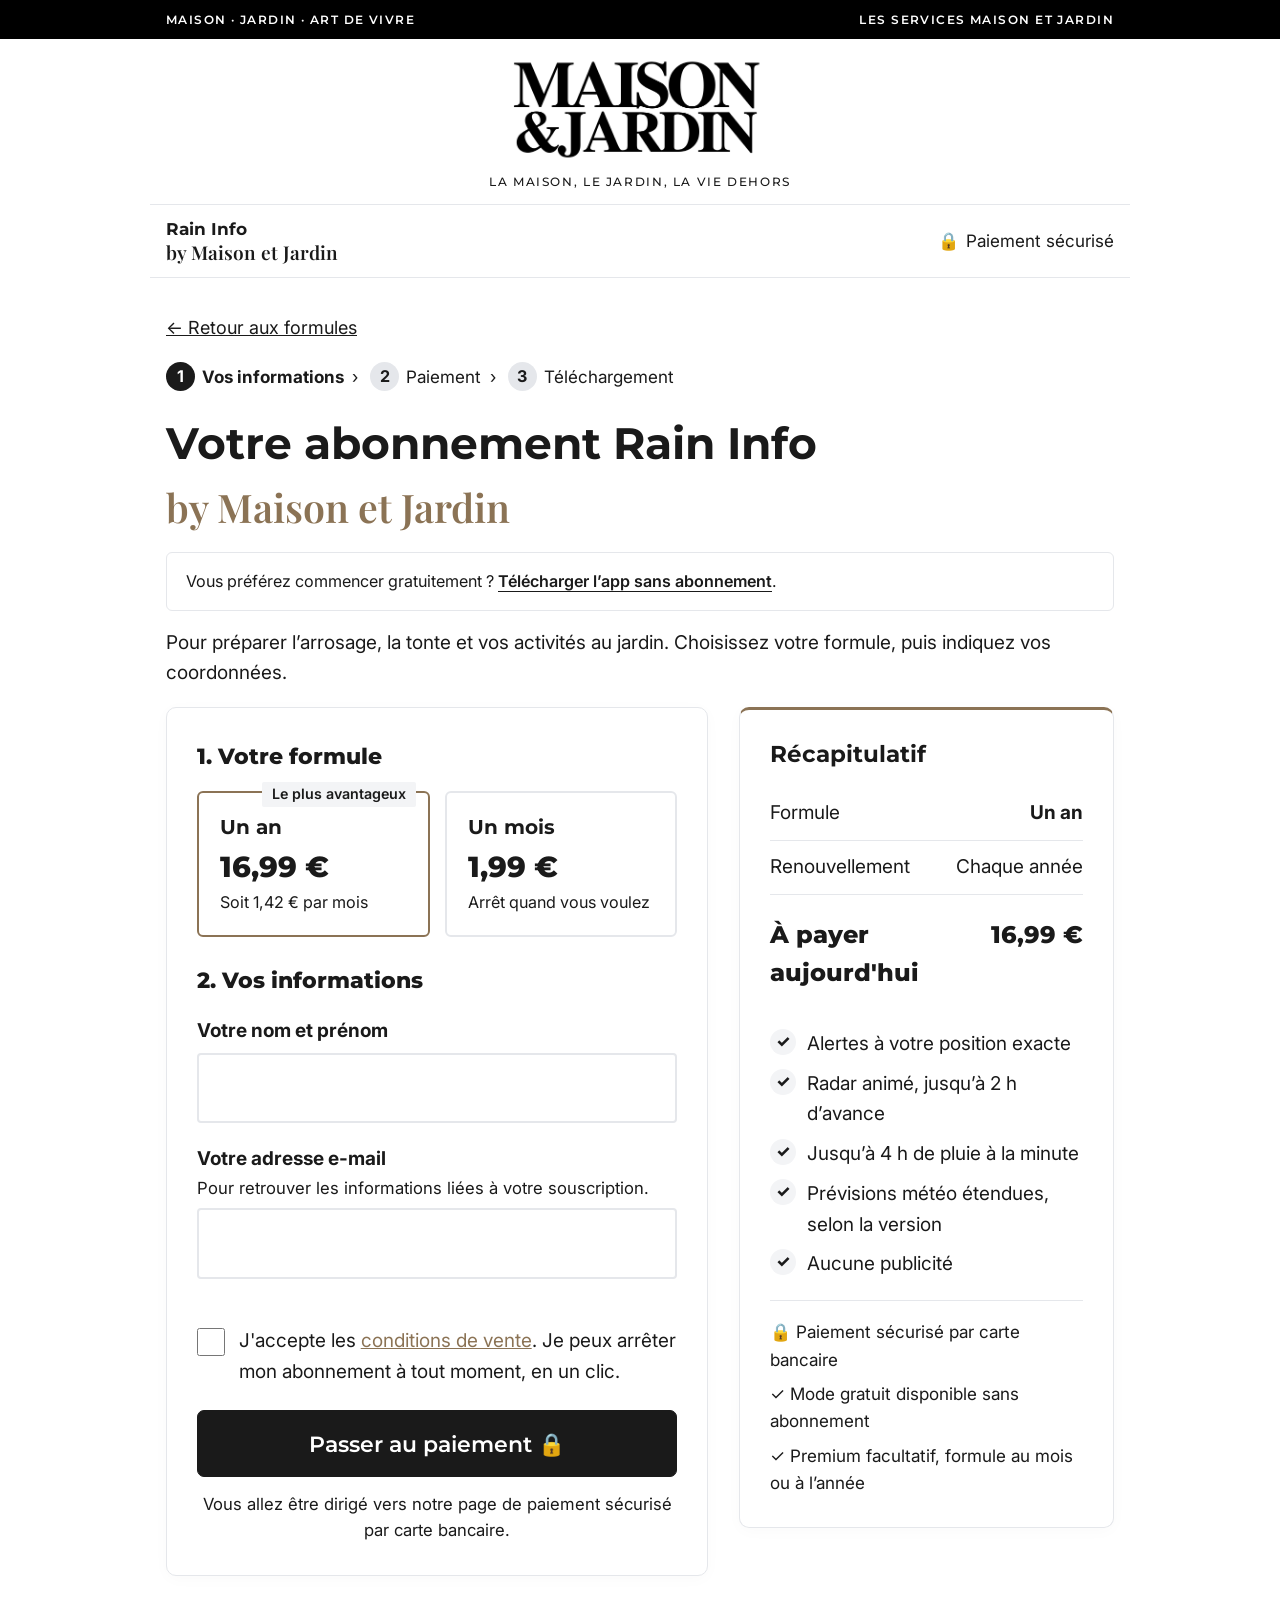
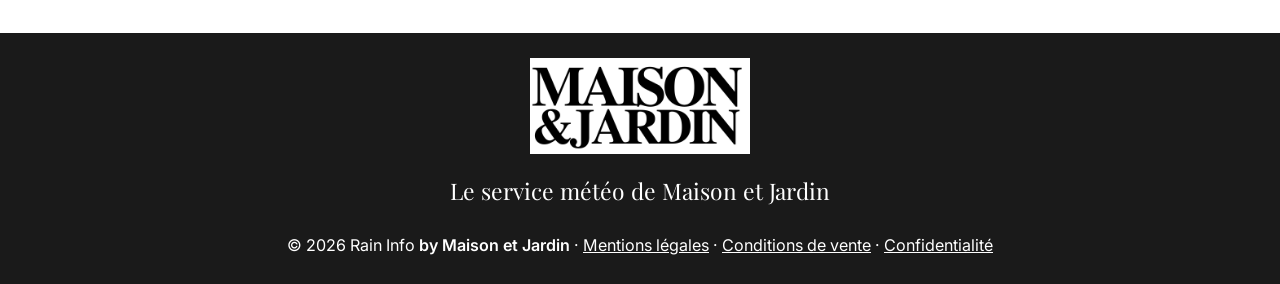
<file: paiement.html>
<!doctype html>
<html lang="fr" data-theme="light">
<head>
<meta charset="utf-8">
<meta name="viewport" content="width=device-width, initial-scale=1">
<meta name="robots" content="noindex">
<title>Rain Info by Maison et Jardin · Paiement</title>
<meta name="theme-color" content="#ffffff">
<meta name="color-scheme" content="light">
<link rel="preconnect" href="https://fonts.googleapis.com">
<link rel="preconnect" href="https://fonts.gstatic.com" crossorigin>
<link href="https://fonts.googleapis.com/css2?family=Inter:wght@400;500;600;700&family=Montserrat:wght@500;600;700&family=Playfair+Display:wght@500;600;700&display=swap" rel="stylesheet">
<style>
:root{
  --night:#0a1f44; --night2:#123a7a; --sky:#3d8bff; --sky2:#7cc4ff; --cyan:#4fe0ff;
  --bg:#f3f7fd; --surface:#ffffff; --ink:#0d1b33; --muted:#43526b; --line:#c9d7ea;
  --ok:#0f7a45; --err:#b3261e; --focus:#ffb000;
}
@media (prefers-color-scheme: dark){
  :root:not([data-theme="light"]){ --bg:#071530; --surface:#0f2550; --ink:#eef4ff; --muted:#b9c8e3; --line:#2b4b85; --ok:#4fd98e; --err:#ff8a80; }
}
:root[data-theme="dark"]{ --bg:#071530; --surface:#0f2550; --ink:#eef4ff; --muted:#b9c8e3; --line:#2b4b85; --ok:#4fd98e; --err:#ff8a80; }
*{box-sizing:border-box}
html{font-size:118.75%}
@media(max-width:879px){html{font-size:112.5%}}
body{margin:0;background:var(--bg);color:var(--ink);font-family:"Inter",system-ui,sans-serif;line-height:1.6}
h1,h2,h3{font-family:"Montserrat",system-ui,sans-serif;font-weight:800;line-height:1.2;margin:0 0 .5em}
h1{font-size:clamp(1.7rem,5vw,2.3rem)} h2{font-size:1.2rem}
p{margin:0 0 1em}
:focus-visible{outline:4px solid var(--focus);outline-offset:3px;border-radius:8px}
.sr{position:absolute!important;width:1px;height:1px;overflow:hidden;clip:rect(0 0 0 0);white-space:nowrap}
header{background:linear-gradient(170deg,var(--night),var(--night2));color:#fff}
header .wrap{display:flex;align-items:center;justify-content:space-between;gap:1em;padding:1em 16px}
.logo{display:flex;align-items:center;gap:.55em;color:#fff;text-decoration:none;font-family:"Montserrat",sans-serif;font-weight:800;font-size:1.25rem}
.logo i{width:40px;height:40px;border-radius:12px;display:grid;place-items:center;font-style:normal;background:linear-gradient(135deg,var(--cyan),var(--sky))}
.back{color:#d7e6ff;font-size:.95rem}
.secure{display:flex;align-items:center;gap:.4em;color:#d7e6ff;font-size:.9rem}
.wrap{max-width:980px;margin:0 auto;padding:0 16px}
main{padding:2em 0 3em}
.steps{display:flex;gap:.5em;list-style:none;padding:0;margin:0 0 1.6em;font-size:.9rem;color:var(--muted);flex-wrap:wrap}
.steps li{display:flex;align-items:center;gap:.4em}
.steps li b{width:1.8em;height:1.8em;border-radius:50%;display:grid;place-items:center;background:var(--line);color:var(--ink);font-size:.85rem}
.steps li[aria-current] {color:var(--ink);font-weight:700}
.steps li[aria-current] b{background:linear-gradient(135deg,var(--cyan),var(--sky));color:#06183a}
.steps li+li::before{content:"›";margin-right:.3em}
.layout{display:grid;gap:1.6em;align-items:start}
@media(min-width:860px){.layout{grid-template-columns:1.3fr .9fr}}
.card{background:var(--surface);border:1px solid var(--line);border-radius:24px;padding:1.6em;box-shadow:0 10px 30px rgba(13,40,90,.07)}
fieldset{border:0;padding:0;margin:0 0 1.4em}
legend{font-family:"Montserrat",sans-serif;font-weight:800;font-size:1.15rem;margin-bottom:.8em;padding:0}
.plans{display:grid;gap:.8em}
@media(min-width:560px){.plans{grid-template-columns:1fr 1fr}}
.plan{position:relative;display:block;cursor:pointer;border:3px solid var(--line);border-radius:18px;padding:1em 1.1em;background:var(--bg)}
.plan:has(input:checked){border-color:var(--sky);background:linear-gradient(180deg,rgba(79,224,255,.12),rgba(61,139,255,.12))}
.plan:has(input:focus-visible){outline:4px solid var(--focus);outline-offset:3px}
.plan input{position:absolute;opacity:0;pointer-events:none}
.plan b{display:block;font-family:"Montserrat",sans-serif;font-size:1.05rem}
.plan .pr{font-family:"Montserrat",sans-serif;font-weight:800;font-size:1.5rem}
.plan small{display:block;color:var(--muted);font-size:.85rem}
.plan .tag{position:absolute;top:-.8em;right:.8em;background:linear-gradient(90deg,var(--cyan),var(--sky2));color:#06183a;border-radius:999px;padding:.1em .7em;font-size:.75rem;font-weight:800}
.field{margin-bottom:1.1em}
label.lbl{display:block;font-weight:700;margin-bottom:.35em}
.hint{display:block;font-weight:400;color:var(--muted);font-size:.88rem}
input[type=text],input[type=email]{width:100%;font:inherit;font-size:1.1rem;color:var(--ink);background:var(--bg);border:2px solid var(--line);border-radius:14px;padding:.8em .9em;min-height:58px}
input[type=text]:focus,input[type=email]:focus{border-color:var(--sky);outline:none;box-shadow:0 0 0 4px rgba(61,139,255,.25)}
input[aria-invalid=true]{border-color:var(--err)}
.err{display:none;color:var(--err);font-weight:700;font-size:.92rem;margin-top:.35em}
.err.show{display:block}
.check{display:flex;gap:.7em;align-items:flex-start;cursor:pointer;margin-bottom:1.2em}
.check input{flex:none;width:28px;height:28px;margin:.1em 0 0;accent-color:var(--sky)}
.btn{display:flex;width:100%;align-items:center;justify-content:center;gap:.5em;border:0;border-radius:999px;padding:.9em 1.4em;min-height:64px;
  font-family:"Montserrat",sans-serif;font-weight:800;font-size:1.15rem;cursor:pointer;
  background:linear-gradient(135deg,var(--cyan),var(--sky));color:#06183a;box-shadow:0 10px 30px rgba(61,139,255,.4)}
.btn:hover{filter:brightness(1.05)}
.note{text-align:center;color:var(--muted);font-size:.88rem;margin:.8em 0 0}
#msg{display:none;margin-top:1.2em;padding:1.1em 1.2em;border-radius:16px;background:linear-gradient(180deg,rgba(79,224,255,.14),rgba(61,139,255,.14));border:2px solid var(--sky)}
#msg.show{display:block}
.sum h2{margin-bottom:.8em}
.sum .line{display:flex;justify-content:space-between;gap:1em;padding:.6em 0;border-bottom:1px solid var(--line)}
.sum .total span:last-child{white-space:nowrap}
.sum .total{font-family:"Montserrat",sans-serif;font-weight:800;font-size:1.25rem;border-bottom:0;padding-top:.9em}
.incl{list-style:none;padding:0;margin:1.2em 0 0;display:grid;gap:.5em}
.incl li{display:flex;gap:.6em;align-items:flex-start}
.incl li::before{content:"✓";flex:none;width:1.6em;height:1.6em;border-radius:50%;display:grid;place-items:center;background:linear-gradient(135deg,var(--cyan),var(--sky));color:#06183a;font-weight:800;font-size:.85rem}
.trust{margin-top:1.2em;padding-top:1em;border-top:1px solid var(--line);color:var(--muted);font-size:.9rem;display:grid;gap:.4em}
footer{padding:1.6em 0;color:var(--muted);font-size:.85rem;text-align:center}
footer a{color:var(--muted)}
</style>
<link rel="stylesheet" href="assets/brand.css">
<link rel="stylesheet" href="assets/garden.css">
<link rel="stylesheet" href="assets/freemium.css">
</head>
<body class="edition-maison">
<header class="payment-header">
  <div class="magazine-bar"><div class="wrap"><span>Maison · Jardin · Art de vivre</span><span>Les services Maison et Jardin</span></div></div>
  <div class="magazine-masthead">
    <img class="publisher-logo masthead-logo" src="assets/maison-et-jardin.png" width="300" height="130" alt="Maison et Jardin">
    <p>La maison, le jardin, la vie dehors</p>
  </div>
  <div class="wrap payment-top">
    <a class="service-name" href="index.html" aria-label="Rain Info by Maison et Jardin, retour à l'accueil">Rain Info <span>by Maison et Jardin</span></a>
    <span class="secure"><span aria-hidden="true">🔒</span> Paiement sécurisé</span>
  </div>
</header>

<main>
  <div class="wrap">
    <p><a class="back" style="color:var(--sky)" href="index.html#abonnement">← Retour aux formules</a></p>
    <ol class="steps" aria-label="Étapes">
      <li aria-current="step"><b>1</b>Vos informations</li>
      <li><b>2</b>Paiement</li>
      <li><b>3</b>Téléchargement</li>
    </ol>
    <h1>Votre abonnement Rain Info <span class="brand-by">by Maison et Jardin</span></h1>
    <p class="checkout-free">Vous préférez commencer gratuitement ? <a href="index.html#telecharger">Télécharger l’app sans abonnement</a>.</p>
    <p style="color:var(--muted)">Pour préparer l’arrosage, la tonte et vos activités au jardin. Choisissez votre formule, puis indiquez vos coordonnées.</p>

    <div class="layout">
      <form id="form" class="card" novalidate>
        <fieldset>
          <legend>1. Votre formule</legend>
          <div class="plans">
            <label class="plan">
              <input type="radio" name="plan" value="annuel" checked>
              <span class="tag">Le plus avantageux</span>
              <b>Un an</b>
              <span class="pr">16,99 €</span>
              <small>Soit 1,42 € par mois</small>
            </label>
            <label class="plan">
              <input type="radio" name="plan" value="mensuel">
              <b>Un mois</b>
              <span class="pr">1,99 €</span>
              <small>Arrêt quand vous voulez</small>
            </label>
          </div>
        </fieldset>

        <fieldset>
          <legend>2. Vos informations</legend>
          <div class="field">
            <label class="lbl" for="nom">Votre nom et prénom</label>
            <input type="text" id="nom" name="nom" autocomplete="name" required aria-describedby="err-nom">
            <div class="err" id="err-nom" role="alert">Merci d'indiquer votre nom.</div>
          </div>
          <div class="field">
            <label class="lbl" for="email">Votre adresse e-mail
              <span class="hint">Pour retrouver les informations liées à votre souscription.</span></label>
            <input type="email" id="email" name="email" autocomplete="email" inputmode="email" required aria-describedby="err-email">
            <div class="err" id="err-email" role="alert">Cette adresse e-mail ne semble pas complète. Exemple : marie.dupont@gmail.com</div>
          </div>
        </fieldset>

        <label class="check">
          <input type="checkbox" id="cgv" name="cgv" required aria-describedby="err-cgv">
          <span>J'accepte les <a href="#" style="color:var(--sky)">conditions de vente</a>. Je peux arrêter mon abonnement à tout moment, en un clic.</span>
        </label>
        <div class="err" id="err-cgv" role="alert" style="margin:-.8em 0 1em">Merci de cocher cette case pour continuer.</div>

        <button class="btn" type="submit">Passer au paiement 🔒</button>
        <p class="note">Vous allez être dirigé vers notre page de paiement sécurisé par carte bancaire.</p>
        <div id="msg" role="status" aria-live="polite"></div>
      </form>

      <aside class="card sum" aria-labelledby="t-sum">
        <h2 id="t-sum">Récapitulatif</h2>
        <div class="line"><span>Formule</span><b id="s-plan">Un an</b></div>
        <div class="line"><span>Renouvellement</span><span id="s-renew">Chaque année</span></div>
        <div class="line total"><span>À payer aujourd'hui</span><span id="s-price">16,99 €</span></div>
        <ul class="incl">
          <li>Alertes à votre position exacte</li>
          <li>Radar animé, jusqu’à 2 h d’avance</li>
          <li>Jusqu’à 4 h de pluie à la minute</li>
          <li>Prévisions météo étendues, selon la version</li>
          <li>Aucune publicité</li>
        </ul>
        <div class="trust">
          <span>🔒 Paiement sécurisé par carte bancaire</span>
          <span>✓ Mode gratuit disponible sans abonnement</span>
          <span>✓ Premium facultatif, formule au mois ou à l’année</span>
        </div>
      </aside>
    </div>
  </div>
</main>

<footer>
  <div class="wrap">
    <img class="publisher-logo footer-publisher" src="assets/maison-et-jardin.png" width="220" height="96" alt="Maison et Jardin" loading="lazy">
    <p class="footer-signature">Le service météo de Maison et Jardin</p>
    © 2026 Rain Info <span class="brand-by">by Maison et Jardin</span> · <a href="#">Mentions légales</a> · <a href="#">Conditions de vente</a> · <a href="#">Confidentialité</a>
  </div>
</footer>

<script>
/* À remplir plus tard : liens Stripe Payment Links (publics, pas de secret).
   L'e-mail saisi sera pré-rempli chez Stripe via ?prefilled_email=. */
const PAYMENT_LINKS = { annuel: "", mensuel: "" };
const PLANS = {
  annuel:  { nom: "Un an",   prix: "16,99 €", renew: "Chaque année" },
  mensuel: { nom: "Un mois", prix: "1,99 €",  renew: "Chaque mois" }
};

const form = document.getElementById("form");
const radios = form.querySelectorAll('input[name="plan"]');

/* Formule reçue depuis la page d'accueil : paiement.html?plan=mensuel */
const fromUrl = new URLSearchParams(location.search).get("plan");
if (PLANS[fromUrl]) form.querySelector('input[value="' + fromUrl + '"]').checked = true;

function majRecap() {
  const p = PLANS[form.plan.value];
  document.getElementById("s-plan").textContent = p.nom;
  document.getElementById("s-price").textContent = p.prix;
  document.getElementById("s-renew").textContent = p.renew;
}
radios.forEach(r => r.addEventListener("change", majRecap));
majRecap();

function setErr(input, errId, bad) {
  document.getElementById(errId).classList.toggle("show", bad);
  input.setAttribute("aria-invalid", bad ? "true" : "false");
  return bad;
}

form.addEventListener("submit", function (e) {
  e.preventDefault();
  const nom = form.nom, email = form.email, cgv = form.cgv;
  const badNom = setErr(nom, "err-nom", nom.value.trim().length < 2);
  const badMail = setErr(email, "err-email", !/^[^\s@]+@[^\s@]+\.[^\s@]{2,}$/.test(email.value.trim()));
  const badCgv = setErr(cgv, "err-cgv", !cgv.checked);
  if (badNom) return nom.focus();
  if (badMail) return email.focus();
  if (badCgv) return cgv.focus();

  const plan = form.plan.value;
  const url = PAYMENT_LINKS[plan];
  if (url) {
    location.href = url + (url.includes("?") ? "&" : "?") + "prefilled_email=" + encodeURIComponent(email.value.trim());
    return;
  }
  /* Pas encore de paiement branché : rien n'est envoyé ni enregistré. */
  const msg = document.getElementById("msg");
  msg.textContent = "Merci " + nom.value.trim().split(" ")[0] + " ! Le paiement en ligne ouvre très bientôt. Aucun montant n'a été prélevé.";
  msg.classList.add("show");
  msg.scrollIntoView({ behavior: "smooth", block: "center" });
});
</script>
</body>
</html>
</file>
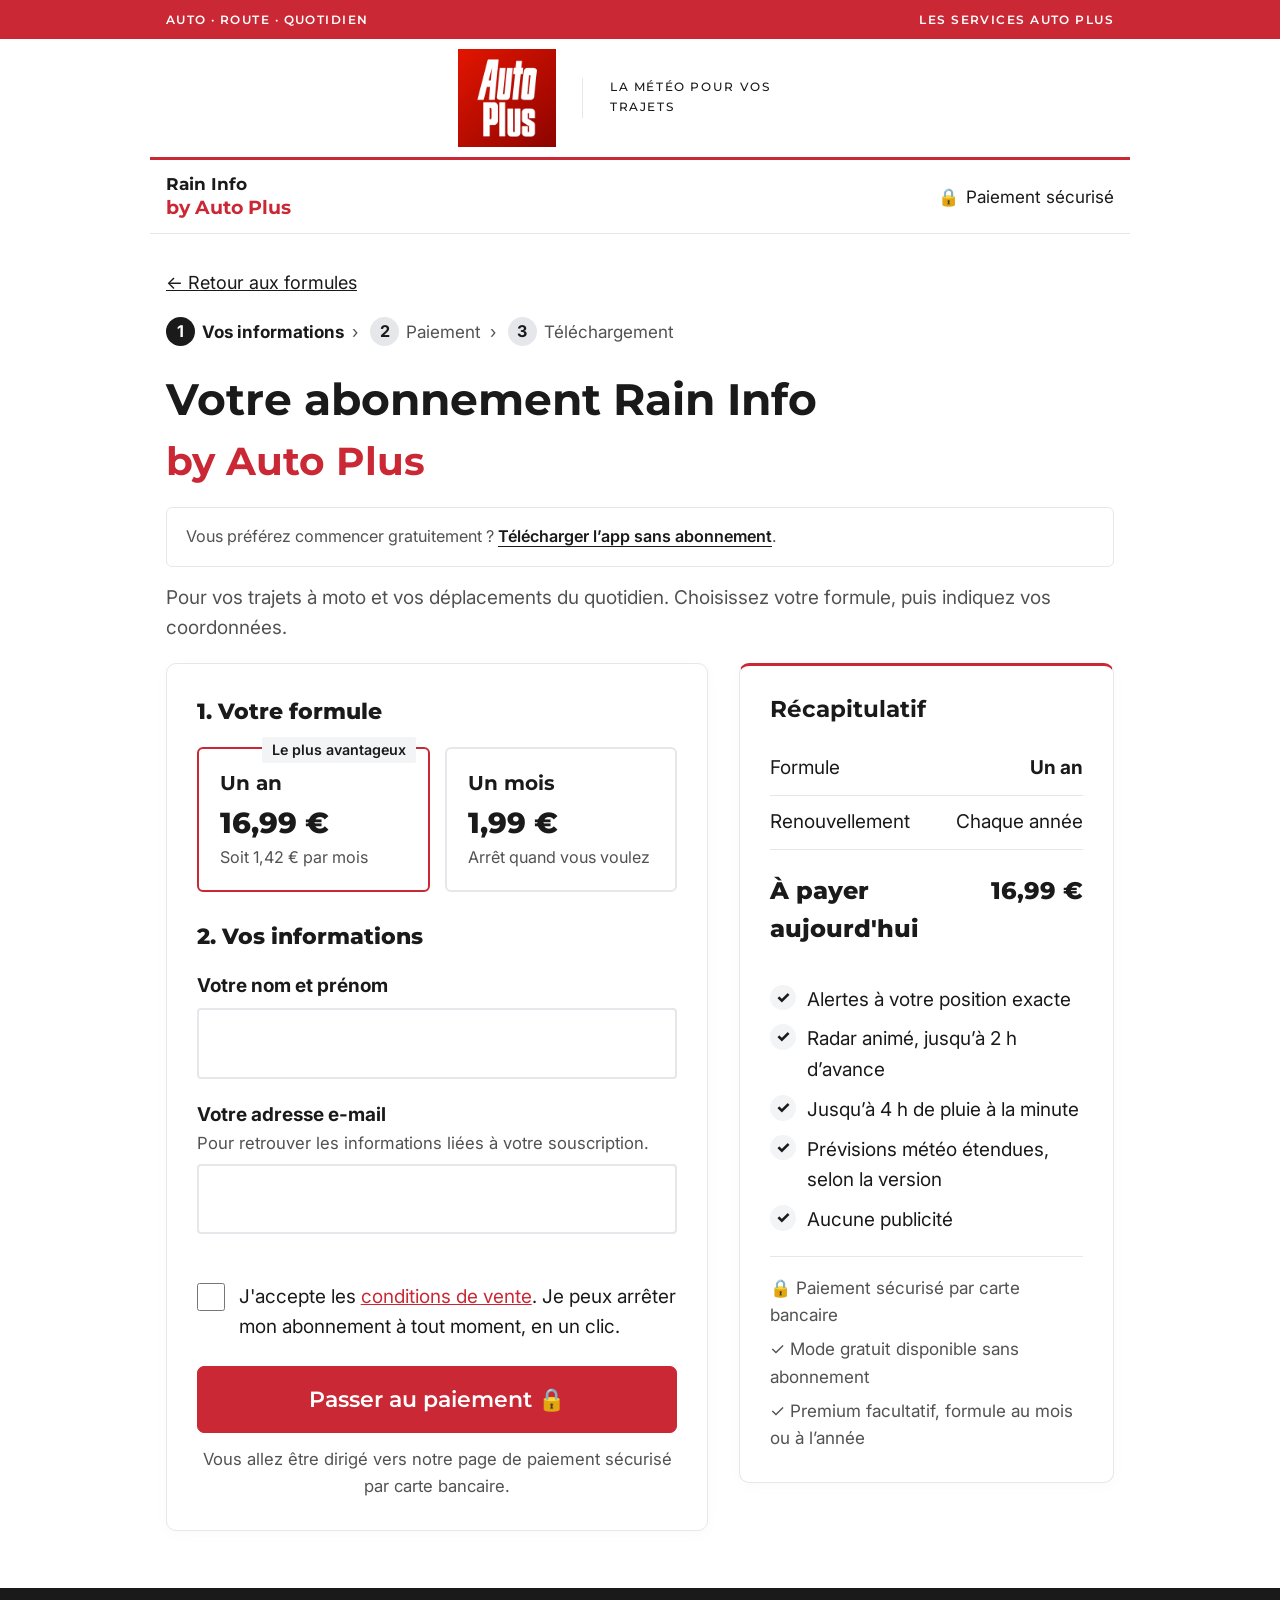
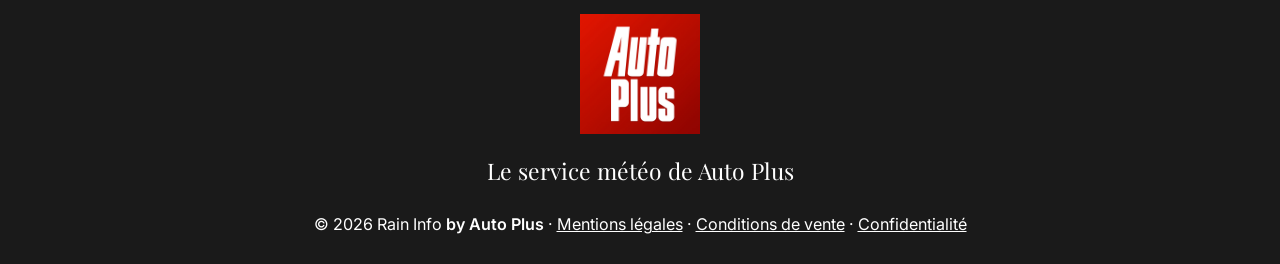
<file: auto-plus/paiement.html>
<!doctype html>
<html lang="fr" data-theme="light">
<head>
<meta charset="utf-8">
<meta name="viewport" content="width=device-width, initial-scale=1">
<meta name="robots" content="noindex">
<title>Rain Info by Auto Plus · Paiement</title>
<meta name="theme-color" content="#ffffff">
<meta name="color-scheme" content="light">
<link rel="preconnect" href="https://fonts.googleapis.com">
<link rel="preconnect" href="https://fonts.gstatic.com" crossorigin>
<link href="https://fonts.googleapis.com/css2?family=Inter:wght@400;500;600;700&family=Montserrat:wght@500;600;700&family=Playfair+Display:wght@500;600;700&display=swap" rel="stylesheet">
<style>
:root{
  --night:#0a1f44; --night2:#123a7a; --sky:#3d8bff; --sky2:#7cc4ff; --cyan:#4fe0ff;
  --bg:#f3f7fd; --surface:#ffffff; --ink:#0d1b33; --muted:#43526b; --line:#c9d7ea;
  --ok:#0f7a45; --err:#b3261e; --focus:#ffb000;
}
@media (prefers-color-scheme: dark){
  :root:not([data-theme="light"]){ --bg:#071530; --surface:#0f2550; --ink:#eef4ff; --muted:#b9c8e3; --line:#2b4b85; --ok:#4fd98e; --err:#ff8a80; }
}
:root[data-theme="dark"]{ --bg:#071530; --surface:#0f2550; --ink:#eef4ff; --muted:#b9c8e3; --line:#2b4b85; --ok:#4fd98e; --err:#ff8a80; }
*{box-sizing:border-box}
html{font-size:118.75%}
@media(max-width:879px){html{font-size:112.5%}}
body{margin:0;background:var(--bg);color:var(--ink);font-family:"Inter",system-ui,sans-serif;line-height:1.6}
h1,h2,h3{font-family:"Montserrat",system-ui,sans-serif;font-weight:800;line-height:1.2;margin:0 0 .5em}
h1{font-size:clamp(1.7rem,5vw,2.3rem)} h2{font-size:1.2rem}
p{margin:0 0 1em}
:focus-visible{outline:4px solid var(--focus);outline-offset:3px;border-radius:8px}
.sr{position:absolute!important;width:1px;height:1px;overflow:hidden;clip:rect(0 0 0 0);white-space:nowrap}
header{background:linear-gradient(170deg,var(--night),var(--night2));color:#fff}
header .wrap{display:flex;align-items:center;justify-content:space-between;gap:1em;padding:1em 16px}
.logo{display:flex;align-items:center;gap:.55em;color:#fff;text-decoration:none;font-family:"Montserrat",sans-serif;font-weight:800;font-size:1.25rem}
.logo i{width:40px;height:40px;border-radius:12px;display:grid;place-items:center;font-style:normal;background:linear-gradient(135deg,var(--cyan),var(--sky))}
.back{color:#d7e6ff;font-size:.95rem}
.secure{display:flex;align-items:center;gap:.4em;color:#d7e6ff;font-size:.9rem}
.wrap{max-width:980px;margin:0 auto;padding:0 16px}
main{padding:2em 0 3em}
.steps{display:flex;gap:.5em;list-style:none;padding:0;margin:0 0 1.6em;font-size:.9rem;color:var(--muted);flex-wrap:wrap}
.steps li{display:flex;align-items:center;gap:.4em}
.steps li b{width:1.8em;height:1.8em;border-radius:50%;display:grid;place-items:center;background:var(--line);color:var(--ink);font-size:.85rem}
.steps li[aria-current] {color:var(--ink);font-weight:700}
.steps li[aria-current] b{background:linear-gradient(135deg,var(--cyan),var(--sky));color:#06183a}
.steps li+li::before{content:"›";margin-right:.3em}
.layout{display:grid;gap:1.6em;align-items:start}
@media(min-width:860px){.layout{grid-template-columns:1.3fr .9fr}}
.card{background:var(--surface);border:1px solid var(--line);border-radius:24px;padding:1.6em;box-shadow:0 10px 30px rgba(13,40,90,.07)}
fieldset{border:0;padding:0;margin:0 0 1.4em}
legend{font-family:"Montserrat",sans-serif;font-weight:800;font-size:1.15rem;margin-bottom:.8em;padding:0}
.plans{display:grid;gap:.8em}
@media(min-width:560px){.plans{grid-template-columns:1fr 1fr}}
.plan{position:relative;display:block;cursor:pointer;border:3px solid var(--line);border-radius:18px;padding:1em 1.1em;background:var(--bg)}
.plan:has(input:checked){border-color:var(--sky);background:linear-gradient(180deg,rgba(79,224,255,.12),rgba(61,139,255,.12))}
.plan:has(input:focus-visible){outline:4px solid var(--focus);outline-offset:3px}
.plan input{position:absolute;opacity:0;pointer-events:none}
.plan b{display:block;font-family:"Montserrat",sans-serif;font-size:1.05rem}
.plan .pr{font-family:"Montserrat",sans-serif;font-weight:800;font-size:1.5rem}
.plan small{display:block;color:var(--muted);font-size:.85rem}
.plan .tag{position:absolute;top:-.8em;right:.8em;background:linear-gradient(90deg,var(--cyan),var(--sky2));color:#06183a;border-radius:999px;padding:.1em .7em;font-size:.75rem;font-weight:800}
.field{margin-bottom:1.1em}
label.lbl{display:block;font-weight:700;margin-bottom:.35em}
.hint{display:block;font-weight:400;color:var(--muted);font-size:.88rem}
input[type=text],input[type=email]{width:100%;font:inherit;font-size:1.1rem;color:var(--ink);background:var(--bg);border:2px solid var(--line);border-radius:14px;padding:.8em .9em;min-height:58px}
input[type=text]:focus,input[type=email]:focus{border-color:var(--sky);outline:none;box-shadow:0 0 0 4px rgba(61,139,255,.25)}
input[aria-invalid=true]{border-color:var(--err)}
.err{display:none;color:var(--err);font-weight:700;font-size:.92rem;margin-top:.35em}
.err.show{display:block}
.check{display:flex;gap:.7em;align-items:flex-start;cursor:pointer;margin-bottom:1.2em}
.check input{flex:none;width:28px;height:28px;margin:.1em 0 0;accent-color:var(--sky)}
.btn{display:flex;width:100%;align-items:center;justify-content:center;gap:.5em;border:0;border-radius:999px;padding:.9em 1.4em;min-height:64px;
  font-family:"Montserrat",sans-serif;font-weight:800;font-size:1.15rem;cursor:pointer;
  background:linear-gradient(135deg,var(--cyan),var(--sky));color:#06183a;box-shadow:0 10px 30px rgba(61,139,255,.4)}
.btn:hover{filter:brightness(1.05)}
.note{text-align:center;color:var(--muted);font-size:.88rem;margin:.8em 0 0}
#msg{display:none;margin-top:1.2em;padding:1.1em 1.2em;border-radius:16px;background:linear-gradient(180deg,rgba(79,224,255,.14),rgba(61,139,255,.14));border:2px solid var(--sky)}
#msg.show{display:block}
.sum h2{margin-bottom:.8em}
.sum .line{display:flex;justify-content:space-between;gap:1em;padding:.6em 0;border-bottom:1px solid var(--line)}
.sum .total span:last-child{white-space:nowrap}
.sum .total{font-family:"Montserrat",sans-serif;font-weight:800;font-size:1.25rem;border-bottom:0;padding-top:.9em}
.incl{list-style:none;padding:0;margin:1.2em 0 0;display:grid;gap:.5em}
.incl li{display:flex;gap:.6em;align-items:flex-start}
.incl li::before{content:"✓";flex:none;width:1.6em;height:1.6em;border-radius:50%;display:grid;place-items:center;background:linear-gradient(135deg,var(--cyan),var(--sky));color:#06183a;font-weight:800;font-size:.85rem}
.trust{margin-top:1.2em;padding-top:1em;border-top:1px solid var(--line);color:var(--muted);font-size:.9rem;display:grid;gap:.4em}
footer{padding:1.6em 0;color:var(--muted);font-size:.85rem;text-align:center}
footer a{color:var(--muted)}
</style>
<link rel="stylesheet" href="assets/brand.css">
<link rel="stylesheet" href="assets/travel.css">
<link rel="stylesheet" href="assets/freemium.css">
</head>
<body class="edition-auto">
<header class="payment-header">
  <div class="magazine-bar"><div class="wrap"><span>Auto · Route · Quotidien</span><span>Les services Auto Plus</span></div></div>
  <div class="magazine-masthead">
    <img class="publisher-logo masthead-logo" src="assets/auto-plus-hd-v2.jpg" width="150" height="150" alt="Auto Plus">
    <p>La météo pour vos trajets</p>
  </div>
  <div class="wrap payment-top">
    <a class="service-name" href="index.html" aria-label="Rain Info by Auto Plus, retour à l'accueil">Rain Info <span>by Auto Plus</span></a>
    <span class="secure"><span aria-hidden="true">🔒</span> Paiement sécurisé</span>
  </div>
</header>

<main>
  <div class="wrap">
    <p><a class="back" style="color:var(--sky)" href="index.html#abonnement">← Retour aux formules</a></p>
    <ol class="steps" aria-label="Étapes">
      <li aria-current="step"><b>1</b>Vos informations</li>
      <li><b>2</b>Paiement</li>
      <li><b>3</b>Téléchargement</li>
    </ol>
    <h1>Votre abonnement Rain Info <span class="brand-by">by Auto Plus</span></h1>
    <p class="checkout-free">Vous préférez commencer gratuitement ? <a href="index.html#telecharger">Télécharger l’app sans abonnement</a>.</p>
    <p style="color:var(--muted)">Pour vos trajets à moto et vos déplacements du quotidien. Choisissez votre formule, puis indiquez vos coordonnées.</p>

    <div class="layout">
      <form id="form" class="card" novalidate>
        <fieldset>
          <legend>1. Votre formule</legend>
          <div class="plans">
            <label class="plan">
              <input type="radio" name="plan" value="annuel" checked>
              <span class="tag">Le plus avantageux</span>
              <b>Un an</b>
              <span class="pr">16,99 €</span>
              <small>Soit 1,42 € par mois</small>
            </label>
            <label class="plan">
              <input type="radio" name="plan" value="mensuel">
              <b>Un mois</b>
              <span class="pr">1,99 €</span>
              <small>Arrêt quand vous voulez</small>
            </label>
          </div>
        </fieldset>

        <fieldset>
          <legend>2. Vos informations</legend>
          <div class="field">
            <label class="lbl" for="nom">Votre nom et prénom</label>
            <input type="text" id="nom" name="nom" autocomplete="name" required aria-describedby="err-nom">
            <div class="err" id="err-nom" role="alert">Merci d'indiquer votre nom.</div>
          </div>
          <div class="field">
            <label class="lbl" for="email">Votre adresse e-mail
              <span class="hint">Pour retrouver les informations liées à votre souscription.</span></label>
            <input type="email" id="email" name="email" autocomplete="email" inputmode="email" required aria-describedby="err-email">
            <div class="err" id="err-email" role="alert">Cette adresse e-mail ne semble pas complète. Exemple : marie.dupont@gmail.com</div>
          </div>
        </fieldset>

        <label class="check">
          <input type="checkbox" id="cgv" name="cgv" required aria-describedby="err-cgv">
          <span>J'accepte les <a href="#" style="color:var(--sky)">conditions de vente</a>. Je peux arrêter mon abonnement à tout moment, en un clic.</span>
        </label>
        <div class="err" id="err-cgv" role="alert" style="margin:-.8em 0 1em">Merci de cocher cette case pour continuer.</div>

        <button class="btn" type="submit">Passer au paiement 🔒</button>
        <p class="note">Vous allez être dirigé vers notre page de paiement sécurisé par carte bancaire.</p>
        <div id="msg" role="status" aria-live="polite"></div>
      </form>

      <aside class="card sum" aria-labelledby="t-sum">
        <h2 id="t-sum">Récapitulatif</h2>
        <div class="line"><span>Formule</span><b id="s-plan">Un an</b></div>
        <div class="line"><span>Renouvellement</span><span id="s-renew">Chaque année</span></div>
        <div class="line total"><span>À payer aujourd'hui</span><span id="s-price">16,99 €</span></div>
        <ul class="incl">
          <li>Alertes à votre position exacte</li>
          <li>Radar animé, jusqu’à 2 h d’avance</li>
          <li>Jusqu’à 4 h de pluie à la minute</li>
          <li>Prévisions météo étendues, selon la version</li>
          <li>Aucune publicité</li>
        </ul>
        <div class="trust">
          <span>🔒 Paiement sécurisé par carte bancaire</span>
          <span>✓ Mode gratuit disponible sans abonnement</span>
          <span>✓ Premium facultatif, formule au mois ou à l’année</span>
        </div>
      </aside>
    </div>
  </div>
</main>

<footer>
  <div class="wrap">
    <img class="publisher-logo footer-publisher" src="assets/auto-plus-hd-v2.jpg" width="120" height="120" alt="Auto Plus" loading="lazy">
    <p class="footer-signature">Le service météo de Auto Plus</p>
    © 2026 Rain Info <span class="brand-by">by Auto Plus</span> · <a href="#">Mentions légales</a> · <a href="#">Conditions de vente</a> · <a href="#">Confidentialité</a>
  </div>
</footer>

<script>
/* À remplir plus tard : liens Stripe Payment Links (publics, pas de secret).
   L'e-mail saisi sera pré-rempli chez Stripe via ?prefilled_email=. */
const PAYMENT_LINKS = { annuel: "", mensuel: "" };
const PLANS = {
  annuel:  { nom: "Un an",   prix: "16,99 €", renew: "Chaque année" },
  mensuel: { nom: "Un mois", prix: "1,99 €",  renew: "Chaque mois" }
};

const form = document.getElementById("form");
const radios = form.querySelectorAll('input[name="plan"]');

/* Formule reçue depuis la page d'accueil : paiement.html?plan=mensuel */
const fromUrl = new URLSearchParams(location.search).get("plan");
if (PLANS[fromUrl]) form.querySelector('input[value="' + fromUrl + '"]').checked = true;

function majRecap() {
  const p = PLANS[form.plan.value];
  document.getElementById("s-plan").textContent = p.nom;
  document.getElementById("s-price").textContent = p.prix;
  document.getElementById("s-renew").textContent = p.renew;
}
radios.forEach(r => r.addEventListener("change", majRecap));
majRecap();

function setErr(input, errId, bad) {
  document.getElementById(errId).classList.toggle("show", bad);
  input.setAttribute("aria-invalid", bad ? "true" : "false");
  return bad;
}

form.addEventListener("submit", function (e) {
  e.preventDefault();
  const nom = form.nom, email = form.email, cgv = form.cgv;
  const badNom = setErr(nom, "err-nom", nom.value.trim().length < 2);
  const badMail = setErr(email, "err-email", !/^[^\s@]+@[^\s@]+\.[^\s@]{2,}$/.test(email.value.trim()));
  const badCgv = setErr(cgv, "err-cgv", !cgv.checked);
  if (badNom) return nom.focus();
  if (badMail) return email.focus();
  if (badCgv) return cgv.focus();

  const plan = form.plan.value;
  const url = PAYMENT_LINKS[plan];
  if (url) {
    location.href = url + (url.includes("?") ? "&" : "?") + "prefilled_email=" + encodeURIComponent(email.value.trim());
    return;
  }
  /* Pas encore de paiement branché : rien n'est envoyé ni enregistré. */
  const msg = document.getElementById("msg");
  msg.textContent = "Merci " + nom.value.trim().split(" ")[0] + " ! Le paiement en ligne ouvre très bientôt. Aucun montant n'a été prélevé.";
  msg.classList.add("show");
  msg.scrollIntoView({ behavior: "smooth", block: "center" });
});
</script>
</body>
</html>
</file>
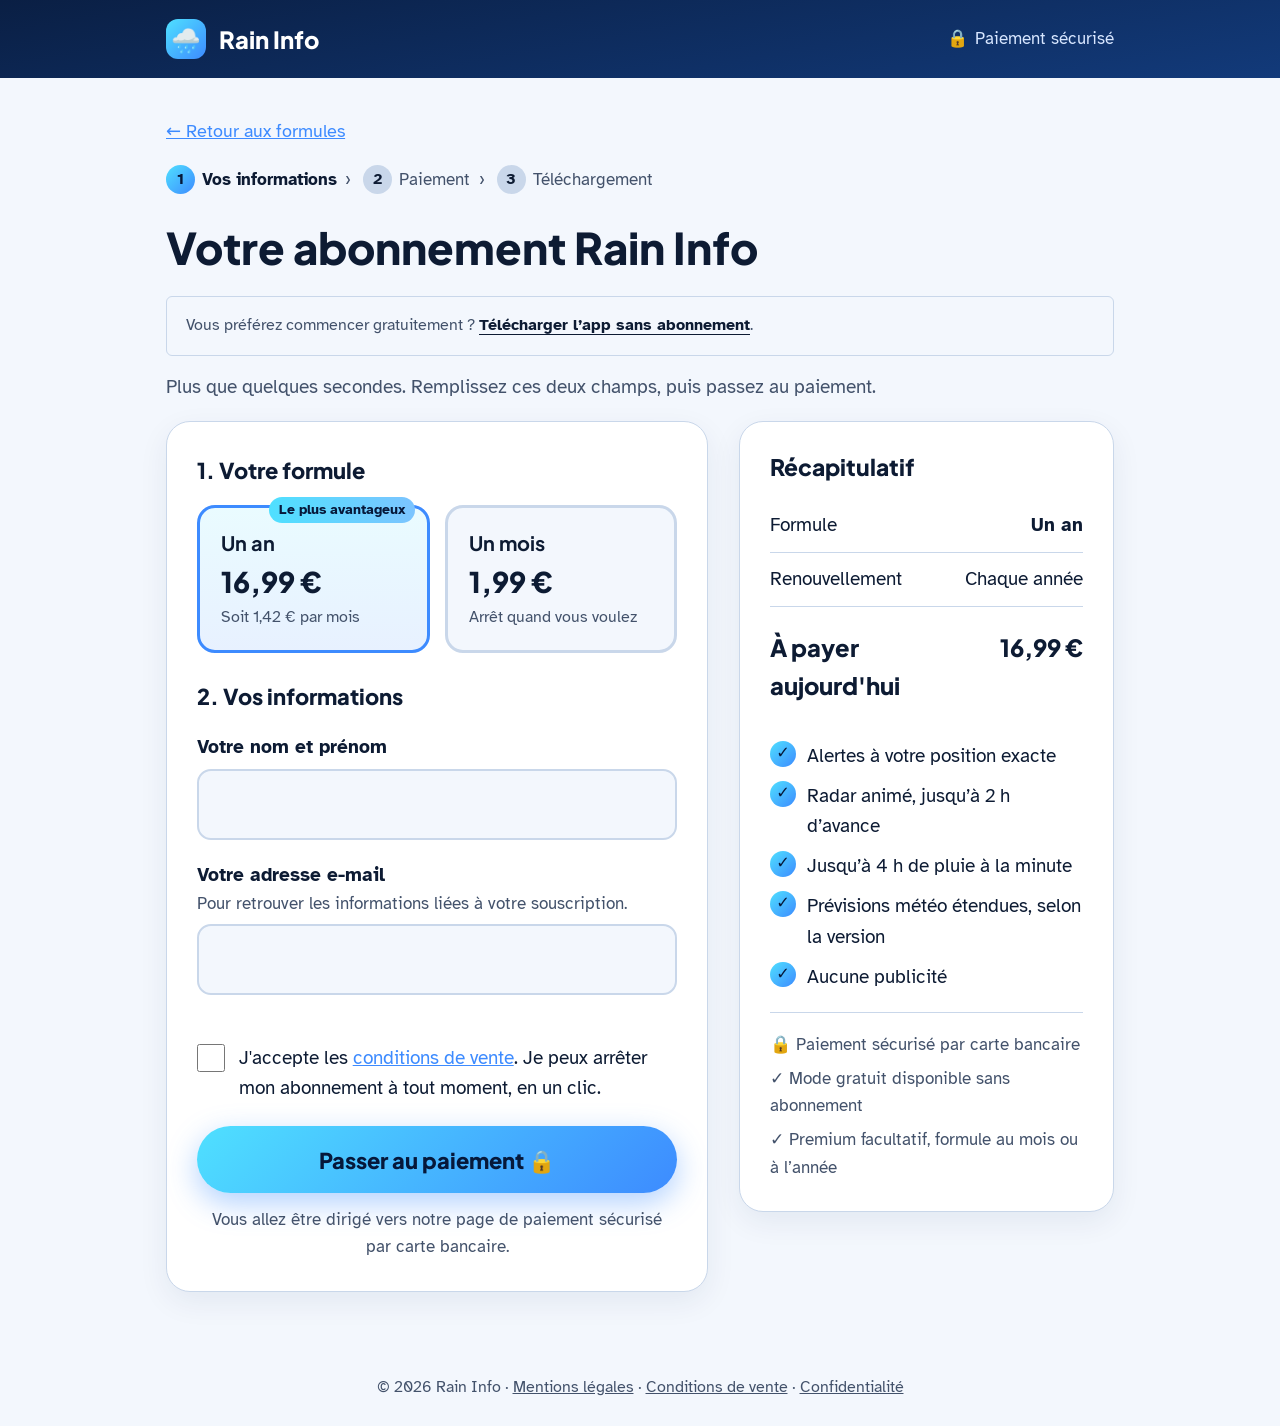
<file: bleu/paiement.html>
<!doctype html>
<html lang="fr">
<head>
<meta charset="utf-8">
<meta name="viewport" content="width=device-width, initial-scale=1">
<meta name="robots" content="noindex">
<title>Rain Info · Paiement</title>
<meta name="theme-color" content="#0a1f44">
<link rel="preconnect" href="https://fonts.googleapis.com">
<link rel="preconnect" href="https://fonts.gstatic.com" crossorigin>
<link href="https://fonts.googleapis.com/css2?family=Plus+Jakarta+Sans:wght@500;700;800&family=Atkinson+Hyperlegible:wght@400;700&display=swap" rel="stylesheet">
<style>
:root{
  --night:#0a1f44; --night2:#123a7a; --sky:#3d8bff; --sky2:#7cc4ff; --cyan:#4fe0ff;
  --bg:#f3f7fd; --surface:#ffffff; --ink:#0d1b33; --muted:#43526b; --line:#c9d7ea;
  --ok:#0f7a45; --err:#b3261e; --focus:#ffb000;
}
@media (prefers-color-scheme: dark){
  :root:not([data-theme="light"]){ --bg:#071530; --surface:#0f2550; --ink:#eef4ff; --muted:#b9c8e3; --line:#2b4b85; --ok:#4fd98e; --err:#ff8a80; }
}
:root[data-theme="dark"]{ --bg:#071530; --surface:#0f2550; --ink:#eef4ff; --muted:#b9c8e3; --line:#2b4b85; --ok:#4fd98e; --err:#ff8a80; }
*{box-sizing:border-box}
html{font-size:118.75%}
@media(max-width:879px){html{font-size:112.5%}}
body{margin:0;background:var(--bg);color:var(--ink);font-family:"Atkinson Hyperlegible",system-ui,sans-serif;line-height:1.6}
h1,h2,h3{font-family:"Plus Jakarta Sans",system-ui,sans-serif;font-weight:800;line-height:1.2;margin:0 0 .5em}
h1{font-size:clamp(1.7rem,5vw,2.3rem)} h2{font-size:1.2rem}
p{margin:0 0 1em}
:focus-visible{outline:4px solid var(--focus);outline-offset:3px;border-radius:8px}
.sr{position:absolute!important;width:1px;height:1px;overflow:hidden;clip:rect(0 0 0 0);white-space:nowrap}
header{background:linear-gradient(170deg,var(--night),var(--night2));color:#fff}
header .wrap{display:flex;align-items:center;justify-content:space-between;gap:1em;padding:1em 16px}
.logo{display:flex;align-items:center;gap:.55em;color:#fff;text-decoration:none;font-family:"Plus Jakarta Sans",sans-serif;font-weight:800;font-size:1.25rem}
.logo i{width:40px;height:40px;border-radius:12px;display:grid;place-items:center;font-style:normal;background:linear-gradient(135deg,var(--cyan),var(--sky))}
.back{color:#d7e6ff;font-size:.95rem}
.secure{display:flex;align-items:center;gap:.4em;color:#d7e6ff;font-size:.9rem}
.wrap{max-width:980px;margin:0 auto;padding:0 16px}
main{padding:2em 0 3em}
.steps{display:flex;gap:.5em;list-style:none;padding:0;margin:0 0 1.6em;font-size:.9rem;color:var(--muted);flex-wrap:wrap}
.steps li{display:flex;align-items:center;gap:.4em}
.steps li b{width:1.8em;height:1.8em;border-radius:50%;display:grid;place-items:center;background:var(--line);color:var(--ink);font-size:.85rem}
.steps li[aria-current] {color:var(--ink);font-weight:700}
.steps li[aria-current] b{background:linear-gradient(135deg,var(--cyan),var(--sky));color:#06183a}
.steps li+li::before{content:"›";margin-right:.3em}
.layout{display:grid;gap:1.6em;align-items:start}
@media(min-width:860px){.layout{grid-template-columns:1.3fr .9fr}}
.card{background:var(--surface);border:1px solid var(--line);border-radius:24px;padding:1.6em;box-shadow:0 10px 30px rgba(13,40,90,.07)}
fieldset{border:0;padding:0;margin:0 0 1.4em}
legend{font-family:"Plus Jakarta Sans",sans-serif;font-weight:800;font-size:1.15rem;margin-bottom:.8em;padding:0}
.plans{display:grid;gap:.8em}
@media(min-width:560px){.plans{grid-template-columns:1fr 1fr}}
.plan{position:relative;display:block;cursor:pointer;border:3px solid var(--line);border-radius:18px;padding:1em 1.1em;background:var(--bg)}
.plan:has(input:checked){border-color:var(--sky);background:linear-gradient(180deg,rgba(79,224,255,.12),rgba(61,139,255,.12))}
.plan:has(input:focus-visible){outline:4px solid var(--focus);outline-offset:3px}
.plan input{position:absolute;opacity:0;pointer-events:none}
.plan b{display:block;font-family:"Plus Jakarta Sans",sans-serif;font-size:1.05rem}
.plan .pr{font-family:"Plus Jakarta Sans",sans-serif;font-weight:800;font-size:1.5rem}
.plan small{display:block;color:var(--muted);font-size:.85rem}
.plan .tag{position:absolute;top:-.8em;right:.8em;background:linear-gradient(90deg,var(--cyan),var(--sky2));color:#06183a;border-radius:999px;padding:.1em .7em;font-size:.75rem;font-weight:800}
.field{margin-bottom:1.1em}
label.lbl{display:block;font-weight:700;margin-bottom:.35em}
.hint{display:block;font-weight:400;color:var(--muted);font-size:.88rem}
input[type=text],input[type=email]{width:100%;font:inherit;font-size:1.1rem;color:var(--ink);background:var(--bg);border:2px solid var(--line);border-radius:14px;padding:.8em .9em;min-height:58px}
input[type=text]:focus,input[type=email]:focus{border-color:var(--sky);outline:none;box-shadow:0 0 0 4px rgba(61,139,255,.25)}
input[aria-invalid=true]{border-color:var(--err)}
.err{display:none;color:var(--err);font-weight:700;font-size:.92rem;margin-top:.35em}
.err.show{display:block}
.check{display:flex;gap:.7em;align-items:flex-start;cursor:pointer;margin-bottom:1.2em}
.check input{flex:none;width:28px;height:28px;margin:.1em 0 0;accent-color:var(--sky)}
.btn{display:flex;width:100%;align-items:center;justify-content:center;gap:.5em;border:0;border-radius:999px;padding:.9em 1.4em;min-height:64px;
  font-family:"Plus Jakarta Sans",sans-serif;font-weight:800;font-size:1.15rem;cursor:pointer;
  background:linear-gradient(135deg,var(--cyan),var(--sky));color:#06183a;box-shadow:0 10px 30px rgba(61,139,255,.4)}
.btn:hover{filter:brightness(1.05)}
.note{text-align:center;color:var(--muted);font-size:.88rem;margin:.8em 0 0}
#msg{display:none;margin-top:1.2em;padding:1.1em 1.2em;border-radius:16px;background:linear-gradient(180deg,rgba(79,224,255,.14),rgba(61,139,255,.14));border:2px solid var(--sky)}
#msg.show{display:block}
.sum h2{margin-bottom:.8em}
.sum .line{display:flex;justify-content:space-between;gap:1em;padding:.6em 0;border-bottom:1px solid var(--line)}
.sum .total span:last-child{white-space:nowrap}
.sum .total{font-family:"Plus Jakarta Sans",sans-serif;font-weight:800;font-size:1.25rem;border-bottom:0;padding-top:.9em}
.incl{list-style:none;padding:0;margin:1.2em 0 0;display:grid;gap:.5em}
.incl li{display:flex;gap:.6em;align-items:flex-start}
.incl li::before{content:"✓";flex:none;width:1.6em;height:1.6em;border-radius:50%;display:grid;place-items:center;background:linear-gradient(135deg,var(--cyan),var(--sky));color:#06183a;font-weight:800;font-size:.85rem}
.trust{margin-top:1.2em;padding-top:1em;border-top:1px solid var(--line);color:var(--muted);font-size:.9rem;display:grid;gap:.4em}
footer{padding:1.6em 0;color:var(--muted);font-size:.85rem;text-align:center}
footer a{color:var(--muted)}
</style>
<link rel="stylesheet" href="assets/brand.css">
<link rel="stylesheet" href="assets/freemium.css">
</head>
<body class="edition-blue">
<header>
  <div class="wrap">
    <div class="brand-lockup">
      <a class="logo" href="index.html" aria-label="Rain Info, retour à l'accueil"><i aria-hidden="true">🌧️</i><span class="brand-name">Rain Info</span></a>
    </div>
    <span class="secure"><span aria-hidden="true">🔒</span> Paiement sécurisé</span>
  </div>
</header>

<main>
  <div class="wrap">
    <p><a class="back" style="color:var(--sky)" href="index.html#abonnement">← Retour aux formules</a></p>
    <ol class="steps" aria-label="Étapes">
      <li aria-current="step"><b>1</b>Vos informations</li>
      <li><b>2</b>Paiement</li>
      <li><b>3</b>Téléchargement</li>
    </ol>
    <h1>Votre abonnement Rain Info </h1>
    <p class="checkout-free">Vous préférez commencer gratuitement ? <a href="index.html#telecharger">Télécharger l’app sans abonnement</a>.</p>
    <p style="color:var(--muted)">Plus que quelques secondes. Remplissez ces deux champs, puis passez au paiement.</p>

    <div class="layout">
      <form id="form" class="card" novalidate>
        <fieldset>
          <legend>1. Votre formule</legend>
          <div class="plans">
            <label class="plan">
              <input type="radio" name="plan" value="annuel" checked>
              <span class="tag">Le plus avantageux</span>
              <b>Un an</b>
              <span class="pr">16,99 €</span>
              <small>Soit 1,42 € par mois</small>
            </label>
            <label class="plan">
              <input type="radio" name="plan" value="mensuel">
              <b>Un mois</b>
              <span class="pr">1,99 €</span>
              <small>Arrêt quand vous voulez</small>
            </label>
          </div>
        </fieldset>

        <fieldset>
          <legend>2. Vos informations</legend>
          <div class="field">
            <label class="lbl" for="nom">Votre nom et prénom</label>
            <input type="text" id="nom" name="nom" autocomplete="name" required aria-describedby="err-nom">
            <div class="err" id="err-nom" role="alert">Merci d'indiquer votre nom.</div>
          </div>
          <div class="field">
            <label class="lbl" for="email">Votre adresse e-mail
              <span class="hint">Pour retrouver les informations liées à votre souscription.</span></label>
            <input type="email" id="email" name="email" autocomplete="email" inputmode="email" required aria-describedby="err-email">
            <div class="err" id="err-email" role="alert">Cette adresse e-mail ne semble pas complète. Exemple : marie.dupont@gmail.com</div>
          </div>
        </fieldset>

        <label class="check">
          <input type="checkbox" id="cgv" name="cgv" required aria-describedby="err-cgv">
          <span>J'accepte les <a href="#" style="color:var(--sky)">conditions de vente</a>. Je peux arrêter mon abonnement à tout moment, en un clic.</span>
        </label>
        <div class="err" id="err-cgv" role="alert" style="margin:-.8em 0 1em">Merci de cocher cette case pour continuer.</div>

        <button class="btn" type="submit">Passer au paiement 🔒</button>
        <p class="note">Vous allez être dirigé vers notre page de paiement sécurisé par carte bancaire.</p>
        <div id="msg" role="status" aria-live="polite"></div>
      </form>

      <aside class="card sum" aria-labelledby="t-sum">
        <h2 id="t-sum">Récapitulatif</h2>
        <div class="line"><span>Formule</span><b id="s-plan">Un an</b></div>
        <div class="line"><span>Renouvellement</span><span id="s-renew">Chaque année</span></div>
        <div class="line total"><span>À payer aujourd'hui</span><span id="s-price">16,99 €</span></div>
        <ul class="incl">
          <li>Alertes à votre position exacte</li>
          <li>Radar animé, jusqu’à 2 h d’avance</li>
          <li>Jusqu’à 4 h de pluie à la minute</li>
          <li>Prévisions météo étendues, selon la version</li>
          <li>Aucune publicité</li>
        </ul>
        <div class="trust">
          <span>🔒 Paiement sécurisé par carte bancaire</span>
          <span>✓ Mode gratuit disponible sans abonnement</span>
          <span>✓ Premium facultatif, formule au mois ou à l’année</span>
        </div>
      </aside>
    </div>
  </div>
</main>

<footer>
  <div class="wrap">
    © 2026 Rain Info · <a href="#">Mentions légales</a> · <a href="#">Conditions de vente</a> · <a href="#">Confidentialité</a>
  </div>
</footer>

<script>
/* À remplir plus tard : liens Stripe Payment Links (publics, pas de secret).
   L'e-mail saisi sera pré-rempli chez Stripe via ?prefilled_email=. */
const PAYMENT_LINKS = { annuel: "", mensuel: "" };
const PLANS = {
  annuel:  { nom: "Un an",   prix: "16,99 €", renew: "Chaque année" },
  mensuel: { nom: "Un mois", prix: "1,99 €",  renew: "Chaque mois" }
};

const form = document.getElementById("form");
const radios = form.querySelectorAll('input[name="plan"]');

/* Formule reçue depuis la page d'accueil : paiement.html?plan=mensuel */
const fromUrl = new URLSearchParams(location.search).get("plan");
if (PLANS[fromUrl]) form.querySelector('input[value="' + fromUrl + '"]').checked = true;

function majRecap() {
  const p = PLANS[form.plan.value];
  document.getElementById("s-plan").textContent = p.nom;
  document.getElementById("s-price").textContent = p.prix;
  document.getElementById("s-renew").textContent = p.renew;
}
radios.forEach(r => r.addEventListener("change", majRecap));
majRecap();

function setErr(input, errId, bad) {
  document.getElementById(errId).classList.toggle("show", bad);
  input.setAttribute("aria-invalid", bad ? "true" : "false");
  return bad;
}

form.addEventListener("submit", function (e) {
  e.preventDefault();
  const nom = form.nom, email = form.email, cgv = form.cgv;
  const badNom = setErr(nom, "err-nom", nom.value.trim().length < 2);
  const badMail = setErr(email, "err-email", !/^[^\s@]+@[^\s@]+\.[^\s@]{2,}$/.test(email.value.trim()));
  const badCgv = setErr(cgv, "err-cgv", !cgv.checked);
  if (badNom) return nom.focus();
  if (badMail) return email.focus();
  if (badCgv) return cgv.focus();

  const plan = form.plan.value;
  const url = PAYMENT_LINKS[plan];
  if (url) {
    location.href = url + (url.includes("?") ? "&" : "?") + "prefilled_email=" + encodeURIComponent(email.value.trim());
    return;
  }
  /* Pas encore de paiement branché : rien n'est envoyé ni enregistré. */
  const msg = document.getElementById("msg");
  msg.textContent = "Merci " + nom.value.trim().split(" ")[0] + " ! Le paiement en ligne ouvre très bientôt. Aucun montant n'a été prélevé.";
  msg.classList.add("show");
  msg.scrollIntoView({ behavior: "smooth", block: "center" });
});
</script>
</body>
</html>
</file>
<file: assets/brand.css>
/* Maison et Jardin : le magazine donne son identité à l'ensemble du service. */
:root{
  color-scheme:light;
  --night:#1a1a1a;--night2:#1a1a1a;--sky:#8b7355;--sky2:#e5e7eb;--cyan:#f3f4f6;
  --bg:#ffffff;--surface:#fff;--ink:#1a1a1a;--muted:#525252;--line:#e5e7eb;
  --ok:#526443;--focus:#8b7355;
}
body{font-family:"Inter",system-ui,sans-serif;background:var(--bg);color:var(--ink)}
h1,h2,h3{font-family:"Montserrat",system-ui,sans-serif;font-weight:700}
.hero{background:#ffffff;color:var(--ink)}
.hero::after{display:none}
.magazine-bar{background:#000000;color:#fff;font-family:"Montserrat",sans-serif;font-size:.63rem;font-weight:600;letter-spacing:.12em;text-transform:uppercase}
.magazine-bar .wrap{display:flex;justify-content:space-between;gap:1rem;padding:10px 16px}
.magazine-masthead{background:#fff;text-align:center;padding:22px 16px 18px}
.publisher-logo{display:block;width:220px;height:96px;object-fit:cover;object-position:50% 54%;background:#fff;border:0;border-radius:0}
.masthead-logo{width:300px;height:130px;max-width:100%;margin:0 auto}
.magazine-masthead p{margin:12px 0 0;color:#1a1a1a;font-family:"Montserrat",sans-serif;font-size:.61rem;font-weight:500;letter-spacing:.18em;text-transform:uppercase}
nav.top,.payment-top{border-top:1px solid var(--line);border-bottom:1px solid var(--line);gap:1rem;padding:14px 0}
.service-name{color:var(--ink);font-family:"Montserrat",sans-serif;font-size:.9rem;font-weight:700;text-decoration:none;line-height:1.35}
.service-name span{display:block;color:#8b7355;font-family:"Playfair Display",Georgia,serif;font-size:1rem;font-weight:600}
.service-navigation{display:flex;align-items:center;gap:1.5rem}
.service-navigation>a:not(.btn){color:var(--ink);text-decoration:none;font-size:.8rem}
.service-navigation>a:not(.btn):hover{text-decoration:underline;text-underline-offset:5px}
.hero-in{padding:3em 0 3.8em;gap:3em}
.hero-brand{font-family:"Montserrat",sans-serif;font-size:.8rem;font-weight:600;letter-spacing:.08em;text-transform:uppercase;margin-bottom:1.5rem}
.hero-brand span{display:block;font-family:"Playfair Display",Georgia,serif;font-size:clamp(1.45rem,3.4vw,1.9rem);font-weight:600;letter-spacing:0;text-transform:none;color:#8b7355;line-height:1.25;margin-top:.15em}
.hero h1{font-family:"Playfair Display",Georgia,serif;font-size:clamp(2.1rem,5.2vw,3.2rem);font-weight:500;line-height:1.14;letter-spacing:-.025em}
.hero h1 span{background:none;color:#8b7355;-webkit-text-fill-color:currentColor}
.pill{background:none;border:0;border-radius:0;padding:0;color:#1a1a1a;font-family:"Montserrat",sans-serif;font-size:.73rem;font-weight:600;letter-spacing:.04em;margin-bottom:1em}
.hero .lead{color:var(--muted);font-size:1.1rem;max-width:38ch;line-height:1.7}
.brand-by{display:inline;font-size:1em;font-weight:600}
.btn{background:#1a1a1a;color:#fff;border:1px solid #1a1a1a;border-radius:3px;box-shadow:none;font-family:"Montserrat",sans-serif;font-weight:600;letter-spacing:0}
.btn:hover{background:#8b7355;border-color:#8b7355;transform:none;filter:none}
.btn.light{background:#fff;color:var(--ink);border-color:var(--line)}
.cta-row small{color:var(--muted)}
.store{border-radius:4px;border-color:#1a1a1a}
.hero .phone{background:linear-gradient(145deg,#404040,#1a1a1a);box-shadow:0 24px 50px rgba(40,33,23,.18),inset 0 0 0 2px rgba(255,255,255,.12)}
.kicker{color:#8b7355;font-family:"Montserrat",sans-serif;font-weight:600}
.card{border-color:var(--line);border-radius:6px;box-shadow:none}
.card .ico{border-radius:4px;background:#f3f4f6}
.shots{background:#fafafa}
.band{background:#fff;border:1px solid var(--line);border-radius:0;color:var(--ink)}
.band b{background:none;color:#8b7355;-webkit-text-fill-color:currentColor;font-family:"Montserrat",sans-serif;font-weight:600}
.band span{color:var(--muted)}
.step::before{background:#f3f4f6;color:var(--ink)}
.cmp-wrap{border-radius:6px;box-shadow:none}
table.cmp .pro{background:#f3f4f6}
table.cmp thead th.pro{border-radius:4px 4px 0 0}
table.cmp tbody tr:last-child td.pro{border-radius:0 0 4px 4px}
.mk.y,.incl li::before{background:#f3f4f6;color:#1a1a1a;box-shadow:none}
.lim{background:#fafafa;color:var(--muted)}
#abonnement{background:#fafafa;color:var(--ink)}
#abonnement .center p,.plan p,.price small{color:var(--muted)}
.section-signature{font-family:"Montserrat",sans-serif;font-size:.8rem;line-height:1.5;margin-bottom:1.2rem}
.section-signature strong{display:block;color:#8b7355;font-family:"Playfair Display",Georgia,serif;font-size:1.6rem;font-weight:600}
#abonnement .section-signature strong{color:#8b7355}
.plan{background:#fff;border:2px solid var(--line);border-radius:6px}
.plan:has(input:checked){border-color:#8b7355;background:#ffffff}
#pay-form .plan .check{border-color:#8b7355}
#pay-form .plan:has(input:checked) .check{border-color:#8b7355;background:#8b7355;box-shadow:inset 0 0 0 5px #fff}
.badge,.plan .tag{background:#f3f4f6;color:#1a1a1a;border-radius:2px;font-weight:600}
.reassure li{color:var(--muted)}
.reassure li::before{background:#f3f4f6;color:#1a1a1a}
details{border-radius:4px}
.lock{gap:4px}
.lock .date{margin-bottom:4px}
.lock .nt .brand-by{display:inline;font-size:inherit;font-weight:400}
.final .btn{display:inline-block;max-width:100%;text-align:center}
footer{background:#1a1a1a;border-color:#1a1a1a;color:#ffffff}
footer a{color:#ffffff}
.footer-publisher{margin:0 auto 1rem}
.footer-signature{font-family:"Playfair Display",Georgia,serif;font-size:1.2rem;color:#ffffff}
header.payment-header{background:#fff;color:var(--ink)}
.payment-header .magazine-bar .wrap{padding:10px 16px}
.payment-header .payment-top{padding:14px 16px;flex-wrap:wrap}
.secure{color:#1a1a1a}
.payment-header~main h1 .brand-by{display:block;color:#8b7355;font-family:"Playfair Display",Georgia,serif;font-weight:600;margin-top:.3em;font-size:.9em}
.steps li[aria-current] b{background:#1a1a1a;color:#fff}
.plan .tag{background:#f3f4f6}
input[type=text],input[type=email]{background:#fff;border-color:var(--line);border-radius:4px}
input[type=text]:focus,input[type=email]:focus{border-color:#8b7355;box-shadow:0 0 0 3px rgba(139,115,85,.18)}
input[aria-invalid=true]{border-color:var(--err)}
#msg{background:#f3f4f6;border-color:#8b7355;border-radius:4px}
@media(min-width:880px){.hero-in{grid-template-columns:1.15fr .85fr}}
@media(max-width:879px){
  .hero-in{text-align:left;padding:2em 0 3em;gap:2em}
  .hero .lead{margin-left:0;margin-right:0;max-width:none}
  .cta-row{align-items:stretch}
  .cta-row .btn{max-width:none}
  .cta-row small{text-align:center}
  .card,.band{border-radius:6px}
  .sticky-cta{background:rgba(26,26,26,.97);box-shadow:0 -3px 15px rgba(0,0,0,.1)}
  .sticky-cta .btn{background:#f3f4f6;color:#1a1a1a;border-color:#f3f4f6}
}
@media(max-width:620px){
  .magazine-bar .wrap{justify-content:center;text-align:center;font-size:.58rem}
  .magazine-bar .wrap>span:last-child{display:none}
  .magazine-masthead{padding:18px 16px 16px}
  .masthead-logo{width:252px;height:110px}
  .magazine-masthead p{font-size:.53rem;letter-spacing:.1em;margin-top:8px}
  .service-name{font-size:.78rem}
  .service-name span{font-size:.82rem}
  .service-navigation{gap:0}
  .service-navigation>a:not(.btn){display:none}
  nav.top .btn{display:inline-flex;min-height:44px;padding:.6em .9em;font-size:.75rem}
  .hero-brand{margin-bottom:1.2rem}
  .hero-brand span{font-size:1.5rem}
  .hero h1{font-size:clamp(2.05rem,8vw,2.6rem)}
  .hero .lead{font-size:1.05rem}
  .payment-header .secure{font-size:.75rem}
}
@media(max-width:380px){
  .band{gap:.5em;padding:1.6em .7em}
  .band b{font-size:1.3rem}
  .hero-brand span{font-size:1.35rem}
}

/* Le brun de référence reste réservé aux grands accents et aux bordures. */
.kicker,table.cmp thead th.pro em,.back{color:#1a1a1a}
.payment-header~main .back{color:#1a1a1a!important}

/* Petits libellés et boutons : noir sur blanc pour conserver la lisibilité. */
.service-name span{color:#1a1a1a}
.btn:hover{background:#1a1a1a;border-color:#8b7355}
</file>
<file: assets/garden.css>
/* Présentation éditoriale du jardin. Les couleurs viennent de brand.css. */
:root{--muted:#1a1a1a}
.magazine-masthead{padding:14px 16px 12px}
.masthead-logo{width:258px;height:112px}
.magazine-masthead p{margin-top:8px;letter-spacing:.14em}
nav.top,.payment-header .payment-top{padding-top:12px;padding-bottom:12px}
.hero-in{grid-template-columns:1.02fr .98fr;gap:2.6rem;padding:2.5rem 0 3rem;align-items:center}
.hero-copy{min-width:0}
.hero-brand{margin-bottom:1rem;font-size:.72rem}
.hero-brand span{font-size:1.65rem;margin-top:.2em}
.pill{display:block;border-left:3px solid var(--sky);padding-left:.75em;line-height:1.5;font-size:.68rem;letter-spacing:.07em;margin-bottom:1.1rem}
.hero h1{font-size:clamp(2rem,4.1vw,3rem);line-height:1.12;letter-spacing:-.035em;margin-bottom:.55em}
.hero .lead{font-size:1rem;line-height:1.75;max-width:41ch;margin-bottom:0}
.cta-row{margin-top:1.3rem;gap:1rem}
.btn{border-radius:7px;font-weight:600;min-height:56px}
.cta-row .btn{padding:.85em 1.2em;font-size:.9rem}
.hero-secondary{color:var(--ink);font-size:.8rem;font-weight:500;text-decoration:underline;text-underline-offset:5px;white-space:nowrap}
.hero-secondary span{margin-left:.2em}
.hero-price{color:var(--muted);font-size:.78rem;margin:.8rem 0 0}
.hero-price strong{color:var(--ink);font-weight:600}
.hero-benefits{display:flex;flex-wrap:wrap;gap:.4rem 1rem;list-style:none;padding:0;margin:1.1rem 0 0;font-size:.73rem;line-height:1.5;color:var(--muted)}
.hero-benefits li{display:flex;gap:.4em;align-items:baseline}
.hero-benefits li::before{content:"✓";font-weight:700;color:var(--ink)}
.stores{margin-top:1.2rem;gap:.6rem}
.store{font-size:.62rem;padding:.5em .9em;border-radius:6px;line-height:1.35}
.store b{font-size:.86rem}
.garden-visual{position:relative;margin:0;min-width:0;aspect-ratio:4/5;overflow:hidden;border-radius:5px;background:#f3f4f6;isolation:isolate}
.garden-photo{display:block;width:100%;height:100%;object-fit:cover;object-position:50% 44%}
.garden-visual::after{content:"";position:absolute;inset:65% 0 0;background:linear-gradient(transparent,rgba(0,0,0,.6));pointer-events:none;z-index:0}
.photo-label{position:absolute;top:16px;left:16px;display:flex;align-items:center;gap:.5em;background:rgba(255,255,255,.95);color:#1a1a1a;border-radius:30px;padding:.5em .85em;font-size:.68rem;font-weight:600;z-index:1}
.photo-label svg{width:17px;height:17px}
.weather-alert{position:absolute;left:18px;right:18px;bottom:63px;display:grid;grid-template-columns:42px 1fr;align-items:start;gap:12px;padding:17px;background:#fff;border:1px solid rgba(0,0,0,.06);border-radius:12px;box-shadow:0 12px 32px rgba(0,0,0,.15);z-index:1}
.weather-alert-icon{display:grid;place-items:center;width:42px;height:42px;border-radius:10px;background:#f3f4f6;color:var(--sky)}
.weather-alert-icon svg{width:25px;height:25px}
.alert-eyebrow{display:block;font-size:.54rem;line-height:1.5;letter-spacing:.02em;color:#525252;margin-bottom:.35em}
.weather-alert strong{display:block;color:#1a1a1a;font-size:.93rem;font-weight:700;line-height:1.3}
.weather-alert p{font-size:.69rem;line-height:1.5;color:#525252;margin:.35em 0 0}
.garden-visual figcaption{position:absolute;bottom:18px;left:20px;right:20px;color:#fff;font-size:.72rem;font-weight:500;z-index:1;line-height:1.5}
.garden-section{border-top:1px solid var(--line);padding:3.7rem 0}
.garden-heading{display:grid;grid-template-columns:1fr 1fr;align-items:end;gap:3rem;margin-bottom:1.8rem}
.garden-heading h2{font-size:clamp(1.6rem,3vw,2rem);line-height:1.22;letter-spacing:-.025em;margin-bottom:0}
.garden-heading>p{font-size:.95rem;line-height:1.75;color:var(--muted);margin:0;max-width:45ch}
.garden-grid{display:grid;grid-template-columns:repeat(3,minmax(0,1fr));gap:1rem}
.garden-card{position:relative;background:#fafafa;border:1px solid var(--line);border-radius:9px;padding:1.5rem;display:flex;flex-direction:column;align-items:start}
.garden-icon{display:grid;place-items:center;width:42px;height:42px;margin-bottom:1.1rem;color:var(--sky)}
.garden-icon svg{width:32px;height:32px}
.garden-index{position:absolute;top:1.5rem;right:1.5rem;font-family:"Montserrat",sans-serif;font-size:.7rem;font-weight:500;color:#737373}
.garden-card h3{font-size:1rem;line-height:1.4;letter-spacing:-.02em;margin-bottom:.65em}
.garden-card p{font-size:.87rem;color:var(--muted);line-height:1.75;margin-bottom:1.4rem}
.garden-tag{margin-top:auto;padding-top:.75rem;border-top:1px solid var(--line);width:100%;font-size:.65rem;font-weight:600;letter-spacing:.06em;text-transform:uppercase;color:var(--ink)}
.garden-note{font-size:.73rem;color:var(--muted);line-height:1.7;text-align:center;max-width:64ch;margin:1.4rem auto 0}
.features-section{background:#fafafa;border-top:1px solid var(--line);border-bottom:1px solid var(--line)}
.kicker{font-size:.68rem;letter-spacing:.12em;font-weight:600}
.center h2{font-size:clamp(1.5rem,3vw,2rem);line-height:1.25;letter-spacing:-.025em}
.center p{font-size:.95rem;line-height:1.75}
.feat{gap:1rem}
.feat .card{border-radius:9px;padding:1.4rem;box-shadow:0 2px 7px rgba(0,0,0,.02)}
.feat .card .ico{width:42px;height:42px;border:1px solid var(--line);background:#fff;border-radius:50%;color:var(--sky);margin-bottom:1rem}
.feat .card .ico svg{width:23px;height:23px}
.feat .card h3{font-size:1rem;line-height:1.4;letter-spacing:-.02em}
.feat .card p{font-size:.85rem;line-height:1.75}
.shots{background:#fff}
.band{border:0;border-radius:9px;background:#fafafa;padding:2.2rem 1.6rem}
.band b{font-size:2.2rem}
.band span{font-size:.85rem}
.step.card{border-radius:9px;box-shadow:none}
.step.card h3{font-size:1rem;line-height:1.4}
.step.card p{font-size:.9rem;line-height:1.75}
#abonnement{border-top:1px solid var(--line);border-bottom:1px solid var(--line)}
#pay-form .plan{border-radius:12px;padding:1.7rem 1.4rem;box-shadow:0 4px 15px rgba(0,0,0,.025)}
#pay-form .plan h3{font-size:1.1rem}
#pay-form .plan p{font-size:.9rem;line-height:1.75}
.badge{border-radius:4px;font-size:.68rem;letter-spacing:.02em;padding:.35em .75em}
.price{font-size:2.3rem;letter-spacing:-.035em}
.price small{letter-spacing:0}
.reassure{font-size:.85rem}
details{border-radius:8px}
summary{font-size:.95rem}
.faq details p{font-size:.9rem;line-height:1.75}
.final h2{max-width:25ch;margin-left:auto;margin-right:auto;line-height:1.3}
.payment-header~main{padding-top:1.8rem}
.payment-header~main .card{border-radius:10px;box-shadow:0 3px 16px rgba(0,0,0,.025)}
.payment-header~main .sum{border-top:3px solid var(--sky)}
/* Le comparatif est la première section après l'introduction. */
.garden-comparison{padding:2.6rem 0 3rem;border-top:1px solid var(--line);background:#fafafa}
.garden-comparison .center{margin-bottom:1.5rem}
.garden-comparison .center p{max-width:54ch;margin-inline:auto;color:#1a1a1a}
.garden-comparison .cmp-wrap{border-radius:8px;padding:0;overflow:hidden;box-shadow:none;background:#fff;max-width:940px}
.garden-comparison table.cmp th,.garden-comparison table.cmp td{padding:.8em .7em;color:#1a1a1a}
.garden-comparison table.cmp th[scope=row]{font-size:.88rem;padding-left:1.1em}
.garden-comparison table.cmp th[scope=row] span{font-size:.71rem;color:#1a1a1a;line-height:1.5;margin-top:.25em}
.garden-comparison table.cmp thead th{font-size:.92rem}
.garden-comparison table.cmp thead th.pro{background:#1a1a1a;color:#fff;border-radius:0}
.garden-comparison table.cmp thead th.pro em{color:#fff;font-size:.58rem}
.garden-comparison table.cmp td.pro{background:#f3f4f6;font-weight:600;border-radius:0}
.garden-comparison table.cmp .compare-value{font-size:.78rem}
.garden-comparison .comparison-note{color:#1a1a1a;font-size:.65rem;line-height:1.6}
.garden-comparison .cmp-cta{margin-top:1.2rem}
@media(max-width:620px){
 .garden-comparison{padding:1.8rem 0 2rem}
 .garden-comparison .center h2{font-size:1.5rem}
 .garden-comparison .center p{font-size:.85rem;line-height:1.6}
 .garden-comparison table.cmp th,.garden-comparison table.cmp td{padding:.8em .45em}
 .garden-comparison table.cmp th[scope=row]{font-size:.76rem;line-height:1.4;padding-left:.65em}
 .garden-comparison table.cmp thead th{font-size:.77rem}
 .garden-comparison table.cmp .compare-value{font-size:.7rem;line-height:1.5}
 .garden-comparison .comparison-note{text-align:left;font-size:.64rem}
}
@media(max-width:1020px) and (min-width:880px){
 .hero-in{gap:1.8rem}
 .hero h1{font-size:2.35rem}
 .weather-alert{left:12px;right:12px;gap:8px;padding:13px;grid-template-columns:34px 1fr}
 .weather-alert-icon{width:34px;height:34px}
}
@media(max-width:879px){
 .hero-in{display:flex;flex-direction:column;align-items:stretch;padding:1.8rem 0 2.4rem;gap:1rem}
 .hero-copy{display:contents}
 .hero .hero-brand{order:0;margin-bottom:.25rem}
 .hero .pill{order:1;margin-bottom:0}
 .hero h1{order:2;margin-bottom:0}
 .hero .garden-visual{order:3;align-self:center;margin:.3rem 0 .6rem}
 .hero .lead{order:4;margin:.3rem 0 .2rem}
 .hero .cta-row{order:5;margin-top:.4rem}
 .hero .hero-price{order:6;margin-top:0}
 .hero .hero-benefits{order:7;margin-top:0}
 .hero .stores{order:8;margin-top:.2rem}
 .hero h1{font-size:clamp(2rem,7.3vw,2.7rem)}
 .hero .lead{max-width:48ch;font-size:1rem}
 .hero-brand span{font-size:1.5rem}
 .cta-row{display:flex;flex-direction:row;align-items:center;flex-wrap:wrap;gap:.9rem}
 .cta-row .btn{width:auto;max-width:none}
 .garden-visual{max-width:540px;width:100%;aspect-ratio:auto;overflow:visible;background:none}
 .garden-photo{height:clamp(220px,70vw,340px);object-position:50% 47%;border-radius:5px}
 .garden-visual::after{display:none}
 .weather-alert{position:relative;left:auto;right:auto;bottom:auto;margin:-1.3rem 12px 0}
 .garden-visual figcaption{position:static;color:var(--muted);font-size:.69rem;margin:.7rem 12px 0}
 .garden-section{padding:2.6rem 0}
 .garden-heading{grid-template-columns:1fr;gap:1rem;margin-bottom:1.4rem}
 .garden-heading>p{max-width:52ch}
 .garden-grid{grid-template-columns:1fr;gap:.75rem}
 .garden-card{padding:1.3rem}
 .garden-icon{margin-bottom:.7rem}
 .garden-card p{margin-bottom:1rem;max-width:52ch}
 .feat .card .ico{margin-bottom:0}
 .band{padding:1.7rem 1rem}
 .band b{font-size:1.6rem}
 .step.card{padding-top:1.3rem}
}
@media(max-width:620px){
 .magazine-masthead{padding:10px 16px}
 .masthead-logo{width:222px;height:96px}
 .magazine-masthead p{font-size:.5rem;letter-spacing:.09em;margin-top:6px}
 .hero-brand{margin-bottom:.85rem}
 .hero-brand span{font-size:1.4rem}
 .hero h1{font-size:2.1rem}
 .hero .lead{font-size:.97rem}
 .cta-row .btn{width:100%;font-size:.92rem}
 .hero-secondary{font-size:.76rem}
 .hero-price{font-size:.75rem}
 .hero-benefits{font-size:.7rem;gap:.35rem .7rem;margin-top:.9rem}
 .stores{margin-top:1rem;justify-content:flex-start}
 .photo-label{top:12px;left:12px;font-size:.62rem}
 .weather-alert{left:auto;right:auto;bottom:auto;padding:13px;gap:10px;grid-template-columns:34px 1fr}
 .weather-alert-icon{width:34px;height:34px;border-radius:8px}
 .weather-alert strong{font-size:.84rem}
 .weather-alert p{font-size:.66rem}
 .alert-eyebrow{font-size:.51rem}
 .garden-visual figcaption{font-size:.64rem;left:15px;bottom:16px}
 .garden-note{font-size:.69rem}
 .band b{font-size:1.3rem}
 .band span{font-size:.73rem}
 #pay-form .plan{padding:1.4rem 1.15rem}
}
</file>
<file: assets/freemium.css>
/* Le téléchargement gratuit reste distinct du parcours Premium. */
.feature-tier{display:inline-block;font-size:.62rem;font-weight:600;line-height:1.4;background:var(--bg);color:var(--ink);border:1px solid var(--line);border-radius:4px;padding:.25em .55em;margin-bottom:.6em}
.supporting-features{display:flex;justify-content:center;flex-wrap:wrap;gap:.5rem 1.2rem;list-style:none;padding:0;margin:1.5rem 0 0;font-size:.75rem;color:var(--muted)}
.supporting-features li::before{content:"✓";margin-right:.45em;color:var(--ink)}
.compare-value{display:block;font-size:.82rem;line-height:1.5;white-space:normal;overflow-wrap:normal}
table.cmp col.c-feat{width:42%}
table.cmp col.c-free{width:25%}
table.cmp col.c-pro{width:33%}
.comparison-note{font-size:.72rem;line-height:1.7;color:var(--muted);max-width:780px;margin:1rem auto 0;text-align:center}
.cmp-cta{display:flex;justify-content:center;align-items:center;flex-wrap:wrap;gap:1.1rem}
.free-secondary{color:var(--ink);font-size:.85rem;font-weight:600;text-underline-offset:5px}
.download-section{padding:3.7rem 0;border-top:1px solid var(--line);border-bottom:1px solid var(--line);background:var(--surface);color:var(--ink)}
.download-section .kicker{color:var(--ink)}
.download-section .center{margin-bottom:1.7rem}
.download-section .center p{color:var(--muted)}
.free-included{display:grid;grid-template-columns:repeat(3,minmax(0,1fr));gap:1rem;max-width:820px;margin:0 auto 1.8rem;text-align:center}
.free-included>span{font-size:.82rem;color:var(--muted);line-height:1.5}
.free-included strong{display:block;font-family:inherit;font-size:1.7rem;font-weight:700;color:var(--ink);margin-bottom:.2rem}
.download-platforms{display:grid;grid-template-columns:repeat(2,minmax(0,1fr));gap:1rem;max-width:820px;margin:0 auto}
.download-platform{display:grid;grid-template-columns:40px minmax(0,1fr);align-items:center;gap:1rem;padding:1.3rem;border:1px solid var(--line);border-radius:9px;background:var(--bg);color:var(--ink);text-decoration:none;min-height:120px}
.download-platform:hover{border-color:var(--sky)}
.download-platform-icon{display:grid;place-items:center;width:40px;height:46px;font-size:1.5rem}
.download-platform-icon svg{width:30px;height:30px}
.download-platform small,.download-platform strong,.download-platform>span>span{display:block}
.download-platform small{font-size:.73rem;color:var(--muted);margin-bottom:.35em}
.download-platform strong{font-size:.97rem;font-weight:700;line-height:1.45}
.download-platform>span>span{font-size:.73rem;color:var(--muted);margin-top:.4em}
.download-note{font-size:.72rem;line-height:1.7;color:var(--muted);text-align:center;margin:1.1rem 0 0}
.checkout-free{font-size:.85rem;line-height:1.7;background:var(--bg);border:1px solid var(--line);border-radius:6px;padding:.8rem 1rem;color:var(--muted)}
.checkout-free a{color:var(--ink);font-weight:600;text-underline-offset:4px}
.stores svg{width:22px;height:22px;display:block}
.edition-blue .hero-secondary{color:#fff;font-size:.85rem;text-underline-offset:5px}
.edition-blue .hero-price{color:#c3d6f7;font-size:.85rem;margin-top:1rem}
.edition-blue .hero .cta-row .btn{font-size:1rem}
.edition-blue .supporting-features{color:var(--muted)}
@media(max-width:879px){
 .feat .card .ico{grid-row:span 3}
 .feat .card .feature-tier,.feat .card h3,.feat .card p{grid-column:2}
}
@media(max-width:620px){
 .download-section{padding:2.6rem 0}
 .download-platforms{grid-template-columns:1fr}
 .download-platform{padding:1.1rem;gap:.85rem;min-height:108px}
 .free-included{gap:.65rem}
 .free-included strong{font-size:1.25rem}
 .free-included>span{font-size:.72rem}
 .compare-value{font-size:.72rem}
 .comparison-note{font-size:.67rem}
 .feature-tier{font-size:.58rem;justify-self:start}
}
</file>
<file: auto-plus/assets/brand.css>
/* Auto Plus : le magazine donne son identité à l'ensemble du service. */
:root{
  color-scheme:light;
  --night:#1a1a1a;--night2:#1a1a1a;--sky:#ca2835;--sky2:#e5e7eb;--cyan:#f3f4f6;
  --bg:#ffffff;--surface:#fff;--ink:#1a1a1a;--muted:#525252;--line:#e5e7eb;
  --ok:#526443;--focus:#ca2835;
}
body{font-family:"Inter",system-ui,sans-serif;background:var(--bg);color:var(--ink)}
h1,h2,h3{font-family:"Montserrat",system-ui,sans-serif;font-weight:700}
.hero{background:#ffffff;color:var(--ink)}
.hero::after{display:none}
.magazine-bar{background:#000000;color:#fff;font-family:"Montserrat",sans-serif;font-size:.63rem;font-weight:600;letter-spacing:.12em;text-transform:uppercase}
.magazine-bar .wrap{display:flex;justify-content:space-between;gap:1rem;padding:10px 16px}
.magazine-masthead{background:#fff;text-align:center;padding:22px 16px 18px}
.publisher-logo{display:block;width:220px;height:96px;object-fit:cover;object-position:50% 54%;background:#fff;border:0;border-radius:0}
.masthead-logo{width:300px;height:130px;max-width:100%;margin:0 auto}
.magazine-masthead p{margin:12px 0 0;color:#1a1a1a;font-family:"Montserrat",sans-serif;font-size:.61rem;font-weight:500;letter-spacing:.18em;text-transform:uppercase}
nav.top,.payment-top{border-top:1px solid var(--line);border-bottom:1px solid var(--line);gap:1rem;padding:14px 0}
.service-name{color:var(--ink);font-family:"Montserrat",sans-serif;font-size:.9rem;font-weight:700;text-decoration:none;line-height:1.35}
.service-name span{display:block;color:#ca2835;font-family:"Playfair Display",Georgia,serif;font-size:1rem;font-weight:600}
.service-navigation{display:flex;align-items:center;gap:1.5rem}
.service-navigation>a:not(.btn){color:var(--ink);text-decoration:none;font-size:.8rem}
.service-navigation>a:not(.btn):hover{text-decoration:underline;text-underline-offset:5px}
.hero-in{padding:3em 0 3.8em;gap:3em}
.hero-brand{font-family:"Montserrat",sans-serif;font-size:.8rem;font-weight:600;letter-spacing:.08em;text-transform:uppercase;margin-bottom:1.5rem}
.hero-brand span{display:block;font-family:"Playfair Display",Georgia,serif;font-size:clamp(1.45rem,3.4vw,1.9rem);font-weight:600;letter-spacing:0;text-transform:none;color:#ca2835;line-height:1.25;margin-top:.15em}
.hero h1{font-family:"Playfair Display",Georgia,serif;font-size:clamp(2.1rem,5.2vw,3.2rem);font-weight:500;line-height:1.14;letter-spacing:-.025em}
.hero h1 span{background:none;color:#ca2835;-webkit-text-fill-color:currentColor}
.pill{background:none;border:0;border-radius:0;padding:0;color:#1a1a1a;font-family:"Montserrat",sans-serif;font-size:.73rem;font-weight:600;letter-spacing:.04em;margin-bottom:1em}
.hero .lead{color:var(--muted);font-size:1.1rem;max-width:38ch;line-height:1.7}
.brand-by{display:inline;font-size:1em;font-weight:600}
.btn{background:#1a1a1a;color:#fff;border:1px solid #1a1a1a;border-radius:3px;box-shadow:none;font-family:"Montserrat",sans-serif;font-weight:600;letter-spacing:0}
.btn:hover{background:#ca2835;border-color:#ca2835;transform:none;filter:none}
.btn.light{background:#fff;color:var(--ink);border-color:var(--line)}
.cta-row small{color:var(--muted)}
.store{border-radius:4px;border-color:#1a1a1a}
.hero .phone{background:linear-gradient(145deg,#404040,#1a1a1a);box-shadow:0 24px 50px rgba(40,33,23,.18),inset 0 0 0 2px rgba(255,255,255,.12)}
.kicker{color:#ca2835;font-family:"Montserrat",sans-serif;font-weight:600}
.card{border-color:var(--line);border-radius:6px;box-shadow:none}
.card .ico{border-radius:4px;background:#f3f4f6}
.shots{background:#fafafa}
.band{background:#fff;border:1px solid var(--line);border-radius:0;color:var(--ink)}
.band b{background:none;color:#ca2835;-webkit-text-fill-color:currentColor;font-family:"Montserrat",sans-serif;font-weight:600}
.band span{color:var(--muted)}
.step::before{background:#f3f4f6;color:var(--ink)}
.cmp-wrap{border-radius:6px;box-shadow:none}
table.cmp .pro{background:#f3f4f6}
table.cmp thead th.pro{border-radius:4px 4px 0 0}
table.cmp tbody tr:last-child td.pro{border-radius:0 0 4px 4px}
.mk.y,.incl li::before{background:#f3f4f6;color:#1a1a1a;box-shadow:none}
.lim{background:#fafafa;color:var(--muted)}
#abonnement{background:#fafafa;color:var(--ink)}
#abonnement .center p,.plan p,.price small{color:var(--muted)}
.section-signature{font-family:"Montserrat",sans-serif;font-size:.8rem;line-height:1.5;margin-bottom:1.2rem}
.section-signature strong{display:block;color:#ca2835;font-family:"Playfair Display",Georgia,serif;font-size:1.6rem;font-weight:600}
#abonnement .section-signature strong{color:#ca2835}
.plan{background:#fff;border:2px solid var(--line);border-radius:6px}
.plan:has(input:checked){border-color:#ca2835;background:#ffffff}
#pay-form .plan .check{border-color:#ca2835}
#pay-form .plan:has(input:checked) .check{border-color:#ca2835;background:#ca2835;box-shadow:inset 0 0 0 5px #fff}
.badge,.plan .tag{background:#f3f4f6;color:#1a1a1a;border-radius:2px;font-weight:600}
.reassure li{color:var(--muted)}
.reassure li::before{background:#f3f4f6;color:#1a1a1a}
details{border-radius:4px}
.lock{gap:4px}
.lock .date{margin-bottom:4px}
.lock .nt .brand-by{display:inline;font-size:inherit;font-weight:400}
.final .btn{display:inline-block;max-width:100%;text-align:center}
footer{background:#1a1a1a;border-color:#1a1a1a;color:#ffffff}
footer a{color:#ffffff}
.footer-publisher{margin:0 auto 1rem}
.footer-signature{font-family:"Playfair Display",Georgia,serif;font-size:1.2rem;color:#ffffff}
header.payment-header{background:#fff;color:var(--ink)}
.payment-header .magazine-bar .wrap{padding:10px 16px}
.payment-header .payment-top{padding:14px 16px;flex-wrap:wrap}
.secure{color:#1a1a1a}
.payment-header~main h1 .brand-by{display:block;color:#ca2835;font-family:"Playfair Display",Georgia,serif;font-weight:600;margin-top:.3em;font-size:.9em}
.steps li[aria-current] b{background:#1a1a1a;color:#fff}
.plan .tag{background:#f3f4f6}
input[type=text],input[type=email]{background:#fff;border-color:var(--line);border-radius:4px}
input[type=text]:focus,input[type=email]:focus{border-color:#ca2835;box-shadow:0 0 0 3px rgba(139,115,85,.18)}
input[aria-invalid=true]{border-color:var(--err)}
#msg{background:#f3f4f6;border-color:#ca2835;border-radius:4px}
@media(min-width:880px){.hero-in{grid-template-columns:1.15fr .85fr}}
@media(max-width:879px){
  .hero-in{text-align:left;padding:2em 0 3em;gap:2em}
  .hero .lead{margin-left:0;margin-right:0;max-width:none}
  .cta-row{align-items:stretch}
  .cta-row .btn{max-width:none}
  .cta-row small{text-align:center}
  .card,.band{border-radius:6px}
  .sticky-cta{background:rgba(26,26,26,.97);box-shadow:0 -3px 15px rgba(0,0,0,.1)}
  .sticky-cta .btn{background:#f3f4f6;color:#1a1a1a;border-color:#f3f4f6}
}
@media(max-width:620px){
  .magazine-bar .wrap{justify-content:center;text-align:center;font-size:.58rem}
  .magazine-bar .wrap>span:last-child{display:none}
  .magazine-masthead{padding:18px 16px 16px}
  .masthead-logo{width:252px;height:110px}
  .magazine-masthead p{font-size:.53rem;letter-spacing:.1em;margin-top:8px}
  .service-name{font-size:.78rem}
  .service-name span{font-size:.82rem}
  .service-navigation{gap:0}
  .service-navigation>a:not(.btn){display:none}
  nav.top .btn{display:inline-flex;min-height:44px;padding:.6em .9em;font-size:.75rem}
  .hero-brand{margin-bottom:1.2rem}
  .hero-brand span{font-size:1.5rem}
  .hero h1{font-size:clamp(2.05rem,8vw,2.6rem)}
  .hero .lead{font-size:1.05rem}
  .payment-header .secure{font-size:.75rem}
}
@media(max-width:380px){
  .band{gap:.5em;padding:1.6em .7em}
  .band b{font-size:1.3rem}
  .hero-brand span{font-size:1.35rem}
}

/* Le rouge du logo marque les grands accents et les bordures. */
.kicker,table.cmp thead th.pro em,.back{color:#1a1a1a}
.payment-header~main .back{color:#1a1a1a!important}

/* Variante Auto Plus : logo fourni par le Mondial de l’Auto 2026. */
.magazine-bar{background:#ca2835}
.publisher-logo{width:120px;height:120px;object-fit:contain;object-position:center}
.masthead-logo{width:150px;height:150px}
.hero-brand span,.section-signature strong,.service-name span,.payment-header~main h1 .brand-by{font-family:"Montserrat",system-ui,sans-serif;font-weight:700}
.hero h1{font-family:"Montserrat",system-ui,sans-serif;font-weight:700;font-size:clamp(1.9rem,4.2vw,2.7rem);letter-spacing:-.025em}
.btn{background:#ca2835;border-color:#ca2835}
.btn:hover{background:#a51e29;border-color:#a51e29}
.pill{color:#1a1a1a}
nav.top,.payment-top{border-top:3px solid #ca2835}
@media(max-width:620px){
 .masthead-logo{width:130px;height:130px}
 .hero h1{font-size:clamp(1.8rem,7vw,2.2rem)}
 .hero-brand span{font-size:1.5rem}
}
</file>
<file: auto-plus/assets/v1-return.css>
/* Identité V1 Auto Plus, photo motard et bénéfices avant le départ. */
:root{--muted:#1a1a1a}
.hero .lead,.free-note,.store-note{color:#1a1a1a}
.hero-in{padding:2.4em 0 3em}
.hero-in>.phone{width:min(260px,76vw)}
.hero .lead{font-size:1.1rem;line-height:1.65}
.premium-link{color:#1a1a1a;font-size:.9rem;font-weight:600;text-underline-offset:5px}
.free-note{font-size:.8rem;margin:1em 0 0}
.store-note{font-size:.72rem;margin:.7em 0 0}
#telecharger{scroll-margin-top:24px}
section{padding:2.5em 0}
.center{margin-bottom:1.8em}
.center p{font-size:1rem}
.feat .card{padding:1.3em}
.feat .card h3{font-size:1.05rem}
.feat .card p{font-size:.9rem;line-height:1.6}
.feat .card .ico{width:46px;height:46px;font-size:1.4rem}
.mini{max-width:200px}
.shots .swipe{color:#1a1a1a}
.shot figcaption{font-size:.9rem}
.shot figcaption span{font-size:.8rem}
.reassure li{font-size:.85rem}
.faq details p{font-size:.9rem}
.footer-publisher{width:80px;height:80px}
.rider-visual{position:relative;margin:0;min-width:0;aspect-ratio:4/5;overflow:hidden;border-radius:8px;background:#f3f4f6}
.rider-photo{display:block;width:100%;height:100%;object-fit:cover;object-position:50% 44%}
.rider-alert{position:absolute;left:16px;right:16px;bottom:16px;padding:17px 20px;background:#fff;color:#1a1a1a;border-radius:8px;box-shadow:0 8px 24px #0002}
.alert-example{display:block;font-size:.6rem;margin-bottom:.3rem}
.rider-countdown{display:flex;align-items:center;gap:16px}
.rider-countdown strong{font-family:Montserrat,system-ui,sans-serif;font-size:2.8rem;line-height:1.15;white-space:nowrap;letter-spacing:-.05em;color:#ca2835}
.rider-countdown small{font-family:Inter,system-ui,sans-serif;font-size:.95rem;letter-spacing:0;color:#1a1a1a}
.rider-countdown>span{font-size:.8rem;line-height:1.45;max-width:15ch}
.rider-alert>p{font-size:.7rem;font-weight:600;margin:.5rem 0 0}
.rider-alert>p>span{margin-inline:.25em}
.rider-comparison{background:#fafafa;border-top:1px solid var(--line);border-bottom:1px solid var(--line);scroll-margin-top:20px}
.rider-comparison .center h2{font-size:clamp(1.65rem,3.4vw,2.1rem)}
.rider-comparison .center p{max-width:54ch;margin-inline:auto}
.rider-comparison .cmp-wrap{max-width:940px;border-radius:8px;padding:0;overflow:hidden;box-shadow:none}
.rider-comparison table.cmp col.c-feat{width:42%}
.rider-comparison table.cmp col.c-free{width:25%}
.rider-comparison table.cmp col.c-pro{width:33%}
.rider-comparison table.cmp th,.rider-comparison table.cmp td{padding:.85em .75em;color:#1a1a1a}
.rider-comparison table.cmp th[scope=row]{font-size:.88rem;line-height:1.4;padding-left:1.1em}
.rider-comparison table.cmp th[scope=row] span{font-size:.72rem;line-height:1.5;margin-top:.3em;color:#1a1a1a}
.rider-comparison table.cmp td{font-size:.82rem;line-height:1.5}
.rider-comparison table.cmp thead th{font-size:.9rem;padding-block:1em}
.rider-comparison table.cmp thead th:first-child{text-align:left;padding-left:1.1em}
.rider-comparison table.cmp thead th.pro{border-radius:0;background:#ca2835;color:#fff}
.rider-comparison table.cmp thead th.pro em{color:#fff;font-size:.6rem}
.rider-comparison table.cmp td.pro{background:#fff0f1;font-weight:600;border-radius:0}
.comparison-note{max-width:900px;margin:1rem auto 0;font-size:.67rem;line-height:1.65;text-align:center;color:#1a1a1a}
.comparison-actions{display:flex;justify-content:center;align-items:center;gap:1.2rem;flex-wrap:wrap;margin-top:1.3rem}
.comparison-actions .btn{font-size:.9rem}
@media(max-width:879px){
 .hero-in{padding:1.8em 0 2.3em;gap:1.8em}
 .hero .lead{font-size:1rem}
 .hero-in>.phone{width:min(230px,70vw)}
 section{padding:2em 0}
 .cta-row{gap:.8em}
 .cta-row .btn{font-size:.94rem}
 .rider-visual{width:min(100%,500px);margin-inline:auto;aspect-ratio:4/5}
 .rider-comparison table.cmp th,.rider-comparison table.cmp td{padding:.85em .5em}
}
@media(max-width:620px){
 .hero-in{padding-top:1.5em}
 .hero .lead{line-height:1.6}
 .hero-brand{margin-bottom:1em}
 .premium-link{font-size:.8rem}
 .free-note{font-size:.73rem}
 .store{padding:.5em .8em;font-size:.7rem}
 .store b{font-size:.9rem}
 .center h2{font-size:1.65rem}
 .center p{font-size:.93rem}
 .reassure li{font-size:.8rem}
 .rider-alert{left:12px;right:12px;bottom:12px;padding:14px}
 .rider-countdown{gap:12px}.rider-countdown strong{font-size:2.3rem}
 .rider-countdown>span{font-size:.72rem}.rider-alert>p{font-size:.64rem}
 .alert-example{font-size:.55rem}
 .rider-comparison .center p{font-size:.9rem;line-height:1.6}
 .rider-comparison table.cmp th[scope=row]{font-size:.75rem;padding-left:.65em}
 .rider-comparison table.cmp td{font-size:.7rem;overflow-wrap:normal}
 .rider-comparison table.cmp thead th{font-size:.73rem;line-height:1.4}
 .rider-comparison table.cmp thead th:first-child{font-size:.7rem;padding-left:.65em}
 .comparison-note{text-align:left;font-size:.63rem}
 .comparison-actions{gap:1rem}
}
</file>
<file: bleu/assets/brand.css>
/* Identité commune à l'accueil et à la page de paiement. */
.brand-lockup{display:flex;align-items:center;gap:1.2rem;min-width:0}
.brand-name{display:block;line-height:1.2}
.brand-name small{display:block;margin-top:.35em;color:#d7e6ff;font-family:"Atkinson Hyperlegible",system-ui,sans-serif;font-size:.75rem;font-weight:400;line-height:1.35}
.publisher-logo{display:block;flex:none;width:144px;height:64px;object-fit:cover;object-position:50% 54%;background:#fff;border:6px solid #fff;border-radius:8px}
.brand-by{display:inline-block;font-size:.85em}
nav.top{gap:1rem}
header .wrap:has(>.brand-lockup){flex-wrap:wrap}
.logo i{flex:none}
.footer-publisher{margin:0 auto 1rem}
.lock{gap:4px}
.lock .date{margin-bottom:4px}
.lock .nt .brand-by{display:inline;font-size:inherit}
.final .btn{display:inline-block;max-width:100%;text-align:center}
@media(max-width:620px){
  .brand-lockup{width:100%;justify-content:space-between;gap:.6rem}
  .brand-lockup .logo{font-size:1.2rem}
  .brand-lockup .logo i{display:none}
  .brand-name small{font-size:.75rem}
  .brand-lockup .publisher-logo{width:112px;height:52px;border-width:4px}
  nav.top .btn{display:none}
  header .secure{margin:0 auto}
}
@media(max-width:380px){
  .band{gap:.5em;padding:1.6em .7em}
  .band b{font-size:1.3rem}
}
</file>
<file: bleu/assets/freemium.css>
/* Le téléchargement gratuit reste distinct du parcours Premium. */
.feature-tier{display:inline-block;font-size:.62rem;font-weight:600;line-height:1.4;background:var(--bg);color:var(--ink);border:1px solid var(--line);border-radius:4px;padding:.25em .55em;margin-bottom:.6em}
.supporting-features{display:flex;justify-content:center;flex-wrap:wrap;gap:.5rem 1.2rem;list-style:none;padding:0;margin:1.5rem 0 0;font-size:.75rem;color:var(--muted)}
.supporting-features li::before{content:"✓";margin-right:.45em;color:var(--ink)}
.compare-value{display:block;font-size:.82rem;line-height:1.5;white-space:normal;overflow-wrap:normal}
table.cmp col.c-feat{width:42%}
table.cmp col.c-free{width:25%}
table.cmp col.c-pro{width:33%}
.comparison-note{font-size:.72rem;line-height:1.7;color:var(--muted);max-width:780px;margin:1rem auto 0;text-align:center}
.cmp-cta{display:flex;justify-content:center;align-items:center;flex-wrap:wrap;gap:1.1rem}
.free-secondary{color:var(--ink);font-size:.85rem;font-weight:600;text-underline-offset:5px}
.download-section{padding:3.7rem 0;border-top:1px solid var(--line);border-bottom:1px solid var(--line);background:var(--surface);color:var(--ink)}
.download-section .kicker{color:var(--ink)}
.download-section .center{margin-bottom:1.7rem}
.download-section .center p{color:var(--muted)}
.free-included{display:grid;grid-template-columns:repeat(3,minmax(0,1fr));gap:1rem;max-width:820px;margin:0 auto 1.8rem;text-align:center}
.free-included>span{font-size:.82rem;color:var(--muted);line-height:1.5}
.free-included strong{display:block;font-family:inherit;font-size:1.7rem;font-weight:700;color:var(--ink);margin-bottom:.2rem}
.download-platforms{display:grid;grid-template-columns:repeat(2,minmax(0,1fr));gap:1rem;max-width:820px;margin:0 auto}
.download-platform{display:grid;grid-template-columns:40px minmax(0,1fr);align-items:center;gap:1rem;padding:1.3rem;border:1px solid var(--line);border-radius:9px;background:var(--bg);color:var(--ink);text-decoration:none;min-height:120px}
.download-platform:hover{border-color:var(--sky)}
.download-platform-icon{display:grid;place-items:center;width:40px;height:46px;font-size:1.5rem}
.download-platform-icon svg{width:30px;height:30px}
.download-platform small,.download-platform strong,.download-platform>span>span{display:block}
.download-platform small{font-size:.73rem;color:var(--muted);margin-bottom:.35em}
.download-platform strong{font-size:.97rem;font-weight:700;line-height:1.45}
.download-platform>span>span{font-size:.73rem;color:var(--muted);margin-top:.4em}
.download-note{font-size:.72rem;line-height:1.7;color:var(--muted);text-align:center;margin:1.1rem 0 0}
.checkout-free{font-size:.85rem;line-height:1.7;background:var(--bg);border:1px solid var(--line);border-radius:6px;padding:.8rem 1rem;color:var(--muted)}
.checkout-free a{color:var(--ink);font-weight:600;text-underline-offset:4px}
.stores svg{width:22px;height:22px;display:block}
.edition-blue .hero-secondary{color:#fff;font-size:.85rem;text-underline-offset:5px}
.edition-blue .hero-price{color:#c3d6f7;font-size:.85rem;margin-top:1rem}
.edition-blue .hero .cta-row .btn{font-size:1rem}
.edition-blue .supporting-features{color:var(--muted)}
@media(max-width:879px){
 .feat .card .ico{grid-row:span 3}
 .feat .card .feature-tier,.feat .card h3,.feat .card p{grid-column:2}
}
@media(max-width:620px){
 .download-section{padding:2.6rem 0}
 .download-platforms{grid-template-columns:1fr}
 .download-platform{padding:1.1rem;gap:.85rem;min-height:108px}
 .free-included{gap:.65rem}
 .free-included strong{font-size:1.25rem}
 .free-included>span{font-size:.72rem}
 .compare-value{font-size:.72rem}
 .comparison-note{font-size:.67rem}
 .feature-tier{font-size:.58rem;justify-self:start}
}
</file>
<file: auto-plus/assets/travel.css>
/* Présentation éditoriale des trajets. Les couleurs viennent de brand.css. */
.magazine-masthead{padding:14px 16px 12px}
.masthead-logo{width:258px;height:112px}
.magazine-masthead p{margin-top:8px;letter-spacing:.14em}
.edition-auto .magazine-masthead{display:flex;align-items:center;justify-content:center;gap:1.4rem;padding:10px 16px}
.edition-auto .masthead-logo{width:98px;height:98px;margin:0}
.edition-auto .magazine-masthead p{margin:0;padding-left:1.4rem;border-left:1px solid var(--line);max-width:30ch;text-align:left;line-height:1.7}
nav.top,.payment-header .payment-top{padding-top:12px;padding-bottom:12px}
.hero-in{grid-template-columns:1.02fr .98fr;gap:2.6rem;padding:2.5rem 0 3rem;align-items:center}
.hero-copy{min-width:0}
.hero-brand{margin-bottom:1rem;font-size:.72rem}
.hero-brand span{font-size:1.65rem;margin-top:.2em}
.pill{display:block;border-left:3px solid var(--sky);padding-left:.75em;line-height:1.5;font-size:.68rem;letter-spacing:.07em;margin-bottom:1.1rem}
.hero h1{font-size:clamp(2rem,4.1vw,3rem);line-height:1.12;letter-spacing:-.035em;margin-bottom:.55em}
.edition-auto .hero h1{font-size:clamp(2rem,3.6vw,2.65rem)}
.hero .lead{font-size:1rem;line-height:1.75;max-width:41ch;margin-bottom:0}
.cta-row{margin-top:1.3rem;gap:1rem}
.btn{border-radius:7px;font-weight:600;min-height:56px}
.cta-row .btn{padding:.85em 1.2em;font-size:.9rem}
.hero-secondary{color:var(--ink);font-size:.8rem;font-weight:500;text-decoration:underline;text-underline-offset:5px;white-space:nowrap}
.hero-secondary span{margin-left:.2em}
.hero-price{color:var(--muted);font-size:.78rem;margin:.8rem 0 0}
.hero-price strong{color:var(--ink);font-weight:600}
.hero-benefits{display:flex;flex-wrap:wrap;gap:.4rem 1rem;list-style:none;padding:0;margin:1.1rem 0 0;font-size:.73rem;line-height:1.5;color:var(--muted)}
.hero-benefits li{display:flex;gap:.4em;align-items:baseline}
.hero-benefits li::before{content:"✓";font-weight:700;color:var(--ink)}
.stores{margin-top:1.2rem;gap:.6rem}
.store{font-size:.62rem;padding:.5em .9em;border-radius:6px;line-height:1.35}
.store b{font-size:.86rem}
.travel-visual{position:relative;margin:0;min-width:0;aspect-ratio:4/5;overflow:hidden;border-radius:5px;background:#f3f4f6;isolation:isolate}
.travel-photo{display:block;width:100%;height:100%;object-fit:cover;object-position:50% 44%}
.travel-visual::after{content:"";position:absolute;inset:65% 0 0;background:linear-gradient(transparent,rgba(0,0,0,.6));pointer-events:none;z-index:0}
.photo-label{position:absolute;top:16px;left:16px;display:flex;align-items:center;gap:.5em;background:rgba(255,255,255,.95);color:#1a1a1a;border-radius:30px;padding:.5em .85em;font-size:.68rem;font-weight:600;z-index:1}
.photo-label svg{width:17px;height:17px}
.weather-alert{position:absolute;left:18px;right:18px;bottom:63px;display:grid;grid-template-columns:42px 1fr;align-items:start;gap:12px;padding:17px;background:#fff;border:1px solid rgba(0,0,0,.06);border-radius:12px;box-shadow:0 12px 32px rgba(0,0,0,.15);z-index:1}
.weather-alert-icon{display:grid;place-items:center;width:42px;height:42px;border-radius:10px;background:#f3f4f6;color:var(--sky)}
.weather-alert-icon svg{width:25px;height:25px}
.alert-eyebrow{display:block;font-size:.54rem;line-height:1.5;letter-spacing:.02em;color:#525252;margin-bottom:.35em}
.weather-alert strong{display:block;color:#1a1a1a;font-size:.93rem;font-weight:700;line-height:1.3}
.weather-alert p{font-size:.69rem;line-height:1.5;color:#525252;margin:.35em 0 0}
.travel-visual figcaption{position:absolute;bottom:18px;left:20px;right:20px;color:#fff;font-size:.72rem;font-weight:500;z-index:1;line-height:1.5}
.journey-section{border-top:1px solid var(--line);padding:3.7rem 0}
.journey-heading{display:grid;grid-template-columns:1fr 1fr;align-items:end;gap:3rem;margin-bottom:1.8rem}
.journey-heading h2{font-size:clamp(1.6rem,3vw,2rem);line-height:1.22;letter-spacing:-.025em;margin-bottom:0}
.journey-heading>p{font-size:.95rem;line-height:1.75;color:var(--muted);margin:0;max-width:45ch}
.journey-grid{display:grid;grid-template-columns:repeat(3,minmax(0,1fr));gap:1rem}
.journey-card{position:relative;background:#fafafa;border:1px solid var(--line);border-radius:9px;padding:1.5rem;display:flex;flex-direction:column;align-items:start}
.journey-icon{display:grid;place-items:center;width:42px;height:42px;margin-bottom:1.1rem;color:var(--sky)}
.journey-icon svg{width:32px;height:32px}
.journey-index{position:absolute;top:1.5rem;right:1.5rem;font-family:"Montserrat",sans-serif;font-size:.7rem;font-weight:500;color:#737373}
.journey-card h3{font-size:1rem;line-height:1.4;letter-spacing:-.02em;margin-bottom:.65em}
.journey-card p{font-size:.87rem;color:var(--muted);line-height:1.75;margin-bottom:1.4rem}
.journey-tag{margin-top:auto;padding-top:.75rem;border-top:1px solid var(--line);width:100%;font-size:.65rem;font-weight:600;letter-spacing:.06em;text-transform:uppercase;color:var(--ink)}
.journey-note{font-size:.73rem;color:var(--muted);line-height:1.7;text-align:center;max-width:64ch;margin:1.4rem auto 0}
.features-section{background:#fafafa;border-top:1px solid var(--line);border-bottom:1px solid var(--line)}
.kicker{font-size:.68rem;letter-spacing:.12em;font-weight:600}
.center h2{font-size:clamp(1.5rem,3vw,2rem);line-height:1.25;letter-spacing:-.025em}
.center p{font-size:.95rem;line-height:1.75}
.feat{gap:1rem}
.feat .card{border-radius:9px;padding:1.4rem;box-shadow:0 2px 7px rgba(0,0,0,.02)}
.feat .card .ico{width:42px;height:42px;border:1px solid var(--line);background:#fff;border-radius:50%;color:var(--sky);margin-bottom:1rem}
.feat .card .ico svg{width:23px;height:23px}
.feat .card h3{font-size:1rem;line-height:1.4;letter-spacing:-.02em}
.feat .card p{font-size:.85rem;line-height:1.75}
.shots{background:#fff}
.band{border:0;border-radius:9px;background:#fafafa;padding:2.2rem 1.6rem}
.band b{font-size:2.2rem}
.band span{font-size:.85rem}
.step.card{border-radius:9px;box-shadow:none}
.step.card h3{font-size:1rem;line-height:1.4}
.step.card p{font-size:.9rem;line-height:1.75}
#abonnement{border-top:1px solid var(--line);border-bottom:1px solid var(--line)}
#pay-form .plan{border-radius:12px;padding:1.7rem 1.4rem;box-shadow:0 4px 15px rgba(0,0,0,.025)}
#pay-form .plan h3{font-size:1.1rem}
#pay-form .plan p{font-size:.9rem;line-height:1.75}
.badge{border-radius:4px;font-size:.68rem;letter-spacing:.02em;padding:.35em .75em}
.price{font-size:2.3rem;letter-spacing:-.035em}
.price small{letter-spacing:0}
.reassure{font-size:.85rem}
details{border-radius:8px}
summary{font-size:.95rem}
.faq details p{font-size:.9rem;line-height:1.75}
.final h2{max-width:25ch;margin-left:auto;margin-right:auto;line-height:1.3}
.payment-header~main{padding-top:1.8rem}
.payment-header~main .card{border-radius:10px;box-shadow:0 3px 16px rgba(0,0,0,.025)}
.payment-header~main .sum{border-top:3px solid var(--sky)}
@media(max-width:1020px) and (min-width:880px){
 .hero-in{gap:1.8rem}
 .hero h1{font-size:2.35rem}
 .weather-alert{left:12px;right:12px;gap:8px;padding:13px;grid-template-columns:34px 1fr}
 .weather-alert-icon{width:34px;height:34px}
}
@media(max-width:879px){
 .hero-in{display:flex;flex-direction:column;align-items:stretch;padding:1.8rem 0 2.4rem;gap:1rem}
 .hero-copy{display:contents}
 .hero .hero-brand{order:0;margin-bottom:.25rem}
 .hero .pill{order:1;margin-bottom:0}
 .hero h1{order:2;margin-bottom:0}
 .hero .travel-visual{order:3;align-self:center;margin:.3rem 0 .6rem}
 .hero .lead{order:4;margin:.3rem 0 .2rem}
 .hero .cta-row{order:5;margin-top:.4rem}
 .hero .hero-price{order:6;margin-top:0}
 .hero .hero-benefits{order:7;margin-top:0}
 .hero .stores{order:8;margin-top:.2rem}
 .hero h1{font-size:clamp(2rem,7.3vw,2.7rem)}
 .hero .lead{max-width:48ch;font-size:1rem}
 .hero-brand span{font-size:1.5rem}
 .cta-row{display:flex;flex-direction:row;align-items:center;flex-wrap:wrap;gap:.9rem}
 .cta-row .btn{width:auto;max-width:none}
 .travel-visual{max-width:540px;width:100%;aspect-ratio:auto;overflow:visible;background:none}
 .travel-photo{height:clamp(220px,70vw,340px);object-position:50% 47%;border-radius:5px}
 .travel-visual::after{display:none}
 .weather-alert{position:relative;left:auto;right:auto;bottom:auto;margin:-1.3rem 12px 0}
 .travel-visual figcaption{position:static;color:var(--muted);font-size:.69rem;margin:.7rem 12px 0}
 .journey-section{padding:2.6rem 0}
 .journey-heading{grid-template-columns:1fr;gap:1rem;margin-bottom:1.4rem}
 .journey-heading>p{max-width:52ch}
 .journey-grid{grid-template-columns:1fr;gap:.75rem}
 .journey-card{padding:1.3rem}
 .journey-icon{margin-bottom:.7rem}
 .journey-card p{margin-bottom:1rem;max-width:52ch}
 .feat .card .ico{margin-bottom:0}
 .band{padding:1.7rem 1rem}
 .band b{font-size:1.6rem}
 .step.card{padding-top:1.3rem}
}
@media(max-width:620px){
 .magazine-masthead{padding:10px 16px}
 .masthead-logo{width:222px;height:96px}
 .magazine-masthead p{font-size:.5rem;letter-spacing:.09em;margin-top:6px}
 .edition-auto .masthead-logo{width:84px;height:84px}
 .edition-auto .magazine-masthead{gap:.6rem}
 .edition-auto .magazine-masthead p{padding-left:.8rem;max-width:25ch;font-size:.5rem}
 .hero-brand{margin-bottom:.85rem}
 .hero-brand span{font-size:1.4rem}
 .hero h1{font-size:2.1rem}
 .edition-auto .hero h1{font-size:1.95rem}
 .hero .lead{font-size:.97rem}
 .cta-row .btn{width:100%;font-size:.92rem}
 .hero-secondary{font-size:.76rem}
 .hero-price{font-size:.75rem}
 .hero-benefits{font-size:.7rem;gap:.35rem .7rem;margin-top:.9rem}
 .stores{margin-top:1rem;justify-content:flex-start}
 .photo-label{top:12px;left:12px;font-size:.62rem}
 .weather-alert{left:auto;right:auto;bottom:auto;padding:13px;gap:10px;grid-template-columns:34px 1fr}
 .weather-alert-icon{width:34px;height:34px;border-radius:8px}
 .weather-alert strong{font-size:.84rem}
 .weather-alert p{font-size:.66rem}
 .alert-eyebrow{font-size:.51rem}
 .travel-visual figcaption{font-size:.64rem;left:15px;bottom:16px}
 .journey-note{font-size:.69rem}
 .band b{font-size:1.3rem}
 .band span{font-size:.73rem}
 #pay-form .plan{padding:1.4rem 1.15rem}
}
</file>
<file: auto-plus/assets/freemium.css>
/* Le téléchargement gratuit reste distinct du parcours Premium. */
.feature-tier{display:inline-block;font-size:.62rem;font-weight:600;line-height:1.4;background:var(--bg);color:var(--ink);border:1px solid var(--line);border-radius:4px;padding:.25em .55em;margin-bottom:.6em}
.supporting-features{display:flex;justify-content:center;flex-wrap:wrap;gap:.5rem 1.2rem;list-style:none;padding:0;margin:1.5rem 0 0;font-size:.75rem;color:var(--muted)}
.supporting-features li::before{content:"✓";margin-right:.45em;color:var(--ink)}
.compare-value{display:block;font-size:.82rem;line-height:1.5;white-space:normal;overflow-wrap:normal}
table.cmp col.c-feat{width:42%}
table.cmp col.c-free{width:25%}
table.cmp col.c-pro{width:33%}
.comparison-note{font-size:.72rem;line-height:1.7;color:var(--muted);max-width:780px;margin:1rem auto 0;text-align:center}
.cmp-cta{display:flex;justify-content:center;align-items:center;flex-wrap:wrap;gap:1.1rem}
.free-secondary{color:var(--ink);font-size:.85rem;font-weight:600;text-underline-offset:5px}
.download-section{padding:3.7rem 0;border-top:1px solid var(--line);border-bottom:1px solid var(--line);background:var(--surface);color:var(--ink)}
.download-section .kicker{color:var(--ink)}
.download-section .center{margin-bottom:1.7rem}
.download-section .center p{color:var(--muted)}
.free-included{display:grid;grid-template-columns:repeat(3,minmax(0,1fr));gap:1rem;max-width:820px;margin:0 auto 1.8rem;text-align:center}
.free-included>span{font-size:.82rem;color:var(--muted);line-height:1.5}
.free-included strong{display:block;font-family:inherit;font-size:1.7rem;font-weight:700;color:var(--ink);margin-bottom:.2rem}
.download-platforms{display:grid;grid-template-columns:repeat(2,minmax(0,1fr));gap:1rem;max-width:820px;margin:0 auto}
.download-platform{display:grid;grid-template-columns:40px minmax(0,1fr);align-items:center;gap:1rem;padding:1.3rem;border:1px solid var(--line);border-radius:9px;background:var(--bg);color:var(--ink);text-decoration:none;min-height:120px}
.download-platform:hover{border-color:var(--sky)}
.download-platform-icon{display:grid;place-items:center;width:40px;height:46px;font-size:1.5rem}
.download-platform-icon svg{width:30px;height:30px}
.download-platform small,.download-platform strong,.download-platform>span>span{display:block}
.download-platform small{font-size:.73rem;color:var(--muted);margin-bottom:.35em}
.download-platform strong{font-size:.97rem;font-weight:700;line-height:1.45}
.download-platform>span>span{font-size:.73rem;color:var(--muted);margin-top:.4em}
.download-note{font-size:.72rem;line-height:1.7;color:var(--muted);text-align:center;margin:1.1rem 0 0}
.checkout-free{font-size:.85rem;line-height:1.7;background:var(--bg);border:1px solid var(--line);border-radius:6px;padding:.8rem 1rem;color:var(--muted)}
.checkout-free a{color:var(--ink);font-weight:600;text-underline-offset:4px}
.stores svg{width:22px;height:22px;display:block}
.edition-blue .hero-secondary{color:#fff;font-size:.85rem;text-underline-offset:5px}
.edition-blue .hero-price{color:#c3d6f7;font-size:.85rem;margin-top:1rem}
.edition-blue .hero .cta-row .btn{font-size:1rem}
.edition-blue .supporting-features{color:var(--muted)}
@media(max-width:879px){
 .feat .card .ico{grid-row:span 3}
 .feat .card .feature-tier,.feat .card h3,.feat .card p{grid-column:2}
}
@media(max-width:620px){
 .download-section{padding:2.6rem 0}
 .download-platforms{grid-template-columns:1fr}
 .download-platform{padding:1.1rem;gap:.85rem;min-height:108px}
 .free-included{gap:.65rem}
 .free-included strong{font-size:1.25rem}
 .free-included>span{font-size:.72rem}
 .compare-value{font-size:.72rem}
 .comparison-note{font-size:.67rem}
 .feature-tier{font-size:.58rem;justify-self:start}
}

/* Exemple de lecture du délai avant la pluie pour Auto Plus. */
.weather-alert .rain-countdown{display:flex;align-items:baseline;gap:.35em;font-size:1.15rem;color:var(--ink);line-height:1;margin:.2rem 0}
.rain-countdown>span{font-size:3.4rem;font-weight:700;color:var(--sky);letter-spacing:-.06em}
.rain-summary{display:inline-block;margin-top:.6rem;padding:.25em .5em;border-radius:4px;background:#fff2f3;color:#8b1924;font-size:.63rem;font-weight:600}
.departure-section{padding:3.7rem 0;background:#fafafa;border-top:1px solid var(--line);border-bottom:1px solid var(--line)}
.departure-facts{display:grid;grid-template-columns:repeat(3,minmax(0,1fr));gap:1rem;margin:1.5rem 0}
.departure-facts>div{padding:1.4rem;background:#fff;border:1px solid var(--line);border-radius:9px}
.departure-facts strong{display:block;color:var(--sky);font-size:1.8rem;font-weight:700;line-height:1.3;letter-spacing:-.04em}
.departure-facts strong small{font-size:.9rem;letter-spacing:0}
.departure-facts>div>span{display:block;color:var(--muted);font-size:.79rem;margin-top:.4rem}
.rain-timeline{padding:1.5rem;background:#fff;border:1px solid var(--line);border-radius:9px}
.timeline-title{display:flex;justify-content:space-between;align-items:center;flex-wrap:wrap;gap:.6rem;margin-bottom:1rem}
.timeline-title strong{font-size:.9rem}
.timeline-title>span{font-size:.68rem;color:var(--muted)}
.rain-phases{display:flex;min-height:52px;border-radius:5px;overflow:hidden}
.rain-phases>span{display:flex;align-items:center;justify-content:center;padding:.6rem .3rem;font-size:.74rem;text-align:center;line-height:1.4}
.phase-dry{background:#f3f4f6;color:#525252}
.phase-dry.first{flex:0 0 20%}
.phase-rain{flex:0 0 55%;background:#ca2835;color:#fff;font-weight:600}
.phase-dry.last{flex:0 0 25%}
.phase-times{position:relative;height:24px;margin-top:.5rem;color:var(--muted);font-size:.65rem}
.phase-times span{position:absolute;white-space:nowrap}
.phase-times span:nth-child(1){left:0}
.phase-times span:nth-child(2){left:20%;transform:translateX(-50%)}
.phase-times span:nth-child(3){left:75%;transform:translateX(-50%)}
.phase-times span:nth-child(4){right:0}
@media(max-width:620px){
 .weather-alert .rain-countdown{font-size:1rem}
 .rain-countdown>span{font-size:2.8rem}
 .departure-section{padding:2.6rem 0}
 .departure-facts{grid-template-columns:1fr;gap:.65rem}
 .departure-facts>div{display:flex;align-items:center;justify-content:space-between;gap:1rem;padding:1rem}
 .departure-facts strong{font-size:1.65rem}
 .departure-facts>div>span{font-size:.72rem;max-width:18ch;margin-top:0;text-align:right}
 .rain-timeline{padding:1rem}
 .rain-phases>span{font-size:.65rem}
 .phase-times{font-size:.59rem}
}
@media(max-width:380px){
 .phase-times{height:46px}
 .phase-times span:nth-child(2),.phase-times span:nth-child(3){top:22px}
}
</file>
